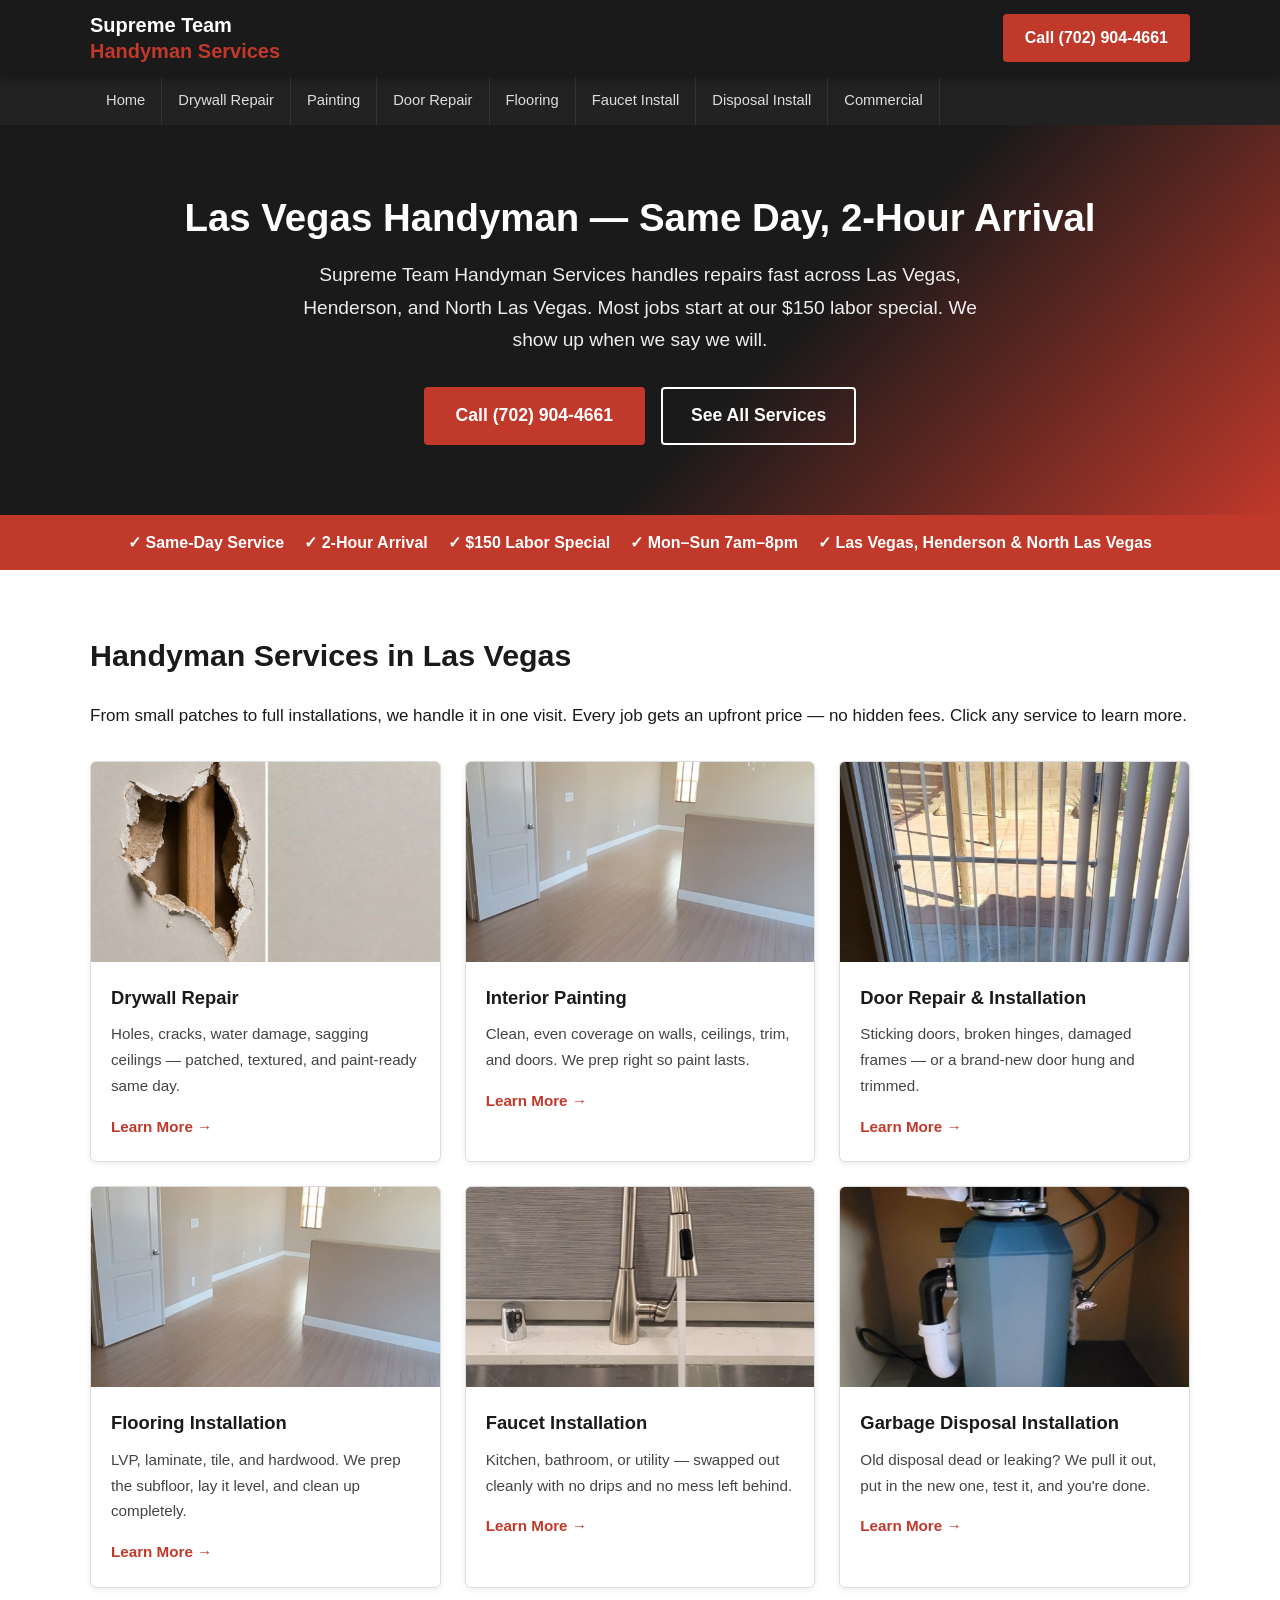
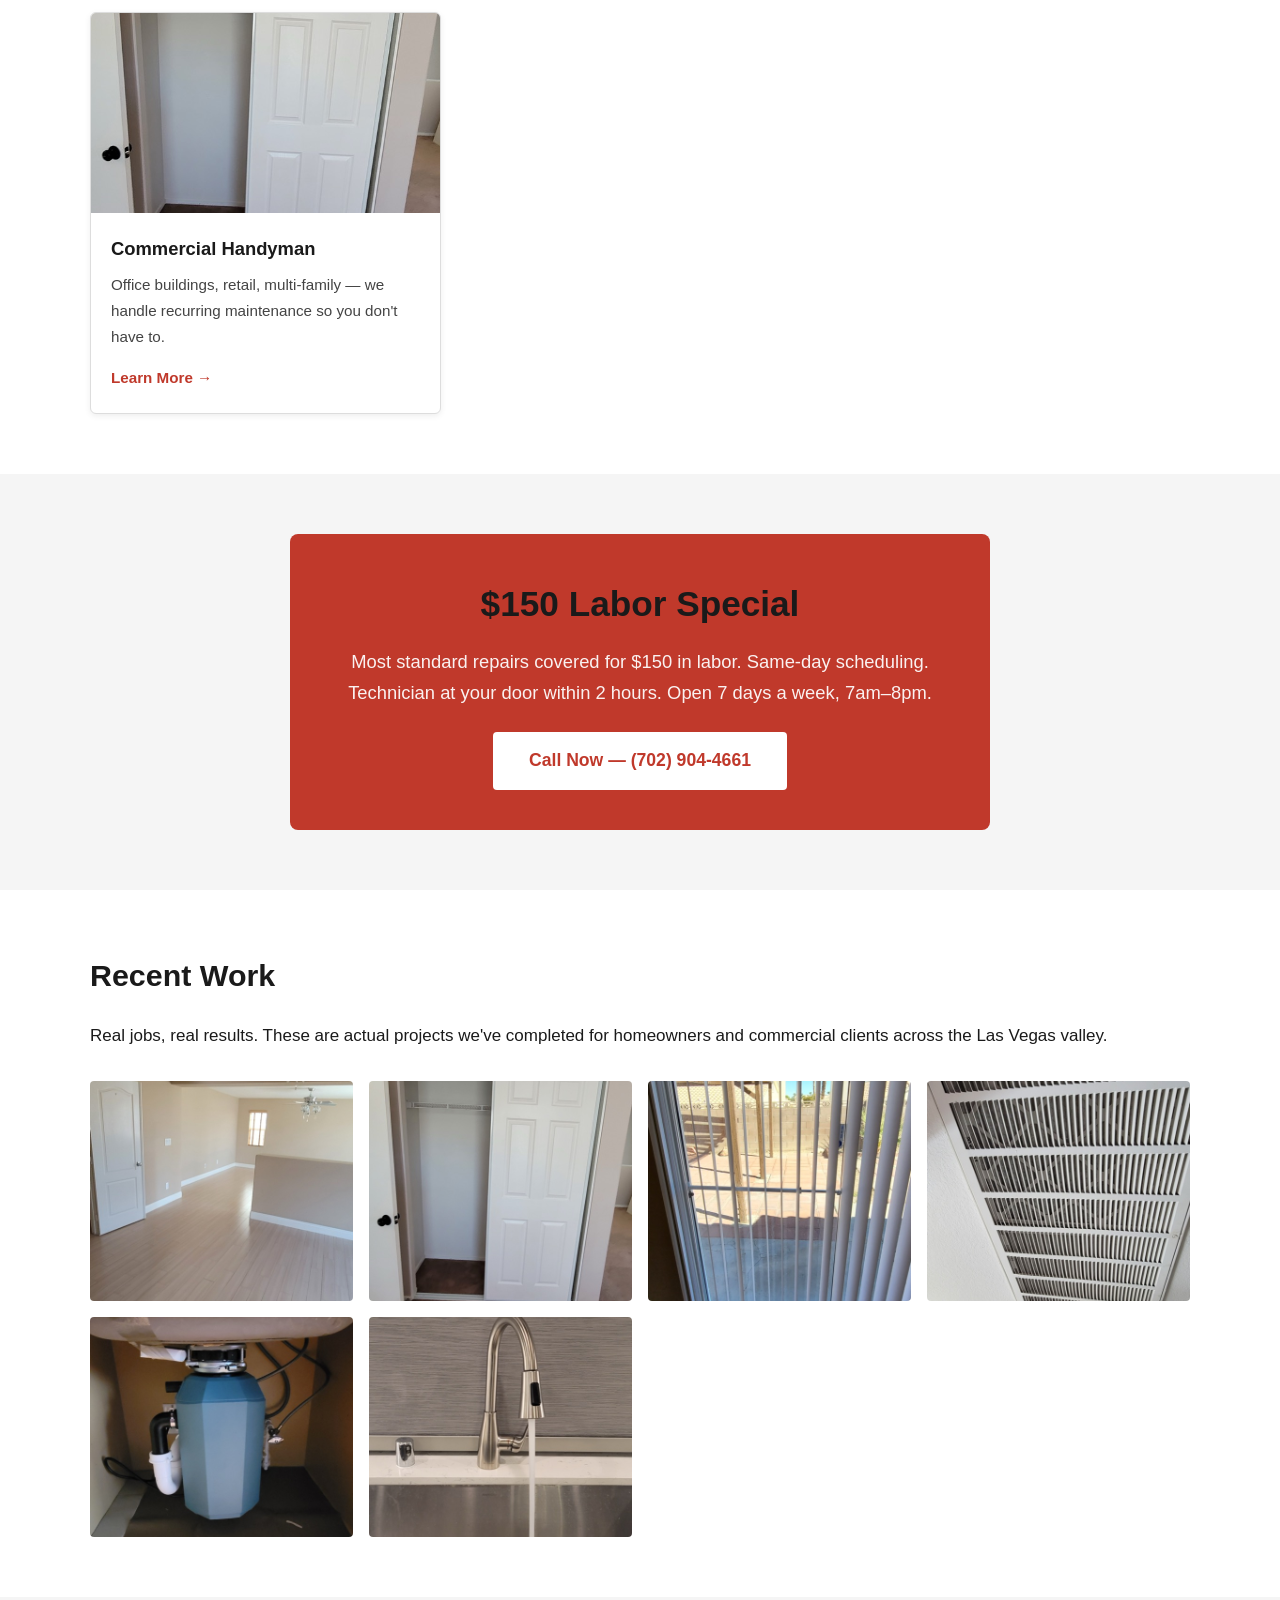
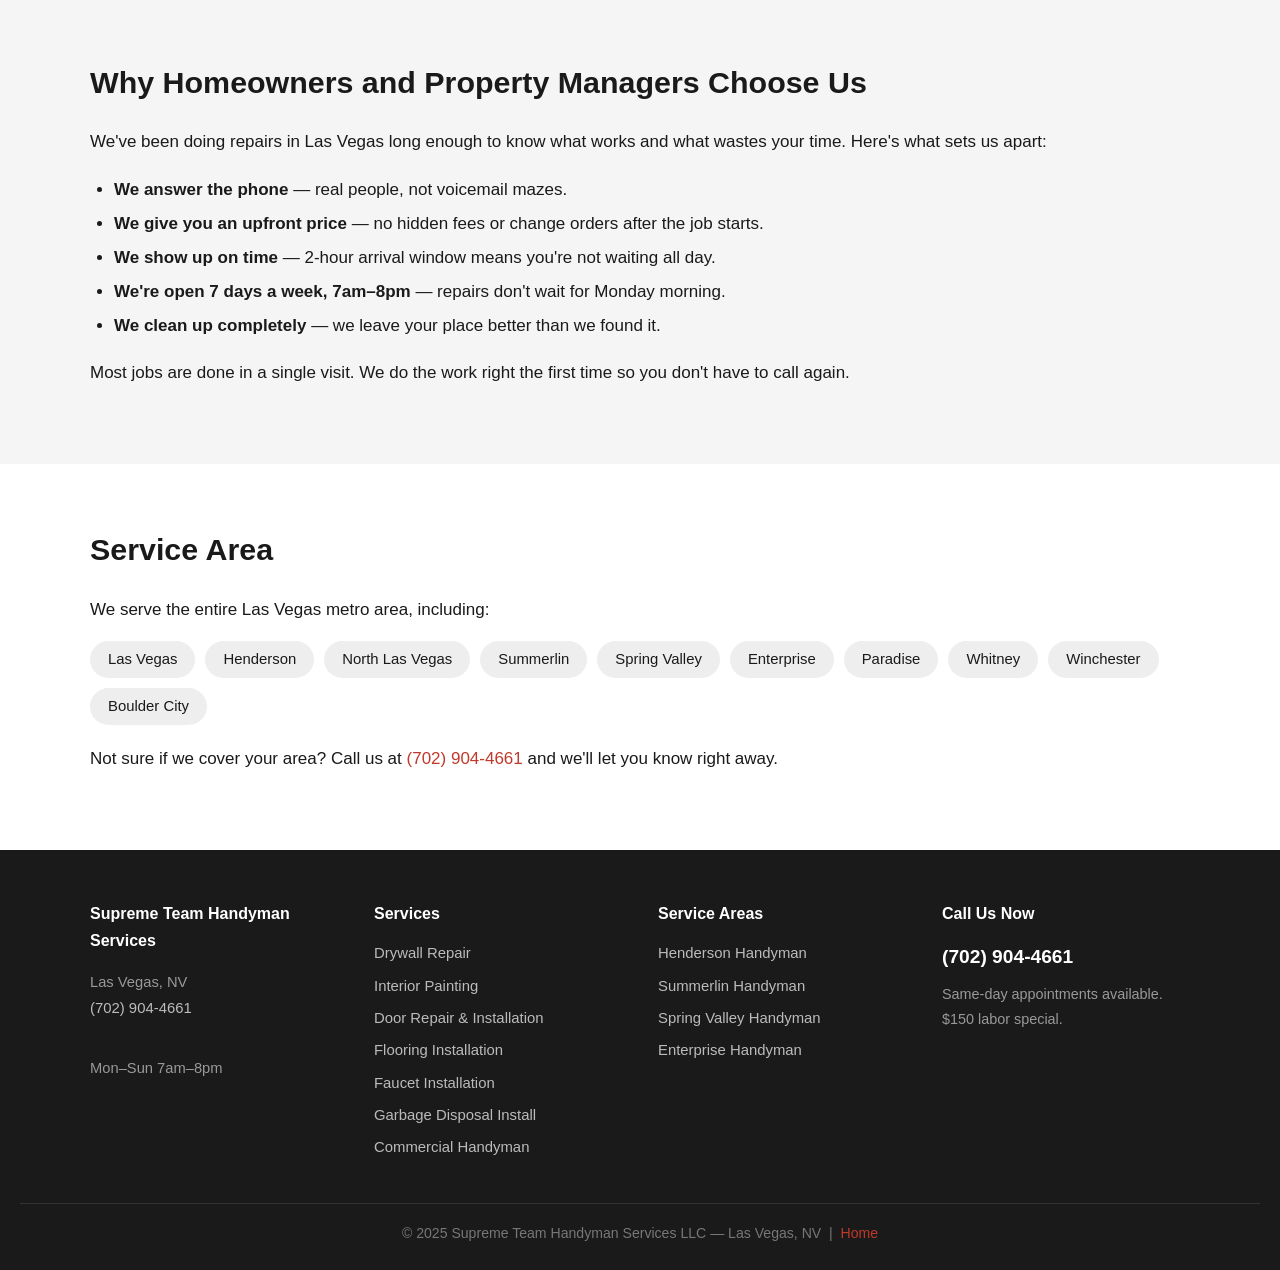
<file: index.html>
<!DOCTYPE html>
<html lang="en">
<head>
<meta charset="UTF-8">
<meta name="viewport" content="width=device-width, initial-scale=1.0">
<title>Las Vegas Handyman | Same-Day Service | Supreme Team</title>
<meta name="description" content="Supreme Team Handyman Services — Las Vegas, Henderson & North Las Vegas. Same-day service, 2-hour arrival, $150 labor special. Call (702) 904-4661.">
<meta name="robots" content="index, follow">
<link rel="canonical" href="https://www.supremeteamhandymanservices.com/">
<link rel="icon" type="image/png" href="/favicon.png">
<link rel="apple-touch-icon" href="/favicon.png">

<!-- Open Graph -->
<meta property="og:type" content="business.business">
<meta property="og:title" content="Supreme Team Handyman Services — Las Vegas, NV">
<meta property="og:description" content="Same-day handyman in Las Vegas. Drywall, painting, doors, flooring, faucets & more. $150 labor special. 2-hour arrival. (702) 904-4661.">
<meta property="og:url" content="https://www.supremeteamhandymanservices.com/">
<meta property="og:locale" content="en_US">

<!-- LocalBusiness JSON-LD -->
<script type="application/ld+json">
{
  "@context": "https://schema.org",
  "@type": "LocalBusiness",
  "name": "Supreme Team Handyman Services",
  "url": "https://www.supremeteamhandymanservices.com",
  "telephone": "(702) 904-4661",
  "email": "supremeteamhandymanservices@gmail.com",
  "description": "Supreme Team Handyman Services provides same-day handyman repairs in Las Vegas, Henderson, and North Las Vegas. $150 labor special, 2-hour arrival.",
  "address": {
    "@type": "PostalAddress",
    "addressLocality": "Las Vegas",
    "addressRegion": "NV",
    "postalCode": "89101",
    "addressCountry": "US"
  },
  "geo": {
    "@type": "GeoCoordinates",
    "latitude": 36.1699,
    "longitude": -115.1398
  },
  "areaServed": [
    {"@type": "City", "name": "Las Vegas"},
    {"@type": "City", "name": "Henderson"},
    {"@type": "City", "name": "North Las Vegas"},
    {"@type": "City", "name": "Summerlin"},
    {"@type": "City", "name": "Spring Valley"},
    {"@type": "City", "name": "Enterprise"}
  ],
  "openingHours": "Mo-Su 07:00-20:00",
  "priceRange": "$$",
  "hasOfferCatalog": {
    "@type": "OfferCatalog",
    "name": "Handyman Services",
    "itemListElement": [
      {"@type": "Offer", "itemOffered": {"@type": "Service", "name": "Drywall Repair"}},
      {"@type": "Offer", "itemOffered": {"@type": "Service", "name": "Interior Painting"}},
      {"@type": "Offer", "itemOffered": {"@type": "Service", "name": "Door Repair & Installation"}},
      {"@type": "Offer", "itemOffered": {"@type": "Service", "name": "Flooring Installation"}},
      {"@type": "Offer", "itemOffered": {"@type": "Service", "name": "Faucet Installation"}},
      {"@type": "Offer", "itemOffered": {"@type": "Service", "name": "Garbage Disposal Installation"}},
      {"@type": "Offer", "itemOffered": {"@type": "Service", "name": "Commercial Building Maintenance"}}
    ]
  }
}
</script>

<style>
  *, *::before, *::after { box-sizing: border-box; margin: 0; padding: 0; }

  :root {
    --red: #c0392b;
    --dark: #1a1a1a;
    --gray: #444;
    --light: #f5f5f5;
    --white: #fff;
    --max: 1100px;
  }

  body {
    font-family: 'Segoe UI', Arial, sans-serif;
    font-size: 17px;
    line-height: 1.7;
    color: var(--dark);
    background: var(--white);
  }

  a { color: var(--red); text-decoration: none; }
  a:hover { text-decoration: underline; }

  /* ── HEADER ── */
  header {
    background: var(--dark);
    color: var(--white);
    padding: 0 20px;
    position: sticky;
    top: 0;
    z-index: 100;
    box-shadow: 0 2px 8px rgba(0,0,0,.4);
  }
  .header-inner {
    max-width: var(--max);
    margin: 0 auto;
    display: flex;
    align-items: center;
    justify-content: space-between;
    flex-wrap: wrap;
    gap: 10px;
    padding: 12px 0;
  }
  .logo {
    font-size: 1.25rem;
    font-weight: 700;
    color: var(--white);
    line-height: 1.3;
  }
  .logo span { color: var(--red); }
  .call-btn {
    background: var(--red);
    color: var(--white) !important;
    padding: 10px 22px;
    border-radius: 4px;
    font-weight: 700;
    font-size: 1rem;
    white-space: nowrap;
  }
  .call-btn:hover { background: #a93226; text-decoration: none; }

  /* ── NAV ── */
  nav { background: #222; }
  .nav-inner {
    max-width: var(--max);
    margin: 0 auto;
    display: flex;
    flex-wrap: wrap;
    gap: 0;
  }
  nav a {
    color: #ddd;
    padding: 12px 16px;
    font-size: 0.92rem;
    display: block;
    border-right: 1px solid #333;
  }
  nav a:hover { background: var(--red); color: var(--white); text-decoration: none; }

  /* ── HERO ── */
  .hero {
    background: linear-gradient(135deg, #1a1a1a 60%, #c0392b 100%);
    color: var(--white);
    padding: 70px 20px;
    text-align: center;
  }
  .hero h1 { font-size: 2.4rem; line-height: 1.2; margin-bottom: 18px; }
  .hero p { font-size: 1.2rem; max-width: 680px; margin: 0 auto 30px; opacity: .92; }
  .hero-btns { display: flex; gap: 16px; justify-content: center; flex-wrap: wrap; }
  .btn-primary {
    background: var(--red);
    color: var(--white);
    padding: 14px 32px;
    border-radius: 4px;
    font-weight: 700;
    font-size: 1.1rem;
  }
  .btn-secondary {
    background: transparent;
    border: 2px solid var(--white);
    color: var(--white);
    padding: 12px 28px;
    border-radius: 4px;
    font-weight: 700;
    font-size: 1.1rem;
  }
  .btn-primary:hover, .btn-secondary:hover { opacity: .85; text-decoration: none; }

  /* ── TRUST BAR ── */
  .trust-bar {
    background: var(--red);
    color: var(--white);
    padding: 14px 20px;
  }
  .trust-inner {
    max-width: var(--max);
    margin: 0 auto;
    display: flex;
    flex-wrap: wrap;
    gap: 20px;
    justify-content: center;
    font-weight: 600;
    font-size: 1rem;
  }
  .trust-inner span::before { content: "✓ "; }

  /* ── SECTIONS ── */
  section { padding: 60px 20px; }
  .section-inner { max-width: var(--max); margin: 0 auto; }
  section h2 { font-size: 1.9rem; margin-bottom: 20px; color: var(--dark); }
  section p { margin-bottom: 16px; }
  .bg-light { background: var(--light); }

  /* ── SERVICES GRID ── */
  .services-grid {
    display: grid;
    grid-template-columns: repeat(auto-fill, minmax(280px, 1fr));
    gap: 24px;
    margin-top: 30px;
  }
  .service-card {
    background: var(--white);
    border: 1px solid #ddd;
    border-radius: 6px;
    overflow: hidden;
    box-shadow: 0 2px 6px rgba(0,0,0,.07);
    transition: box-shadow .2s;
  }
  .service-card:hover { box-shadow: 0 6px 18px rgba(0,0,0,.13); }
  .service-photo {
    width: 100%;
    height: 200px;
    object-fit: cover;
    display: block;
    background: #ccc;
  }
  .service-photo-placeholder {
    width: 100%;
    height: 200px;
    background: #e0e0e0;
    display: flex;
    align-items: center;
    justify-content: center;
    color: #888;
    font-size: 0.85rem;
    text-align: center;
    padding: 10px;
  }
  .card-body { padding: 20px; }
  .card-body h3 { font-size: 1.15rem; margin-bottom: 8px; color: var(--dark); }
  .card-body p { font-size: 0.95rem; color: var(--gray); margin-bottom: 14px; }
  .card-link {
    color: var(--red);
    font-weight: 600;
    font-size: 0.95rem;
  }

  /* ── OFFER BOX ── */
  .offer-box {
    background: var(--red);
    color: var(--white);
    border-radius: 8px;
    padding: 40px 36px;
    text-align: center;
    max-width: 700px;
    margin: 0 auto;
  }
  .offer-box h2 { font-size: 2.2rem; margin-bottom: 12px; }
  .offer-box p { font-size: 1.15rem; margin-bottom: 24px; opacity: .93; }
  .offer-box a {
    background: var(--white);
    color: var(--red);
    padding: 14px 36px;
    border-radius: 4px;
    font-weight: 700;
    font-size: 1.1rem;
    display: inline-block;
  }
  .offer-box a:hover { opacity: .9; text-decoration: none; }

  /* ── PHOTO GALLERY ── */
  .photo-grid {
    display: grid;
    grid-template-columns: repeat(auto-fill, minmax(260px, 1fr));
    gap: 16px;
    margin-top: 30px;
  }
  .photo-grid img {
    width: 100%;
    height: 220px;
    object-fit: cover;
    border-radius: 4px;
    display: block;
  }
  .photo-placeholder {
    width: 100%;
    height: 220px;
    background: #ddd;
    display: flex;
    align-items: center;
    justify-content: center;
    color: #888;
    font-size: 0.85rem;
    border-radius: 4px;
    text-align: center;
    padding: 10px;
  }

  /* ── SERVICE AREA ── */
  .area-list {
    display: flex;
    flex-wrap: wrap;
    gap: 10px;
    margin-top: 16px;
  }
  .area-tag {
    background: #eee;
    border-radius: 20px;
    padding: 6px 18px;
    font-size: 0.93rem;
    color: var(--dark);
  }

  /* ── FOOTER ── */
  footer {
    background: var(--dark);
    color: #bbb;
    padding: 50px 20px 24px;
  }
  .footer-inner {
    max-width: var(--max);
    margin: 0 auto;
    display: grid;
    grid-template-columns: repeat(auto-fill, minmax(220px, 1fr));
    gap: 36px;
    margin-bottom: 36px;
  }
  .footer-col h4 { color: var(--white); font-size: 1rem; margin-bottom: 14px; }
  .footer-col a { color: #bbb; display: block; margin-bottom: 7px; font-size: 0.93rem; }
  .footer-col a:hover { color: var(--white); text-decoration: none; }
  .footer-bottom {
    border-top: 1px solid #333;
    padding-top: 18px;
    text-align: center;
    font-size: 0.88rem;
    color: #777;
  }

  /* ── RESPONSIVE ── */
  @media (max-width: 600px) {
    .hero h1 { font-size: 1.7rem; }
    .hero p { font-size: 1rem; }
    nav a { padding: 10px 12px; font-size: 0.85rem; }
    .offer-box h2 { font-size: 1.6rem; }
  }
</style>
</head>
<body>

<!-- HEADER -->
<header>
  <div class="header-inner">
    <div class="logo">
      Supreme Team<br><span>Handyman Services</span>
    </div>
    <a class="call-btn" href="tel:7029044661">Call (702) 904-4661</a>
  </div>
</header>

<!-- NAV -->
<nav aria-label="Services navigation">
  <div class="nav-inner">
    <a href="/">Home</a>
    <a href="/drywall-repair-las-vegas">Drywall Repair</a>
    <a href="/interior-painting-las-vegas">Painting</a>
    <a href="/door-repair-las-vegas">Door Repair</a>
    <a href="/flooring-las-vegas">Flooring</a>
    <a href="/faucet-installation-las-vegas">Faucet Install</a>
    <a href="/garbage-disposal-las-vegas">Disposal Install</a>
    <a href="/commercial-handyman-las-vegas">Commercial</a>
  </div>
</nav>

<!-- HERO -->
<section class="hero">
  <h1>Las Vegas Handyman — Same Day, 2-Hour Arrival</h1>
  <p>Supreme Team Handyman Services handles repairs fast across Las Vegas, Henderson, and North Las Vegas. Most jobs start at our $150 labor special. We show up when we say we will.</p>
  <div class="hero-btns">
    <a class="btn-primary" href="tel:7029044661">Call (702) 904-4661</a>
    <a class="btn-secondary" href="#services">See All Services</a>
  </div>
</section>

<!-- TRUST BAR -->
<div class="trust-bar">
  <div class="trust-inner">
    <span>Same-Day Service</span>
    <span>2-Hour Arrival</span>
    <span>$150 Labor Special</span>
    <span>Mon–Sun 7am–8pm</span>
    <span>Las Vegas, Henderson & North Las Vegas</span>
  </div>
</div>

<!-- SERVICES -->
<section id="services">
  <div class="section-inner">
    <h2>Handyman Services in Las Vegas</h2>
    <p>From small patches to full installations, we handle it in one visit. Every job gets an upfront price — no hidden fees. Click any service to learn more.</p>

    <div class="services-grid">

      <div class="service-card">
        <img src="/images/job-drywall-before-after.png" alt="Drywall repair in Las Vegas — before and after" class="service-photo" loading="lazy">
        <div class="card-body">
          <h3>Drywall Repair</h3>
          <p>Holes, cracks, water damage, sagging ceilings — patched, textured, and paint-ready same day.</p>
          <a class="card-link" href="/drywall-repair-las-vegas">Learn More →</a>
        </div>
      </div>

      <div class="service-card">
        <img src="/images/job-flooring-living-room.jpg" alt="Finished flooring and interior work in Las Vegas home" class="service-photo" loading="lazy">
        <div class="card-body">
          <h3>Interior Painting</h3>
          <p>Clean, even coverage on walls, ceilings, trim, and doors. We prep right so paint lasts.</p>
          <a class="card-link" href="/interior-painting-las-vegas">Learn More →</a>
        </div>
      </div>

      <div class="service-card">
        <img src="/images/job-sliding-door-blinds.jpg" alt="Sliding door installation in Las Vegas" class="service-photo" loading="lazy">
        <div class="card-body">
          <h3>Door Repair &amp; Installation</h3>
          <p>Sticking doors, broken hinges, damaged frames — or a brand-new door hung and trimmed.</p>
          <a class="card-link" href="/door-repair-las-vegas">Learn More →</a>
        </div>
      </div>

      <div class="service-card">
        <img src="/images/job-flooring-living-room.jpg" alt="Laminate flooring installation in Las Vegas living room" class="service-photo" loading="lazy">
        <div class="card-body">
          <h3>Flooring Installation</h3>
          <p>LVP, laminate, tile, and hardwood. We prep the subfloor, lay it level, and clean up completely.</p>
          <a class="card-link" href="/flooring-las-vegas">Learn More →</a>
        </div>
      </div>

      <div class="service-card">
        <img src="/images/job-kitchen-faucet.jpg" alt="Faucet installation in Las Vegas home" class="service-photo" loading="lazy">
        <div class="card-body">
          <h3>Faucet Installation</h3>
          <p>Kitchen, bathroom, or utility — swapped out cleanly with no drips and no mess left behind.</p>
          <a class="card-link" href="/faucet-installation-las-vegas">Learn More →</a>
        </div>
      </div>

      <div class="service-card">
        <img src="/images/job-disposal-install.jpg" alt="Garbage disposal installation in Las Vegas home" class="service-photo" loading="lazy">
        <div class="card-body">
          <h3>Garbage Disposal Installation</h3>
          <p>Old disposal dead or leaking? We pull it out, put in the new one, test it, and you're done.</p>
          <a class="card-link" href="/garbage-disposal-las-vegas">Learn More →</a>
        </div>
      </div>

      <div class="service-card">
        <img src="/images/job-closet-sliding-doors.jpg" alt="Commercial property handyman work in Las Vegas" class="service-photo" loading="lazy">
        <div class="card-body">
          <h3>Commercial Handyman</h3>
          <p>Office buildings, retail, multi-family — we handle recurring maintenance so you don't have to.</p>
          <a class="card-link" href="/commercial-handyman-las-vegas">Learn More →</a>
        </div>
      </div>

    </div>
  </div>
</section>

<!-- OFFER -->
<section class="bg-light">
  <div class="section-inner">
    <div class="offer-box">
      <h2>$150 Labor Special</h2>
      <p>Most standard repairs covered for $150 in labor. Same-day scheduling. Technician at your door within 2 hours. Open 7 days a week, 7am–8pm.</p>
      <a href="tel:7029044661">Call Now — (702) 904-4661</a>
    </div>
  </div>
</section>

<!-- JOB PHOTOS -->
<section>
  <div class="section-inner">
    <h2>Recent Work</h2>
    <p>Real jobs, real results. These are actual projects we've completed for homeowners and commercial clients across the Las Vegas valley.</p>
    <div class="photo-grid">
      <img src="/images/job-flooring-living-room.jpg" alt="Flooring installation completed in Las Vegas home" loading="lazy">
      <img src="/images/job-closet-sliding-doors.jpg" alt="Closet sliding door installation in Las Vegas" loading="lazy">
      <img src="/images/job-sliding-door-blinds.jpg" alt="Sliding glass door with blinds — Las Vegas handyman job" loading="lazy">
      <img src="/images/job-hvac-vent-ceiling.jpg" alt="Ceiling vent installation — Las Vegas handyman service" loading="lazy">
      <img src="/images/job-disposal-install.jpg" alt="Garbage disposal installed under sink — Las Vegas handyman" loading="lazy">
      <img src="/images/job-kitchen-faucet.jpg" alt="Kitchen faucet installation in Las Vegas home" loading="lazy">
    </div>
  </div>
</section>

<!-- WHY US -->
<section class="bg-light">
  <div class="section-inner">
    <h2>Why Homeowners and Property Managers Choose Us</h2>
    <p>We've been doing repairs in Las Vegas long enough to know what works and what wastes your time. Here's what sets us apart:</p>
    <ul style="margin: 16px 0 16px 24px; line-height: 2;">
      <li><strong>We answer the phone</strong> — real people, not voicemail mazes.</li>
      <li><strong>We give you an upfront price</strong> — no hidden fees or change orders after the job starts.</li>
      <li><strong>We show up on time</strong> — 2-hour arrival window means you're not waiting all day.</li>
      <li><strong>We're open 7 days a week, 7am–8pm</strong> — repairs don't wait for Monday morning.</li>
      <li><strong>We clean up completely</strong> — we leave your place better than we found it.</li>
    </ul>
    <p>Most jobs are done in a single visit. We do the work right the first time so you don't have to call again.</p>
  </div>
</section>

<!-- SERVICE AREA -->
<section>
  <div class="section-inner">
    <h2>Service Area</h2>
    <p>We serve the entire Las Vegas metro area, including:</p>
    <div class="area-list">
      <span class="area-tag">Las Vegas</span>
      <span class="area-tag">Henderson</span>
      <span class="area-tag">North Las Vegas</span>
      <span class="area-tag">Summerlin</span>
      <span class="area-tag">Spring Valley</span>
      <span class="area-tag">Enterprise</span>
      <span class="area-tag">Paradise</span>
      <span class="area-tag">Whitney</span>
      <span class="area-tag">Winchester</span>
      <span class="area-tag">Boulder City</span>
    </div>
    <p style="margin-top: 20px;">Not sure if we cover your area? Call us at <a href="tel:7029044661">(702) 904-4661</a> and we'll let you know right away.</p>
  </div>
</section>

<!-- FOOTER -->
<footer>
  <div class="footer-inner">
    <div class="footer-col">
      <h4>Supreme Team Handyman Services</h4>
      <p style="font-size:.92rem; color:#999; line-height:1.8;">
        Las Vegas, NV<br>
        <a href="tel:7029044661">(702) 904-4661</a><br>
        Mon–Sun 7am–8pm
      </p>
    </div>
    <div class="footer-col">
      <h4>Services</h4>
      <a href="/drywall-repair-las-vegas">Drywall Repair</a>
      <a href="/interior-painting-las-vegas">Interior Painting</a>
      <a href="/door-repair-las-vegas">Door Repair &amp; Installation</a>
      <a href="/flooring-las-vegas">Flooring Installation</a>
      <a href="/faucet-installation-las-vegas">Faucet Installation</a>
      <a href="/garbage-disposal-las-vegas">Garbage Disposal Install</a>
      <a href="/commercial-handyman-las-vegas">Commercial Handyman</a>
    </div>
    <div class="footer-col">
      <h4>Service Areas</h4>
      <a href="/henderson-handyman">Henderson Handyman</a>
      <a href="/summerlin-handyman">Summerlin Handyman</a>
      <a href="/spring-valley-handyman">Spring Valley Handyman</a>
      <a href="/enterprise-nv-handyman">Enterprise Handyman</a>
    </div>
    <div class="footer-col">
      <h4>Call Us Now</h4>
      <a href="tel:7029044661" style="font-size:1.2rem; font-weight:700; color:#fff;">(702) 904-4661</a>
      <p style="font-size:.9rem; color:#999; margin-top:8px;">Same-day appointments available.<br>$150 labor special.</p>
    </div>
  </div>
  <div class="footer-bottom">
    <p>&copy; 2025 Supreme Team Handyman Services LLC — Las Vegas, NV &nbsp;|&nbsp; <a href="/">Home</a></p>
  </div>
</footer>

</body>
</html>
</file>
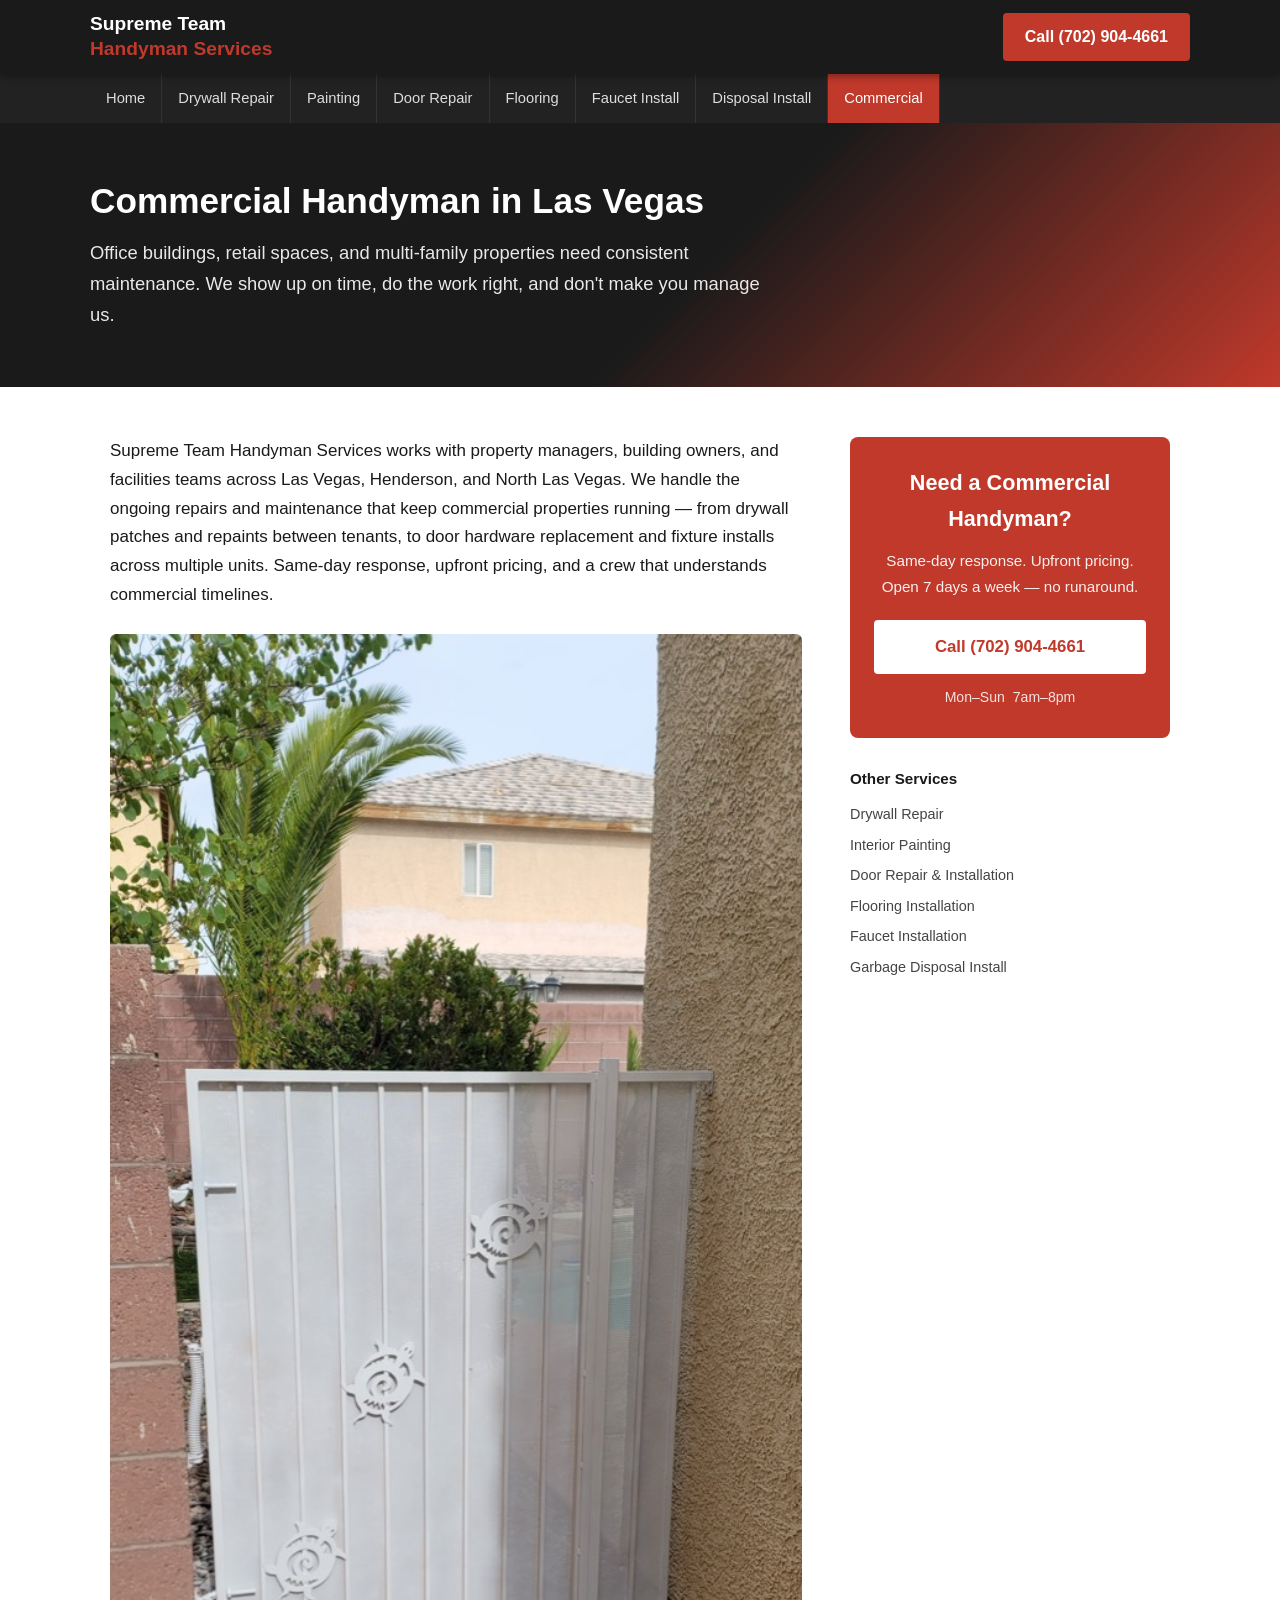
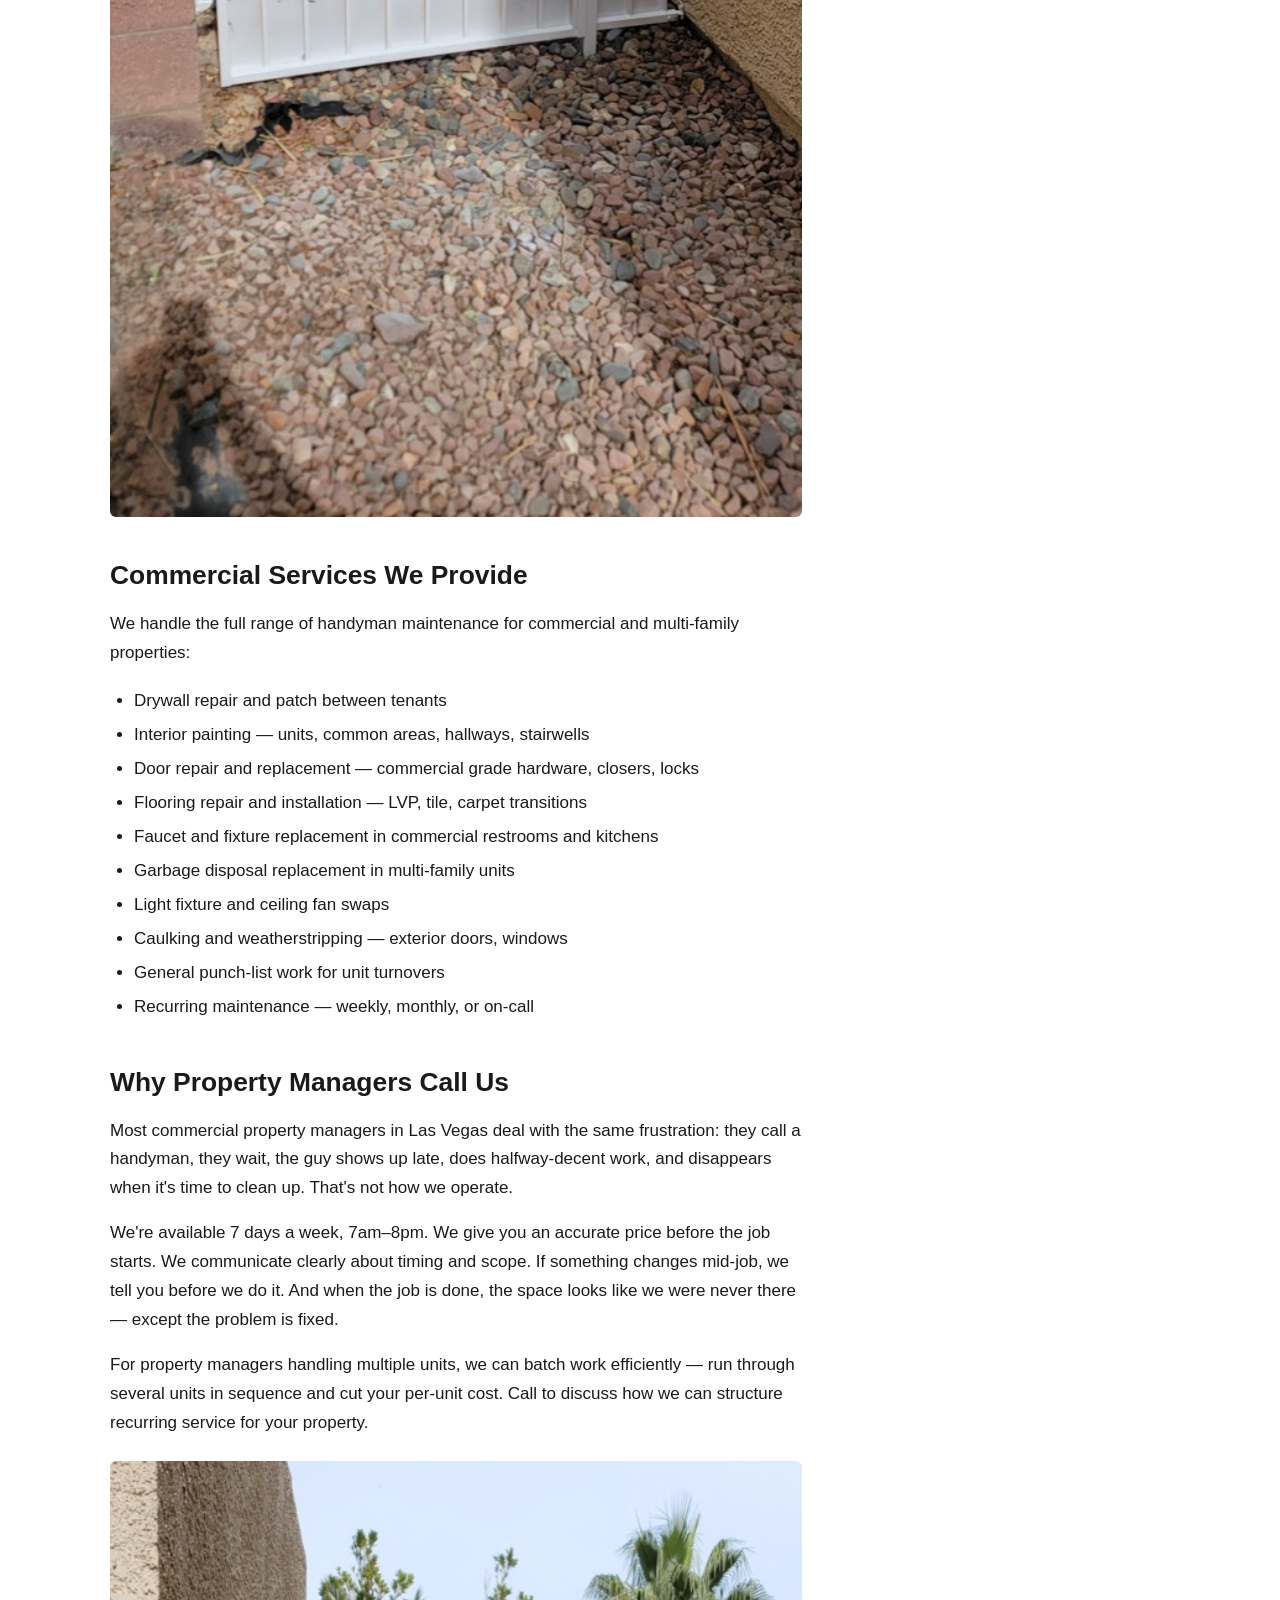
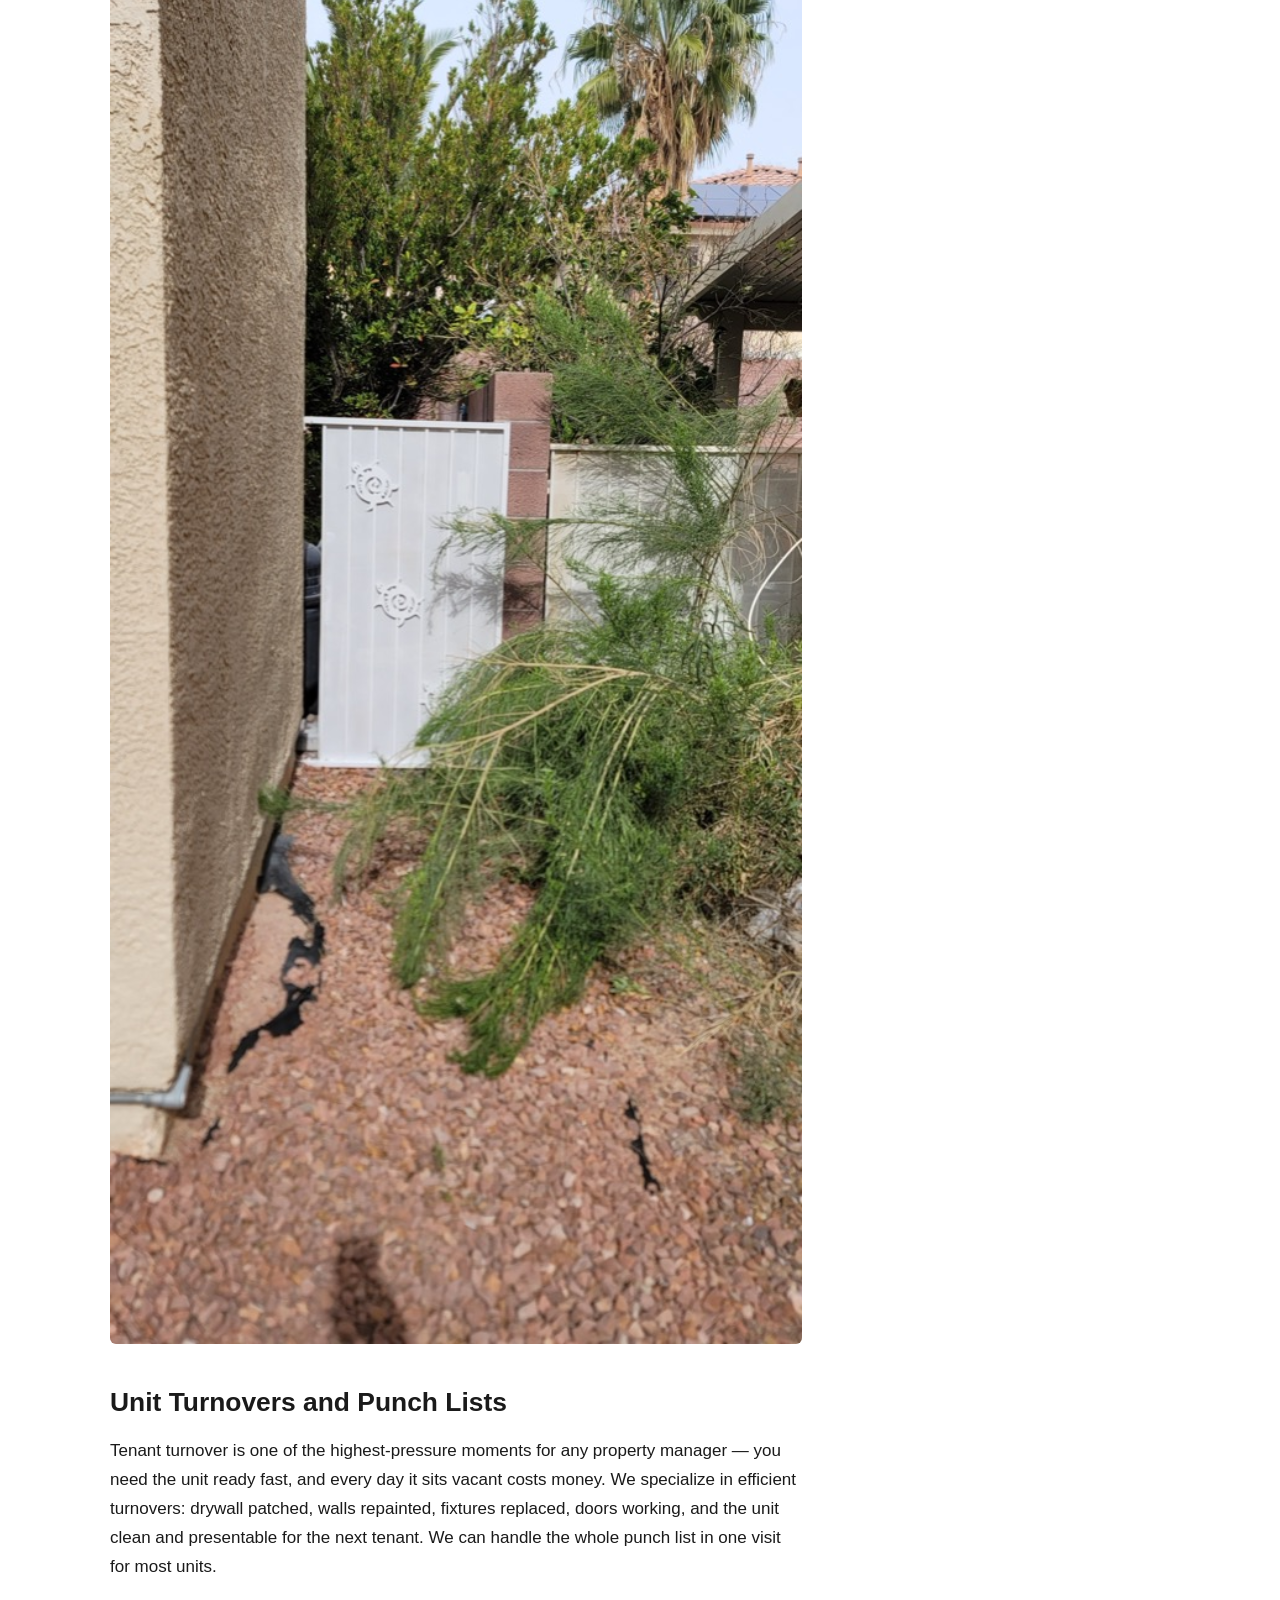
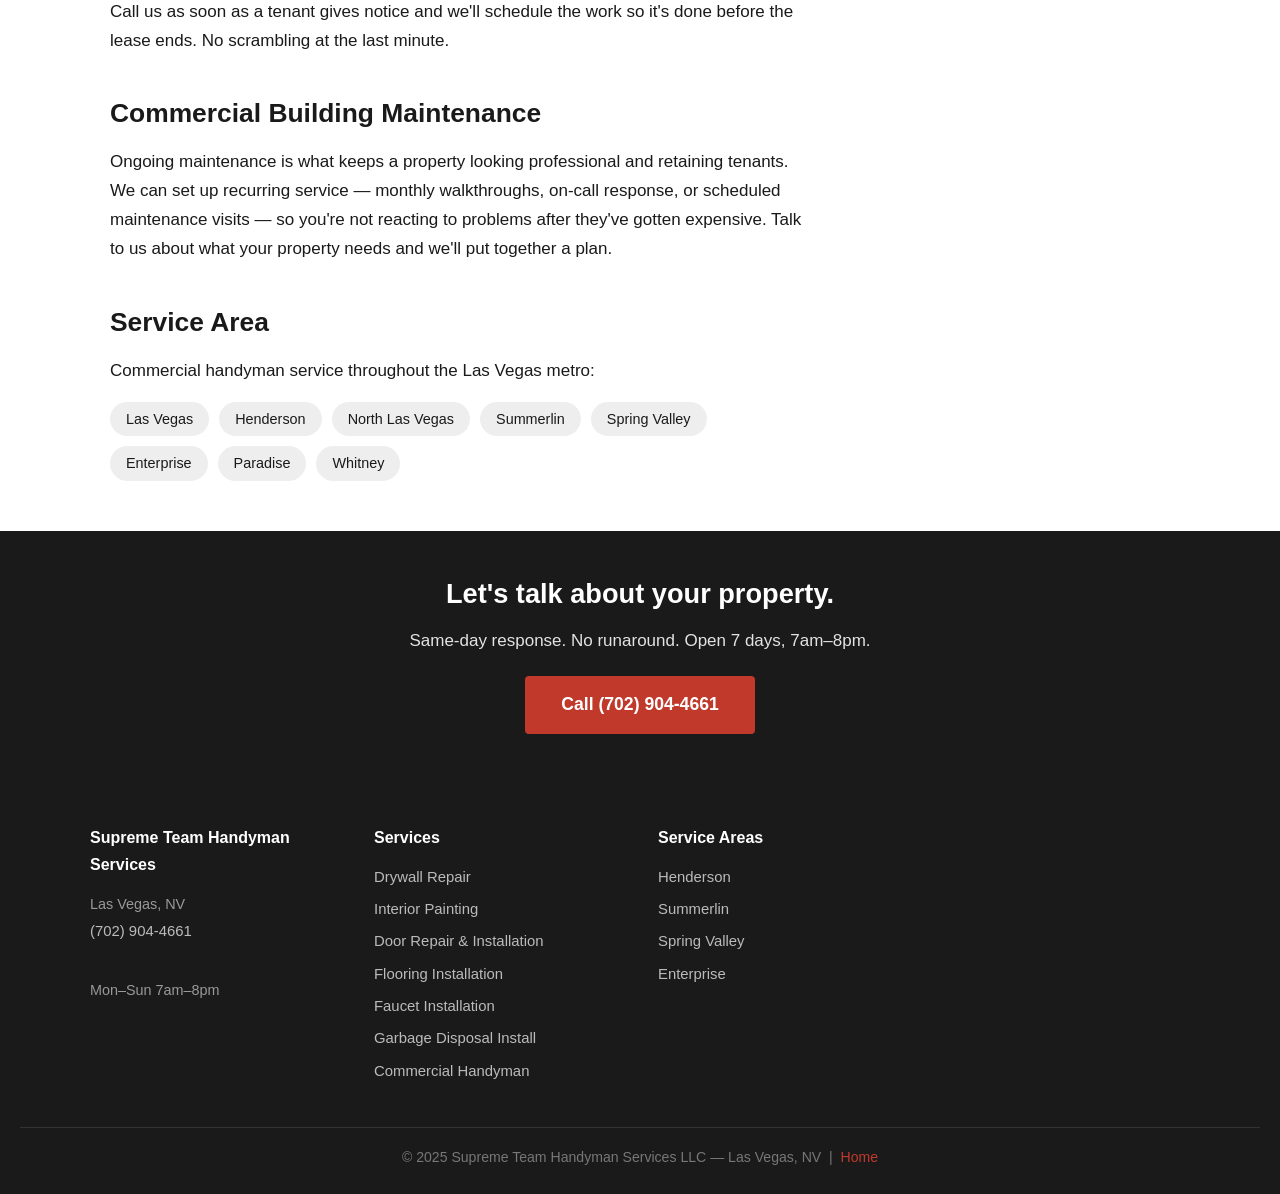
<file: commercial-handyman-las-vegas/index.html>
<!DOCTYPE html>
<html lang="en">
<head>
<meta charset="UTF-8">
<meta name="viewport" content="width=device-width, initial-scale=1.0">
<title>Commercial Handyman in Las Vegas | Supreme Team</title>
<meta name="description" content="Commercial handyman in Las Vegas — office buildings, retail, multi-family maintenance. Same-day service, reliable crews, upfront pricing. Call (702) 904-4661.">
<meta name="robots" content="index, follow">
<link rel="canonical" href="https://www.supremeteamhandymanservices.com/commercial-handyman-las-vegas">
<link rel="icon" type="image/png" href="/favicon.png">
<link rel="stylesheet" href="/style.css">
<script type="application/ld+json">
{
  "@context": "https://schema.org",
  "@type": "Service",
  "name": "Commercial Handyman Las Vegas",
  "provider": {
    "@type": "LocalBusiness",
    "name": "Supreme Team Handyman Services",
    "telephone": "(702) 904-4661",
    "address": {"@type": "PostalAddress", "addressLocality": "Las Vegas", "addressRegion": "NV", "addressCountry": "US"},
    "openingHours": "Mo-Su 07:00-20:00",
    "priceRange": "$$"
  },
  "areaServed": ["Las Vegas", "Henderson", "North Las Vegas"],
  "description": "Commercial handyman services in Las Vegas — office, retail, multi-family, building maintenance. Same-day service, reliable and upfront."
}
</script>
</head>
<body>

<header>
  <div class="header-inner">
    <div class="logo"><a href="/" style="color:#fff;">Supreme Team<br><span>Handyman Services</span></a></div>
    <a class="call-btn" href="tel:7029044661">Call (702) 904-4661</a>
  </div>
</header>

<nav aria-label="Services navigation">
  <div class="nav-inner">
    <a href="/">Home</a>
    <a href="/drywall-repair-las-vegas">Drywall Repair</a>
    <a href="/interior-painting-las-vegas">Painting</a>
    <a href="/door-repair-las-vegas">Door Repair</a>
    <a href="/flooring-las-vegas">Flooring</a>
    <a href="/faucet-installation-las-vegas">Faucet Install</a>
    <a href="/garbage-disposal-las-vegas">Disposal Install</a>
    <a href="/commercial-handyman-las-vegas" class="active">Commercial</a>
  </div>
</nav>

<div class="page-hero">
  <div class="page-hero-inner">
    <h1>Commercial Handyman in Las Vegas</h1>
    <p class="tagline">Office buildings, retail spaces, and multi-family properties need consistent maintenance. We show up on time, do the work right, and don't make you manage us.</p>
  </div>
</div>

<div class="content-wrap">
  <article>

    <p>Supreme Team Handyman Services works with property managers, building owners, and facilities teams across Las Vegas, Henderson, and North Las Vegas. We handle the ongoing repairs and maintenance that keep commercial properties running — from drywall patches and repaints between tenants, to door hardware replacement and fixture installs across multiple units. Same-day response, upfront pricing, and a crew that understands commercial timelines.</p>

    <img src="/images/job-gate-after.jpg" alt="Exterior gate and fence repair in Las Vegas — commercial handyman" loading="lazy">

    <h2>Commercial Services We Provide</h2>
    <p>We handle the full range of handyman maintenance for commercial and multi-family properties:</p>
    <ul>
      <li>Drywall repair and patch between tenants</li>
      <li>Interior painting — units, common areas, hallways, stairwells</li>
      <li>Door repair and replacement — commercial grade hardware, closers, locks</li>
      <li>Flooring repair and installation — LVP, tile, carpet transitions</li>
      <li>Faucet and fixture replacement in commercial restrooms and kitchens</li>
      <li>Garbage disposal replacement in multi-family units</li>
      <li>Light fixture and ceiling fan swaps</li>
      <li>Caulking and weatherstripping — exterior doors, windows</li>
      <li>General punch-list work for unit turnovers</li>
      <li>Recurring maintenance — weekly, monthly, or on-call</li>
    </ul>

    <h2>Why Property Managers Call Us</h2>
    <p>Most commercial property managers in Las Vegas deal with the same frustration: they call a handyman, they wait, the guy shows up late, does halfway-decent work, and disappears when it's time to clean up. That's not how we operate.</p>
    <p>We're available 7 days a week, 7am–8pm. We give you an accurate price before the job starts. We communicate clearly about timing and scope. If something changes mid-job, we tell you before we do it. And when the job is done, the space looks like we were never there — except the problem is fixed.</p>
    <p>For property managers handling multiple units, we can batch work efficiently — run through several units in sequence and cut your per-unit cost. Call to discuss how we can structure recurring service for your property.</p>

    <img src="/images/job-gate-before.jpg" alt="Before shot — gate repair and exterior work in Las Vegas" loading="lazy">

    <h2>Unit Turnovers and Punch Lists</h2>
    <p>Tenant turnover is one of the highest-pressure moments for any property manager — you need the unit ready fast, and every day it sits vacant costs money. We specialize in efficient turnovers: drywall patched, walls repainted, fixtures replaced, doors working, and the unit clean and presentable for the next tenant. We can handle the whole punch list in one visit for most units.</p>
    <p>Call us as soon as a tenant gives notice and we'll schedule the work so it's done before the lease ends. No scrambling at the last minute.</p>

    <h2>Commercial Building Maintenance</h2>
    <p>Ongoing maintenance is what keeps a property looking professional and retaining tenants. We can set up recurring service — monthly walkthroughs, on-call response, or scheduled maintenance visits — so you're not reacting to problems after they've gotten expensive. Talk to us about what your property needs and we'll put together a plan.</p>

    <h2>Service Area</h2>
    <p>Commercial handyman service throughout the Las Vegas metro:</p>
    <div class="area-list">
      <span class="area-tag">Las Vegas</span>
      <span class="area-tag">Henderson</span>
      <span class="area-tag">North Las Vegas</span>
      <span class="area-tag">Summerlin</span>
      <span class="area-tag">Spring Valley</span>
      <span class="area-tag">Enterprise</span>
      <span class="area-tag">Paradise</span>
      <span class="area-tag">Whitney</span>
    </div>

  </article>

  <aside class="sidebar">
    <div class="sidebar-card">
      <h3>Need a Commercial Handyman?</h3>
      <p>Same-day response. Upfront pricing. Open 7 days a week — no runaround.</p>
      <a class="cta" href="tel:7029044661">Call (702) 904-4661</a>
      <div class="hours">Mon–Sun &nbsp;7am–8pm</div>
    </div>
    <div class="sidebar-links">
      <h4>Other Services</h4>
      <a href="/drywall-repair-las-vegas">Drywall Repair</a>
      <a href="/interior-painting-las-vegas">Interior Painting</a>
      <a href="/door-repair-las-vegas">Door Repair &amp; Installation</a>
      <a href="/flooring-las-vegas">Flooring Installation</a>
      <a href="/faucet-installation-las-vegas">Faucet Installation</a>
      <a href="/garbage-disposal-las-vegas">Garbage Disposal Install</a>
    </div>
  </aside>
</div>

<div class="cta-strip">
  <h2>Let's talk about your property.</h2>
  <p>Same-day response. No runaround. Open 7 days, 7am–8pm.</p>
  <a href="tel:7029044661">Call (702) 904-4661</a>
</div>

<footer>
  <div class="footer-inner">
    <div class="footer-col">
      <h4>Supreme Team Handyman Services</h4>
      <p style="font-size:.9rem;color:#999;line-height:1.8;">Las Vegas, NV<br><a href="tel:7029044661">(702) 904-4661</a><br>Mon–Sun 7am–8pm</p>
    </div>
    <div class="footer-col">
      <h4>Services</h4>
      <a href="/drywall-repair-las-vegas">Drywall Repair</a>
      <a href="/interior-painting-las-vegas">Interior Painting</a>
      <a href="/door-repair-las-vegas">Door Repair &amp; Installation</a>
      <a href="/flooring-las-vegas">Flooring Installation</a>
      <a href="/faucet-installation-las-vegas">Faucet Installation</a>
      <a href="/garbage-disposal-las-vegas">Garbage Disposal Install</a>
      <a href="/commercial-handyman-las-vegas">Commercial Handyman</a>
    </div>
    <div class="footer-col">
      <h4>Service Areas</h4>
      <a href="/henderson-handyman">Henderson</a>
      <a href="/summerlin-handyman">Summerlin</a>
      <a href="/spring-valley-handyman">Spring Valley</a>
      <a href="/enterprise-nv-handyman">Enterprise</a>
    </div>
  </div>
  <div class="footer-bottom">
    <p>&copy; 2025 Supreme Team Handyman Services LLC — Las Vegas, NV &nbsp;|&nbsp; <a href="/">Home</a></p>
  </div>
</footer>

</body>
</html>
</file>
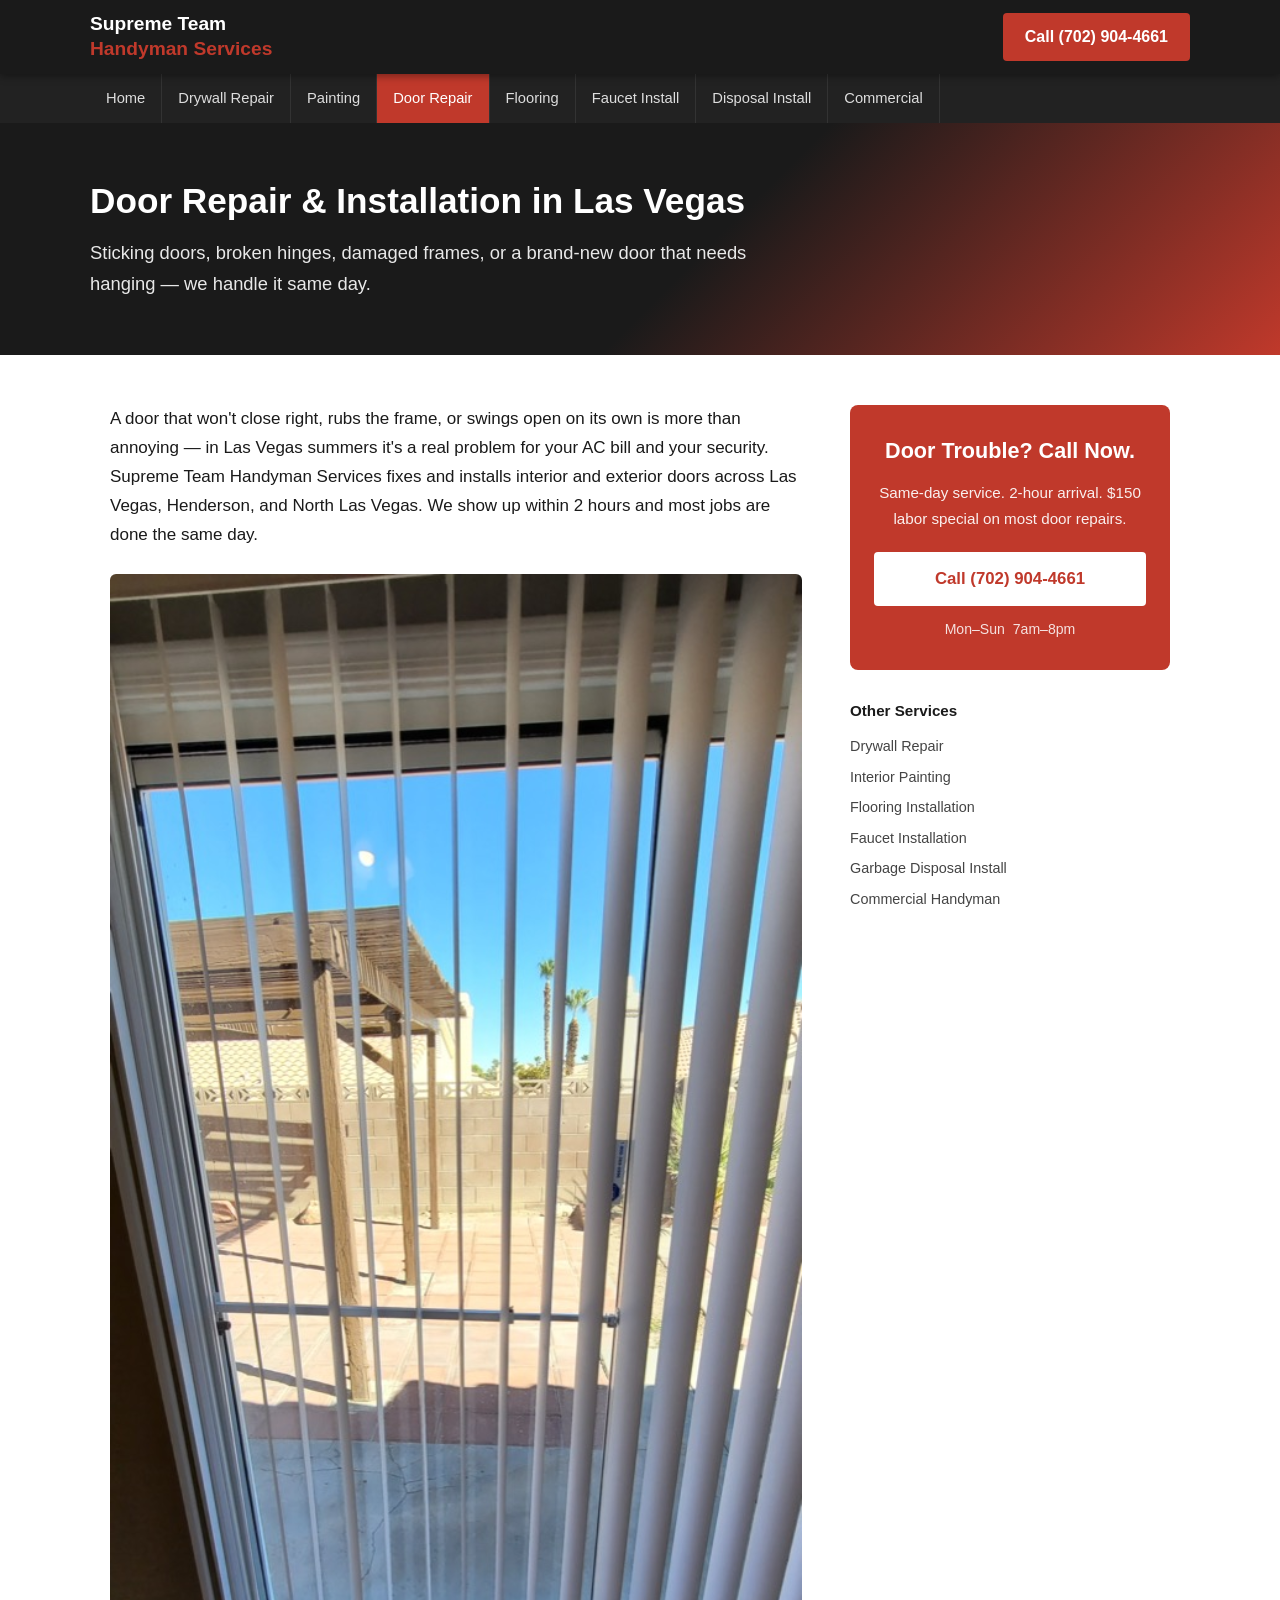
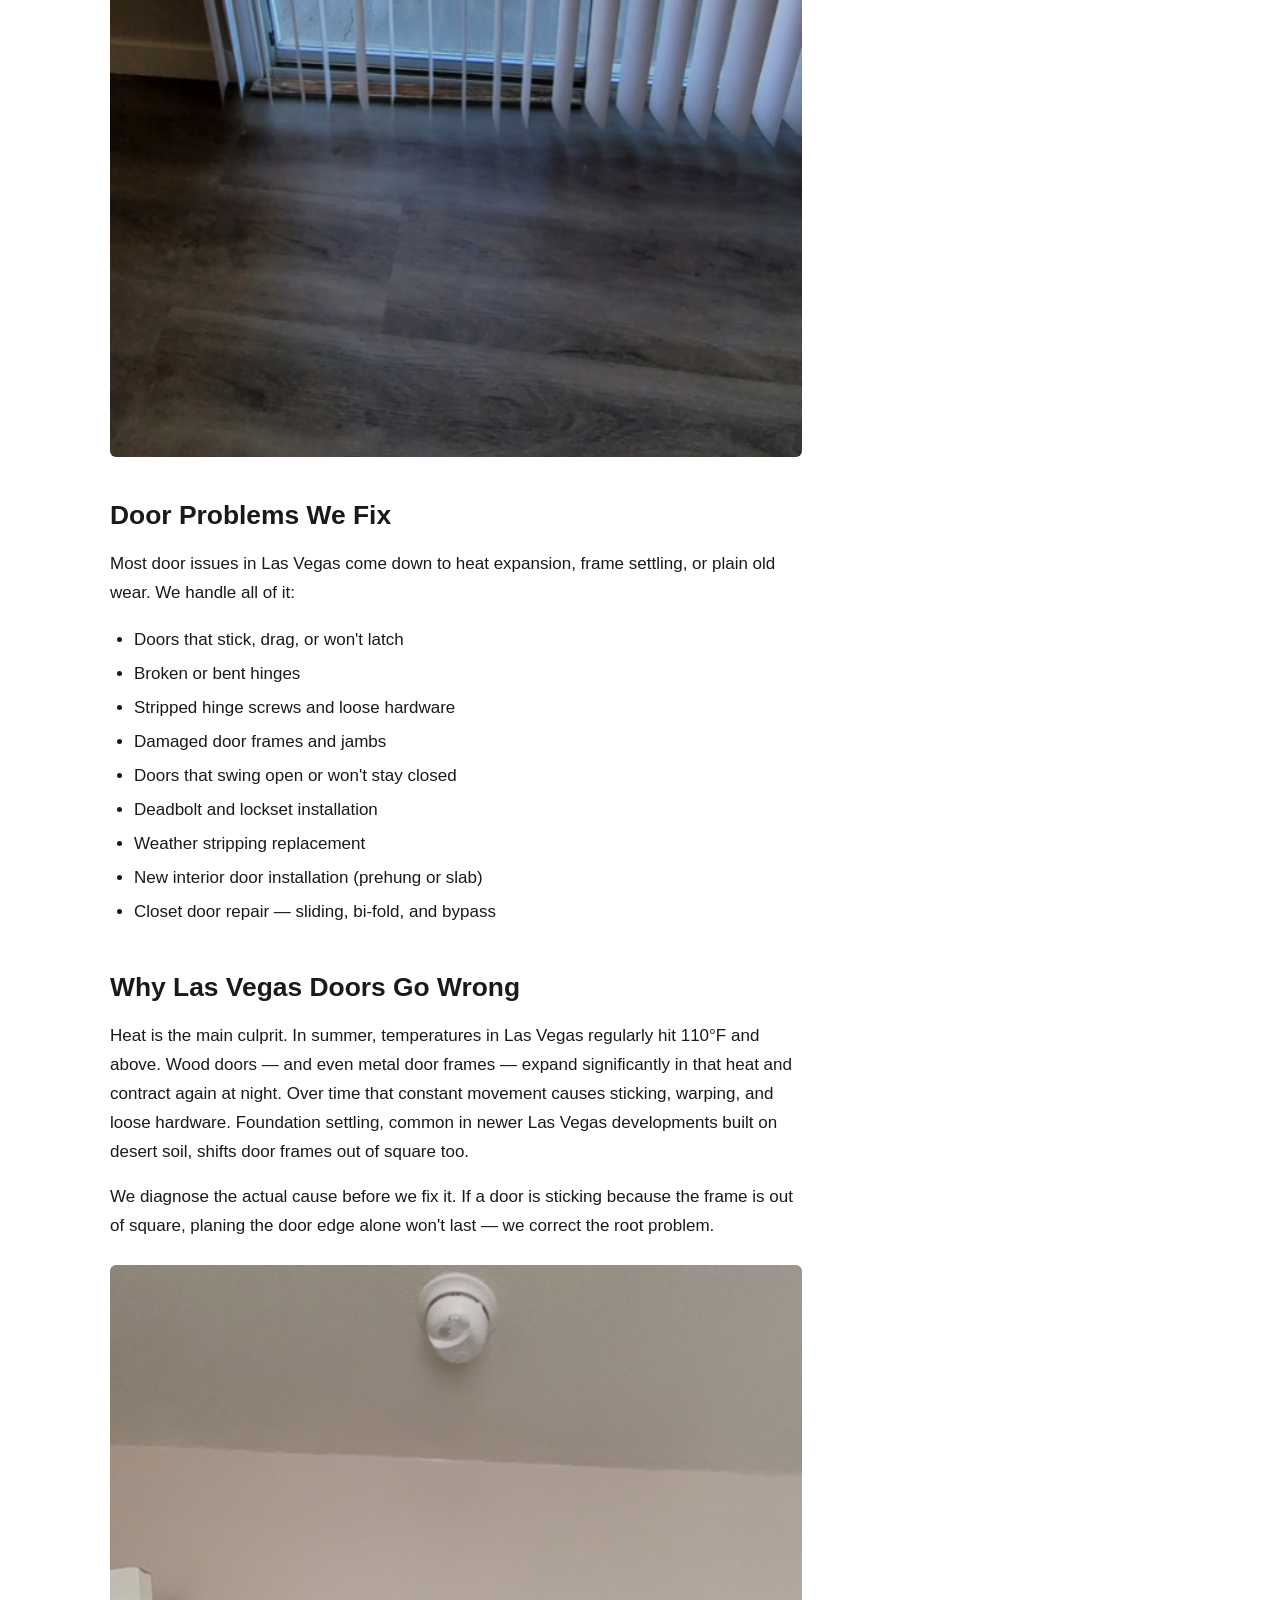
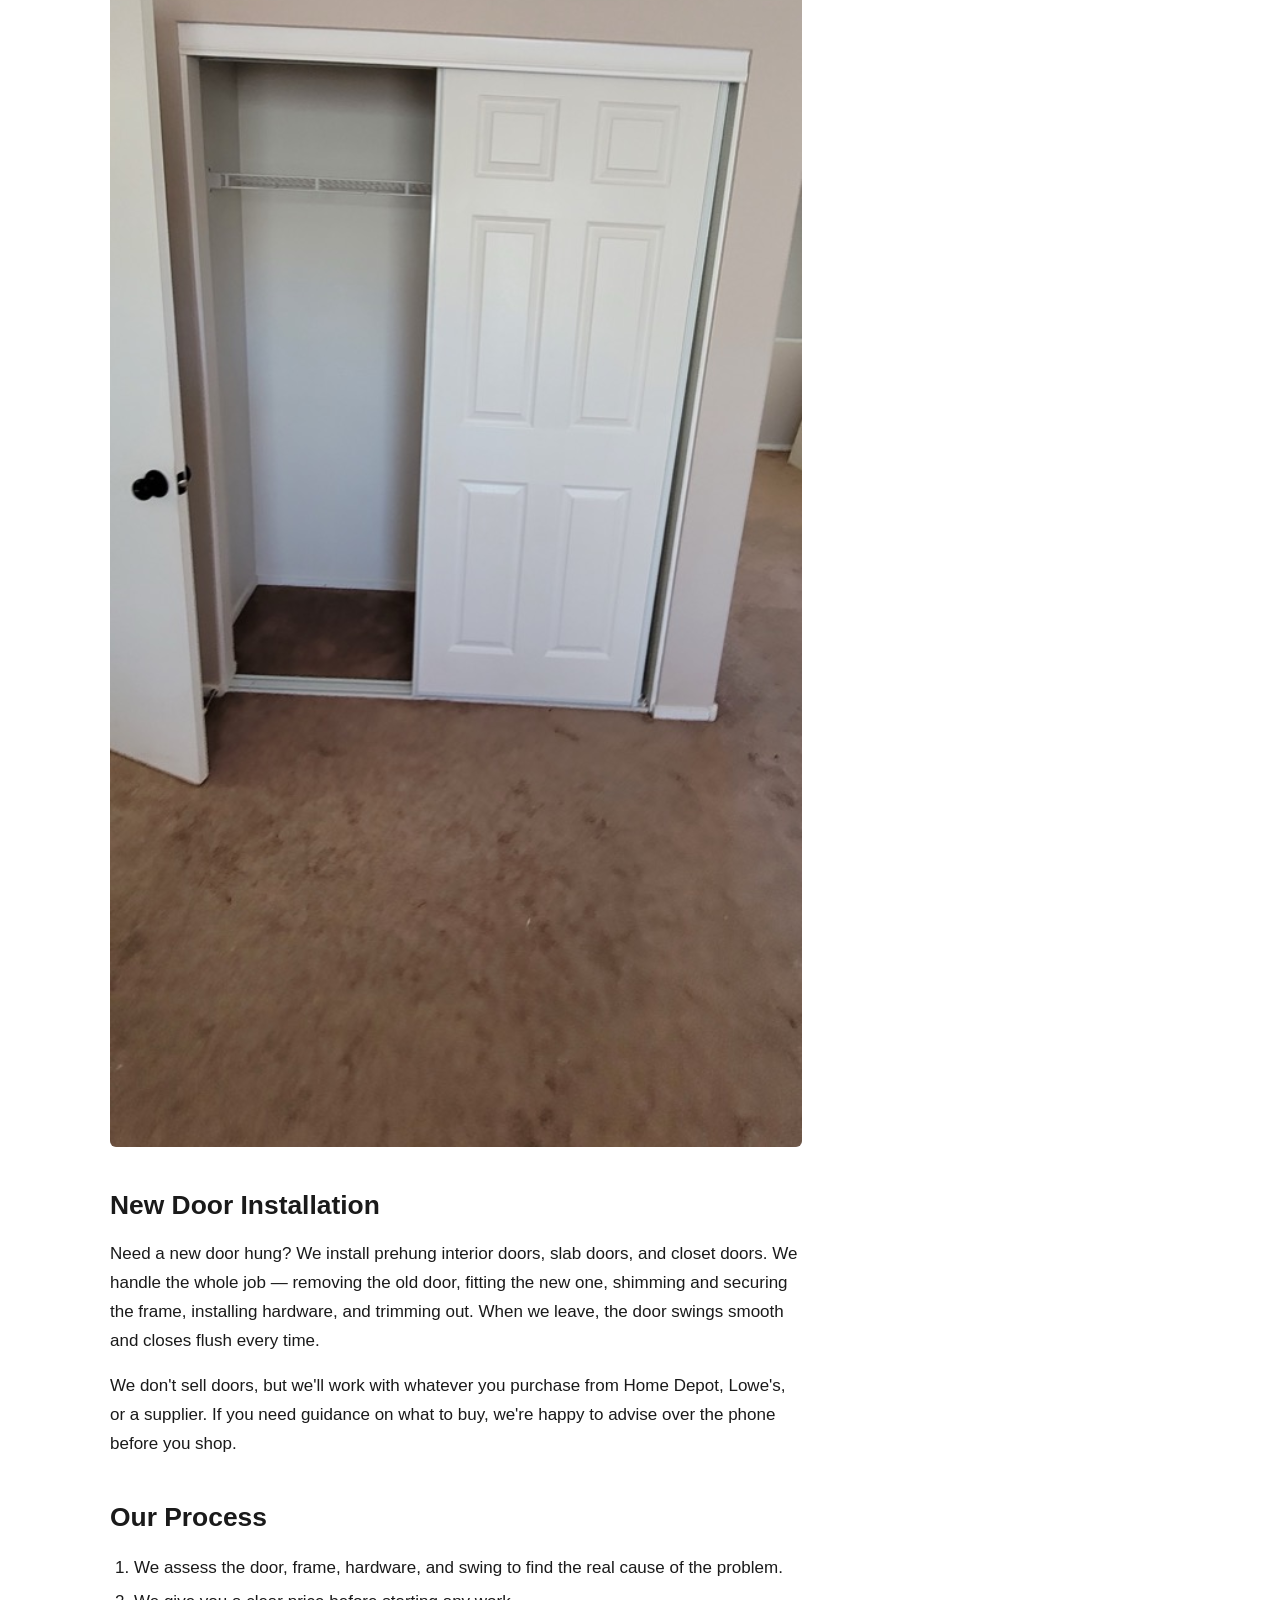
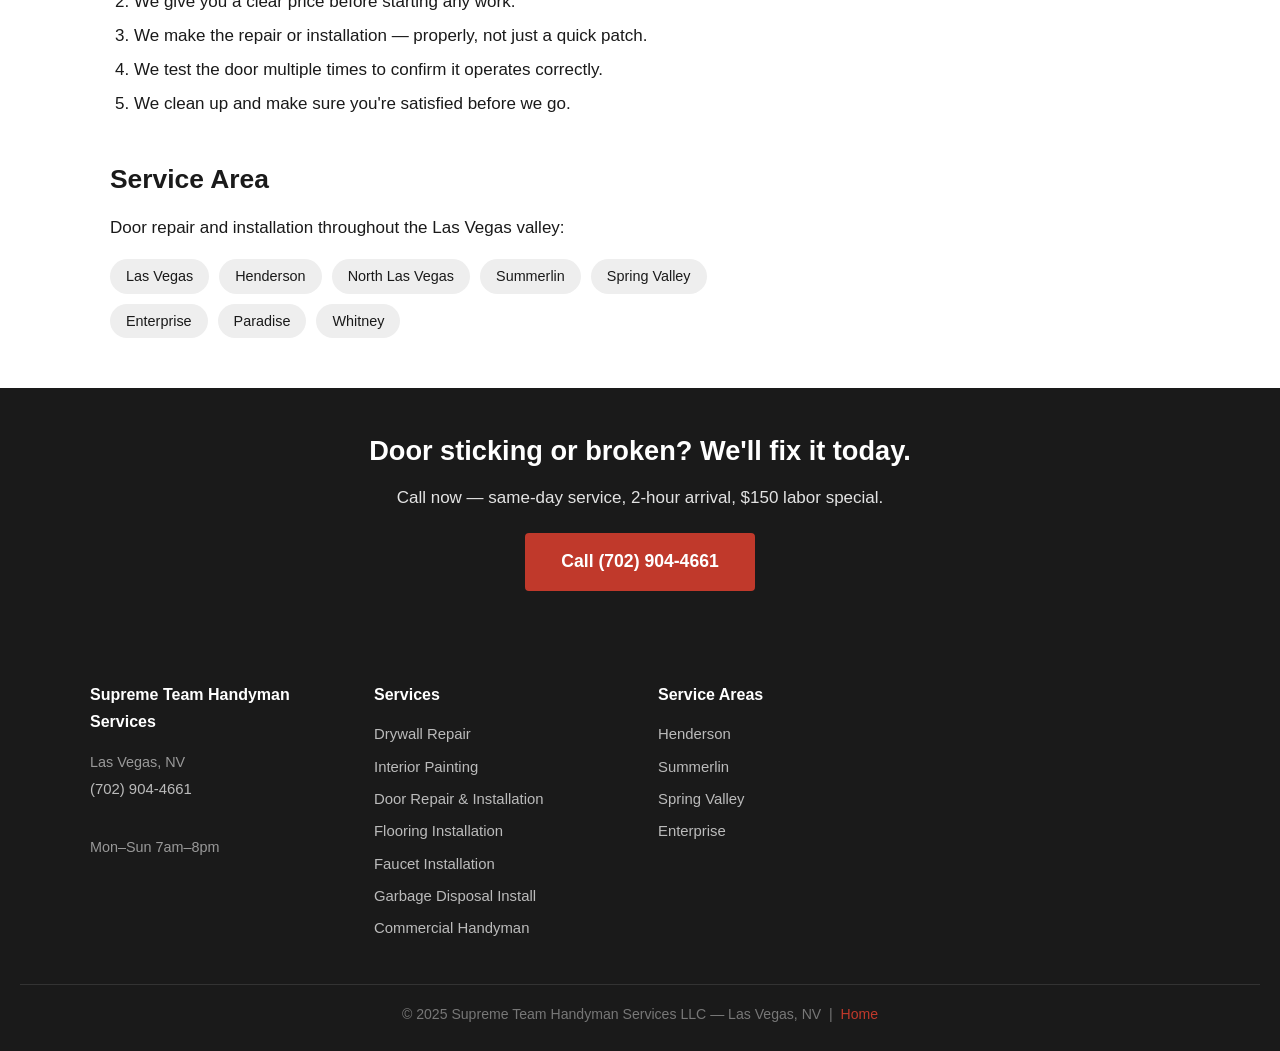
<file: door-repair-las-vegas/index.html>
<!DOCTYPE html>
<html lang="en">
<head>
<meta charset="UTF-8">
<meta name="viewport" content="width=device-width, initial-scale=1.0">
<title>Door Repair &amp; Installation in Las Vegas | Supreme Team</title>
<meta name="description" content="Door repair and installation in Las Vegas — sticking doors, broken hinges, damaged frames, new door hung. Same-day service. $150 labor special. (702) 904-4661.">
<meta name="robots" content="index, follow">
<link rel="canonical" href="https://www.supremeteamhandymanservices.com/door-repair-las-vegas">
<link rel="icon" type="image/png" href="/favicon.png">
<link rel="stylesheet" href="/style.css">
<script type="application/ld+json">
{
  "@context": "https://schema.org",
  "@type": "Service",
  "name": "Door Repair and Installation Las Vegas",
  "provider": {
    "@type": "LocalBusiness",
    "name": "Supreme Team Handyman Services",
    "telephone": "(702) 904-4661",
    "address": {"@type": "PostalAddress", "addressLocality": "Las Vegas", "addressRegion": "NV", "addressCountry": "US"},
    "openingHours": "Mo-Su 07:00-20:00",
    "priceRange": "$$"
  },
  "areaServed": ["Las Vegas", "Henderson", "North Las Vegas"],
  "description": "Door repair and installation in Las Vegas. Sticking doors, broken hinges, damaged frames, new door installs. Same-day service."
}
</script>
</head>
<body>

<header>
  <div class="header-inner">
    <div class="logo"><a href="/" style="color:#fff;">Supreme Team<br><span>Handyman Services</span></a></div>
    <a class="call-btn" href="tel:7029044661">Call (702) 904-4661</a>
  </div>
</header>

<nav aria-label="Services navigation">
  <div class="nav-inner">
    <a href="/">Home</a>
    <a href="/drywall-repair-las-vegas">Drywall Repair</a>
    <a href="/interior-painting-las-vegas">Painting</a>
    <a href="/door-repair-las-vegas" class="active">Door Repair</a>
    <a href="/flooring-las-vegas">Flooring</a>
    <a href="/faucet-installation-las-vegas">Faucet Install</a>
    <a href="/garbage-disposal-las-vegas">Disposal Install</a>
    <a href="/commercial-handyman-las-vegas">Commercial</a>
  </div>
</nav>

<div class="page-hero">
  <div class="page-hero-inner">
    <h1>Door Repair &amp; Installation in Las Vegas</h1>
    <p class="tagline">Sticking doors, broken hinges, damaged frames, or a brand-new door that needs hanging — we handle it same day.</p>
  </div>
</div>

<div class="content-wrap">
  <article>

    <p>A door that won't close right, rubs the frame, or swings open on its own is more than annoying — in Las Vegas summers it's a real problem for your AC bill and your security. Supreme Team Handyman Services fixes and installs interior and exterior doors across Las Vegas, Henderson, and North Las Vegas. We show up within 2 hours and most jobs are done the same day.</p>

    <img src="/images/job-sliding-door-blinds.jpg" alt="Sliding glass door installation in Las Vegas home" loading="lazy">

    <h2>Door Problems We Fix</h2>
    <p>Most door issues in Las Vegas come down to heat expansion, frame settling, or plain old wear. We handle all of it:</p>
    <ul>
      <li>Doors that stick, drag, or won't latch</li>
      <li>Broken or bent hinges</li>
      <li>Stripped hinge screws and loose hardware</li>
      <li>Damaged door frames and jambs</li>
      <li>Doors that swing open or won't stay closed</li>
      <li>Deadbolt and lockset installation</li>
      <li>Weather stripping replacement</li>
      <li>New interior door installation (prehung or slab)</li>
      <li>Closet door repair — sliding, bi-fold, and bypass</li>
    </ul>

    <h2>Why Las Vegas Doors Go Wrong</h2>
    <p>Heat is the main culprit. In summer, temperatures in Las Vegas regularly hit 110°F and above. Wood doors — and even metal door frames — expand significantly in that heat and contract again at night. Over time that constant movement causes sticking, warping, and loose hardware. Foundation settling, common in newer Las Vegas developments built on desert soil, shifts door frames out of square too.</p>
    <p>We diagnose the actual cause before we fix it. If a door is sticking because the frame is out of square, planing the door edge alone won't last — we correct the root problem.</p>

    <img src="/images/job-closet-sliding-doors.jpg" alt="Closet sliding door installation in Las Vegas" loading="lazy">

    <h2>New Door Installation</h2>
    <p>Need a new door hung? We install prehung interior doors, slab doors, and closet doors. We handle the whole job — removing the old door, fitting the new one, shimming and securing the frame, installing hardware, and trimming out. When we leave, the door swings smooth and closes flush every time.</p>
    <p>We don't sell doors, but we'll work with whatever you purchase from Home Depot, Lowe's, or a supplier. If you need guidance on what to buy, we're happy to advise over the phone before you shop.</p>

    <h2>Our Process</h2>
    <ol>
      <li>We assess the door, frame, hardware, and swing to find the real cause of the problem.</li>
      <li>We give you a clear price before starting any work.</li>
      <li>We make the repair or installation — properly, not just a quick patch.</li>
      <li>We test the door multiple times to confirm it operates correctly.</li>
      <li>We clean up and make sure you're satisfied before we go.</li>
    </ol>

    <h2>Service Area</h2>
    <p>Door repair and installation throughout the Las Vegas valley:</p>
    <div class="area-list">
      <span class="area-tag">Las Vegas</span>
      <span class="area-tag">Henderson</span>
      <span class="area-tag">North Las Vegas</span>
      <span class="area-tag">Summerlin</span>
      <span class="area-tag">Spring Valley</span>
      <span class="area-tag">Enterprise</span>
      <span class="area-tag">Paradise</span>
      <span class="area-tag">Whitney</span>
    </div>

  </article>

  <aside class="sidebar">
    <div class="sidebar-card">
      <h3>Door Trouble? Call Now.</h3>
      <p>Same-day service. 2-hour arrival. $150 labor special on most door repairs.</p>
      <a class="cta" href="tel:7029044661">Call (702) 904-4661</a>
      <div class="hours">Mon–Sun &nbsp;7am–8pm</div>
    </div>
    <div class="sidebar-links">
      <h4>Other Services</h4>
      <a href="/drywall-repair-las-vegas">Drywall Repair</a>
      <a href="/interior-painting-las-vegas">Interior Painting</a>
      <a href="/flooring-las-vegas">Flooring Installation</a>
      <a href="/faucet-installation-las-vegas">Faucet Installation</a>
      <a href="/garbage-disposal-las-vegas">Garbage Disposal Install</a>
      <a href="/commercial-handyman-las-vegas">Commercial Handyman</a>
    </div>
  </aside>
</div>

<div class="cta-strip">
  <h2>Door sticking or broken? We'll fix it today.</h2>
  <p>Call now — same-day service, 2-hour arrival, $150 labor special.</p>
  <a href="tel:7029044661">Call (702) 904-4661</a>
</div>

<footer>
  <div class="footer-inner">
    <div class="footer-col">
      <h4>Supreme Team Handyman Services</h4>
      <p style="font-size:.9rem;color:#999;line-height:1.8;">Las Vegas, NV<br><a href="tel:7029044661">(702) 904-4661</a><br>Mon–Sun 7am–8pm</p>
    </div>
    <div class="footer-col">
      <h4>Services</h4>
      <a href="/drywall-repair-las-vegas">Drywall Repair</a>
      <a href="/interior-painting-las-vegas">Interior Painting</a>
      <a href="/door-repair-las-vegas">Door Repair &amp; Installation</a>
      <a href="/flooring-las-vegas">Flooring Installation</a>
      <a href="/faucet-installation-las-vegas">Faucet Installation</a>
      <a href="/garbage-disposal-las-vegas">Garbage Disposal Install</a>
      <a href="/commercial-handyman-las-vegas">Commercial Handyman</a>
    </div>
    <div class="footer-col">
      <h4>Service Areas</h4>
      <a href="/henderson-handyman">Henderson</a>
      <a href="/summerlin-handyman">Summerlin</a>
      <a href="/spring-valley-handyman">Spring Valley</a>
      <a href="/enterprise-nv-handyman">Enterprise</a>
    </div>
  </div>
  <div class="footer-bottom">
    <p>&copy; 2025 Supreme Team Handyman Services LLC — Las Vegas, NV &nbsp;|&nbsp; <a href="/">Home</a></p>
  </div>
</footer>

</body>
</html>
</file>
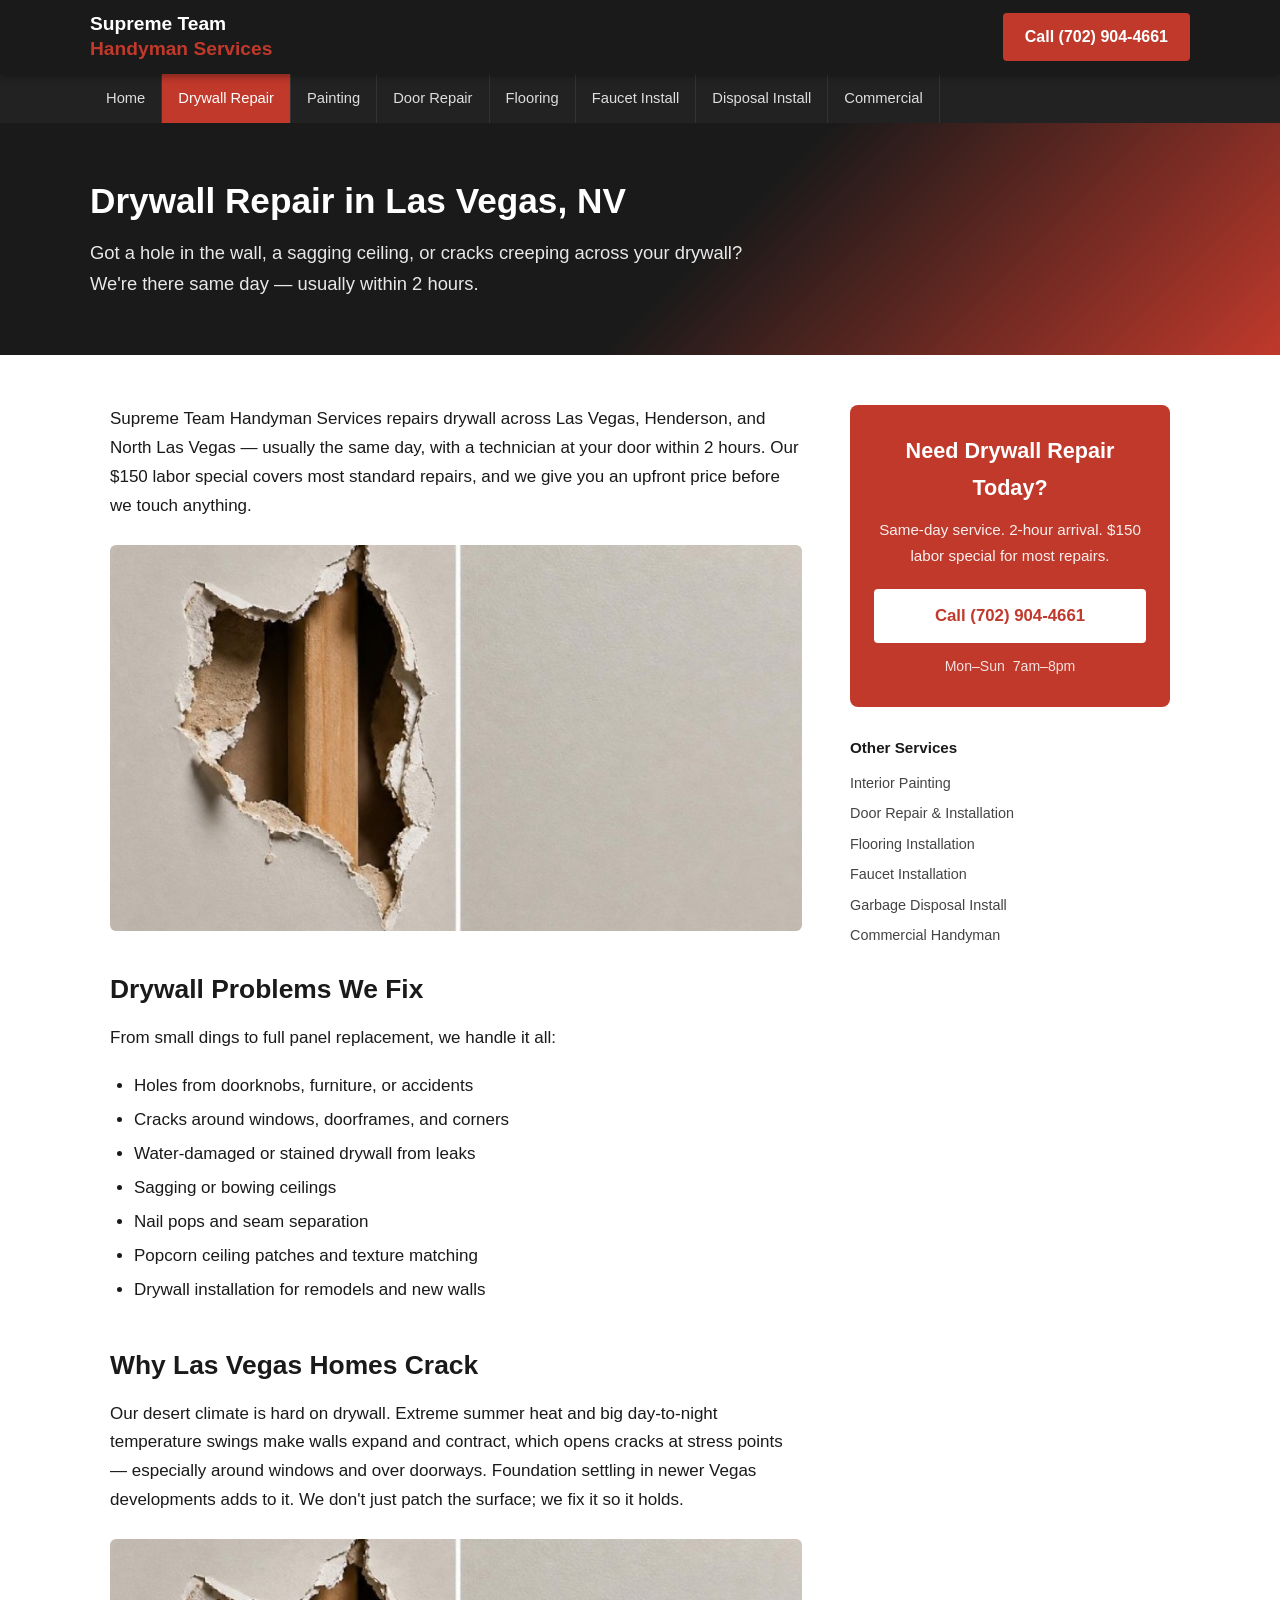
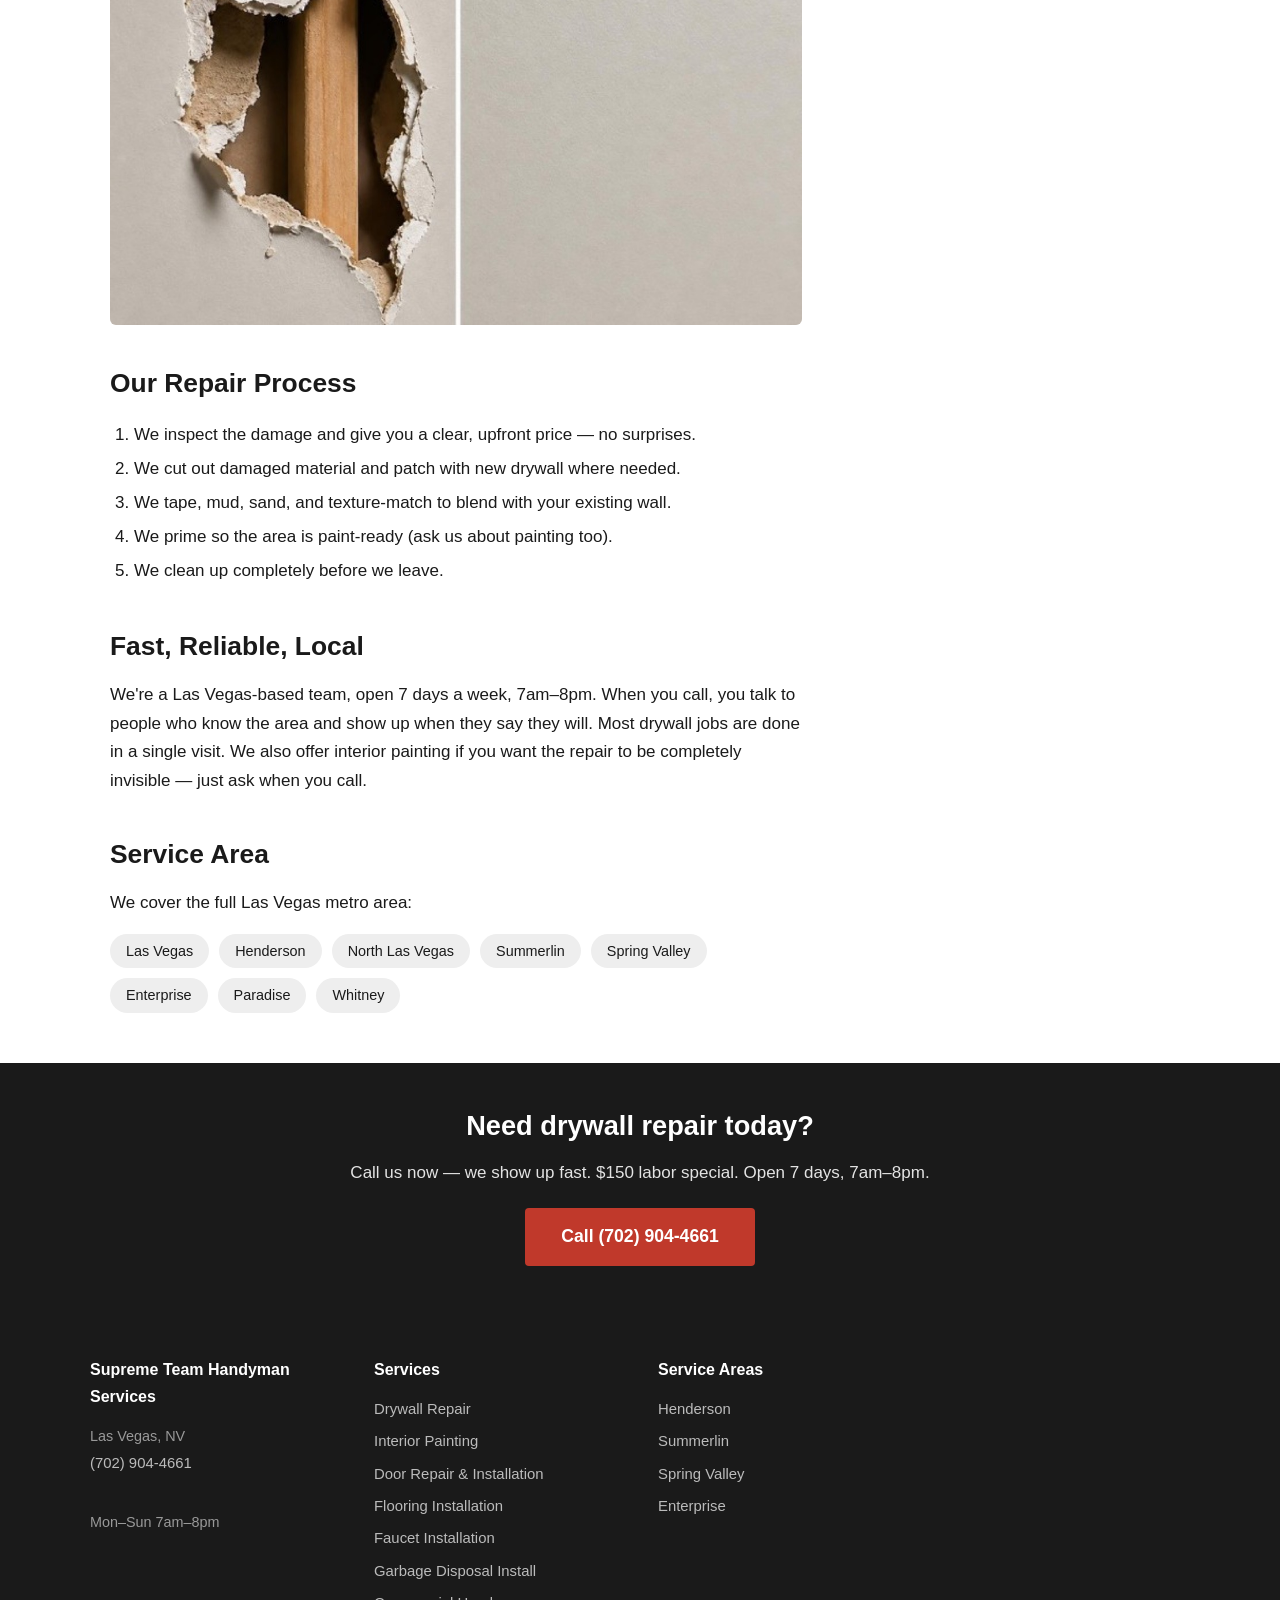
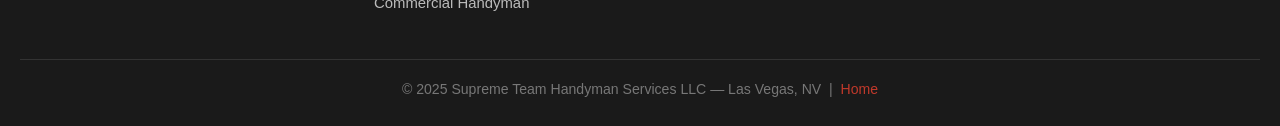
<file: drywall-repair-las-vegas/index.html>
<!DOCTYPE html>
<html lang="en">
<head>
<meta charset="UTF-8">
<meta name="viewport" content="width=device-width, initial-scale=1.0">
<title>Drywall Repair in Las Vegas, NV | Supreme Team</title>
<meta name="description" content="Expert drywall repair in Las Vegas — holes, cracks, water damage, texture matching. Same-day service, 2-hour arrival, $150 labor special. Call (702) 904-4661.">
<meta name="robots" content="index, follow">
<link rel="canonical" href="https://www.supremeteamhandymanservices.com/drywall-repair-las-vegas">
<link rel="icon" type="image/png" href="/favicon.png">
<link rel="stylesheet" href="/style.css">
<script type="application/ld+json">
{
  "@context": "https://schema.org",
  "@type": "Service",
  "name": "Drywall Repair Las Vegas",
  "provider": {
    "@type": "LocalBusiness",
    "name": "Supreme Team Handyman Services",
    "telephone": "(702) 904-4661",
    "address": {"@type": "PostalAddress", "addressLocality": "Las Vegas", "addressRegion": "NV", "addressCountry": "US"},
    "openingHours": "Mo-Su 07:00-20:00",
    "priceRange": "$$"
  },
  "areaServed": ["Las Vegas", "Henderson", "North Las Vegas"],
  "description": "Same-day drywall repair in Las Vegas. Holes, cracks, water damage, texture matching. $150 labor special."
}
</script>
</head>
<body>

<header>
  <div class="header-inner">
    <div class="logo"><a href="/" style="color:#fff;">Supreme Team<br><span>Handyman Services</span></a></div>
    <a class="call-btn" href="tel:7029044661">Call (702) 904-4661</a>
  </div>
</header>

<nav aria-label="Services navigation">
  <div class="nav-inner">
    <a href="/">Home</a>
    <a href="/drywall-repair-las-vegas" class="active">Drywall Repair</a>
    <a href="/interior-painting-las-vegas">Painting</a>
    <a href="/door-repair-las-vegas">Door Repair</a>
    <a href="/flooring-las-vegas">Flooring</a>
    <a href="/faucet-installation-las-vegas">Faucet Install</a>
    <a href="/garbage-disposal-las-vegas">Disposal Install</a>
    <a href="/commercial-handyman-las-vegas">Commercial</a>
  </div>
</nav>

<div class="page-hero">
  <div class="page-hero-inner">
    <h1>Drywall Repair in Las Vegas, NV</h1>
    <p class="tagline">Got a hole in the wall, a sagging ceiling, or cracks creeping across your drywall? We're there same day — usually within 2 hours.</p>
  </div>
</div>

<div class="content-wrap">
  <article>

    <p>Supreme Team Handyman Services repairs drywall across Las Vegas, Henderson, and North Las Vegas — usually the same day, with a technician at your door within 2 hours. Our $150 labor special covers most standard repairs, and we give you an upfront price before we touch anything.</p>

    <img src="/images/job-drywall-before-after.png" alt="Drywall repair before and after — hole patched and finished in Las Vegas home" loading="lazy">

    <h2>Drywall Problems We Fix</h2>
    <p>From small dings to full panel replacement, we handle it all:</p>
    <ul>
      <li>Holes from doorknobs, furniture, or accidents</li>
      <li>Cracks around windows, doorframes, and corners</li>
      <li>Water-damaged or stained drywall from leaks</li>
      <li>Sagging or bowing ceilings</li>
      <li>Nail pops and seam separation</li>
      <li>Popcorn ceiling patches and texture matching</li>
      <li>Drywall installation for remodels and new walls</li>
    </ul>

    <h2>Why Las Vegas Homes Crack</h2>
    <p>Our desert climate is hard on drywall. Extreme summer heat and big day-to-night temperature swings make walls expand and contract, which opens cracks at stress points — especially around windows and over doorways. Foundation settling in newer Vegas developments adds to it. We don't just patch the surface; we fix it so it holds.</p>

    <img src="/images/job-drywall-before-after.png" alt="Drywall patch completed — texture matched and paint-ready in Las Vegas" loading="lazy">

    <h2>Our Repair Process</h2>
    <ol>
      <li>We inspect the damage and give you a clear, upfront price — no surprises.</li>
      <li>We cut out damaged material and patch with new drywall where needed.</li>
      <li>We tape, mud, sand, and texture-match to blend with your existing wall.</li>
      <li>We prime so the area is paint-ready (ask us about painting too).</li>
      <li>We clean up completely before we leave.</li>
    </ol>

    <h2>Fast, Reliable, Local</h2>
    <p>We're a Las Vegas-based team, open 7 days a week, 7am–8pm. When you call, you talk to people who know the area and show up when they say they will. Most drywall jobs are done in a single visit. We also offer interior painting if you want the repair to be completely invisible — just ask when you call.</p>

    <h2>Service Area</h2>
    <p>We cover the full Las Vegas metro area:</p>
    <div class="area-list">
      <span class="area-tag">Las Vegas</span>
      <span class="area-tag">Henderson</span>
      <span class="area-tag">North Las Vegas</span>
      <span class="area-tag">Summerlin</span>
      <span class="area-tag">Spring Valley</span>
      <span class="area-tag">Enterprise</span>
      <span class="area-tag">Paradise</span>
      <span class="area-tag">Whitney</span>
    </div>

  </article>

  <aside class="sidebar">
    <div class="sidebar-card">
      <h3>Need Drywall Repair Today?</h3>
      <p>Same-day service. 2-hour arrival. $150 labor special for most repairs.</p>
      <a class="cta" href="tel:7029044661">Call (702) 904-4661</a>
      <div class="hours">Mon–Sun &nbsp;7am–8pm</div>
    </div>
    <div class="sidebar-links">
      <h4>Other Services</h4>
      <a href="/interior-painting-las-vegas">Interior Painting</a>
      <a href="/door-repair-las-vegas">Door Repair &amp; Installation</a>
      <a href="/flooring-las-vegas">Flooring Installation</a>
      <a href="/faucet-installation-las-vegas">Faucet Installation</a>
      <a href="/garbage-disposal-las-vegas">Garbage Disposal Install</a>
      <a href="/commercial-handyman-las-vegas">Commercial Handyman</a>
    </div>
  </aside>
</div>

<div class="cta-strip">
  <h2>Need drywall repair today?</h2>
  <p>Call us now — we show up fast. $150 labor special. Open 7 days, 7am–8pm.</p>
  <a href="tel:7029044661">Call (702) 904-4661</a>
</div>

<footer>
  <div class="footer-inner">
    <div class="footer-col">
      <h4>Supreme Team Handyman Services</h4>
      <p style="font-size:.9rem;color:#999;line-height:1.8;">Las Vegas, NV<br><a href="tel:7029044661">(702) 904-4661</a><br>Mon–Sun 7am–8pm</p>
    </div>
    <div class="footer-col">
      <h4>Services</h4>
      <a href="/drywall-repair-las-vegas">Drywall Repair</a>
      <a href="/interior-painting-las-vegas">Interior Painting</a>
      <a href="/door-repair-las-vegas">Door Repair &amp; Installation</a>
      <a href="/flooring-las-vegas">Flooring Installation</a>
      <a href="/faucet-installation-las-vegas">Faucet Installation</a>
      <a href="/garbage-disposal-las-vegas">Garbage Disposal Install</a>
      <a href="/commercial-handyman-las-vegas">Commercial Handyman</a>
    </div>
    <div class="footer-col">
      <h4>Service Areas</h4>
      <a href="/henderson-handyman">Henderson</a>
      <a href="/summerlin-handyman">Summerlin</a>
      <a href="/spring-valley-handyman">Spring Valley</a>
      <a href="/enterprise-nv-handyman">Enterprise</a>
    </div>
  </div>
  <div class="footer-bottom">
    <p>&copy; 2025 Supreme Team Handyman Services LLC — Las Vegas, NV &nbsp;|&nbsp; <a href="/">Home</a></p>
  </div>
</footer>

</body>
</html>
</file>
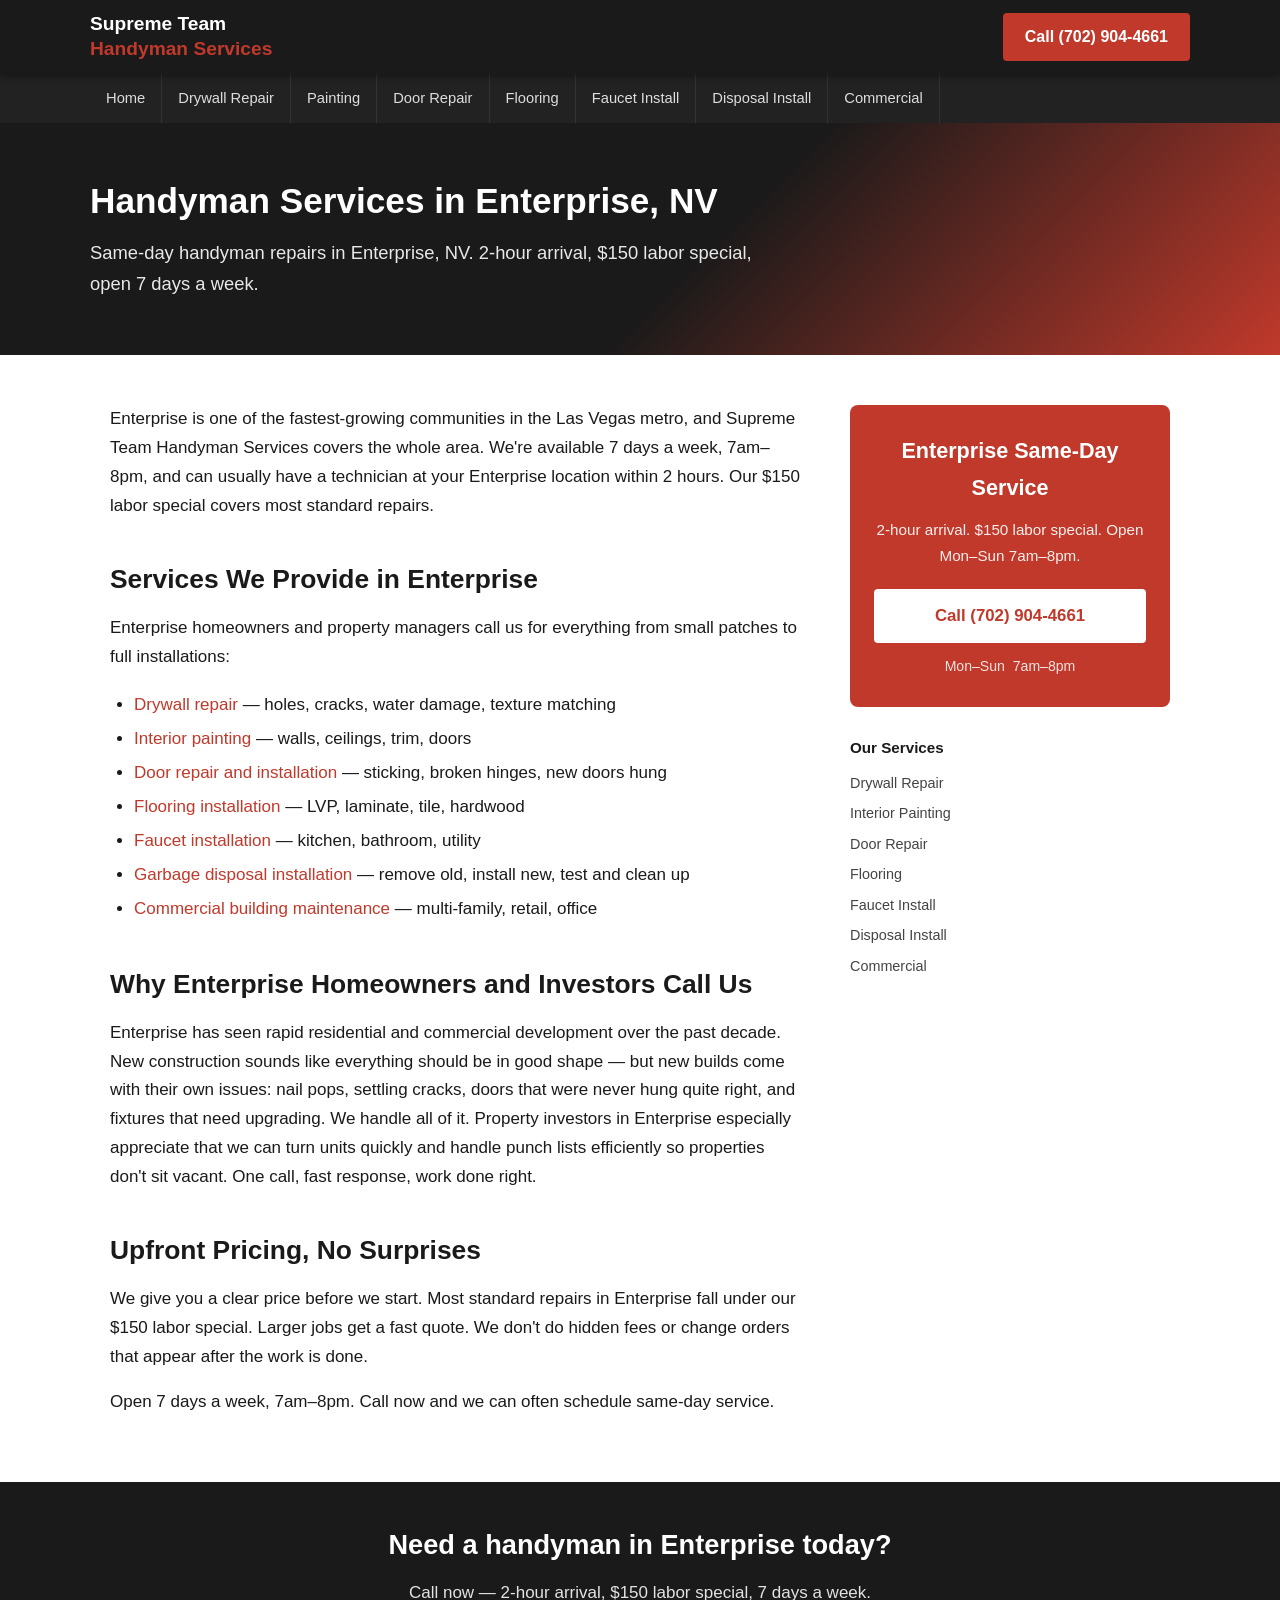
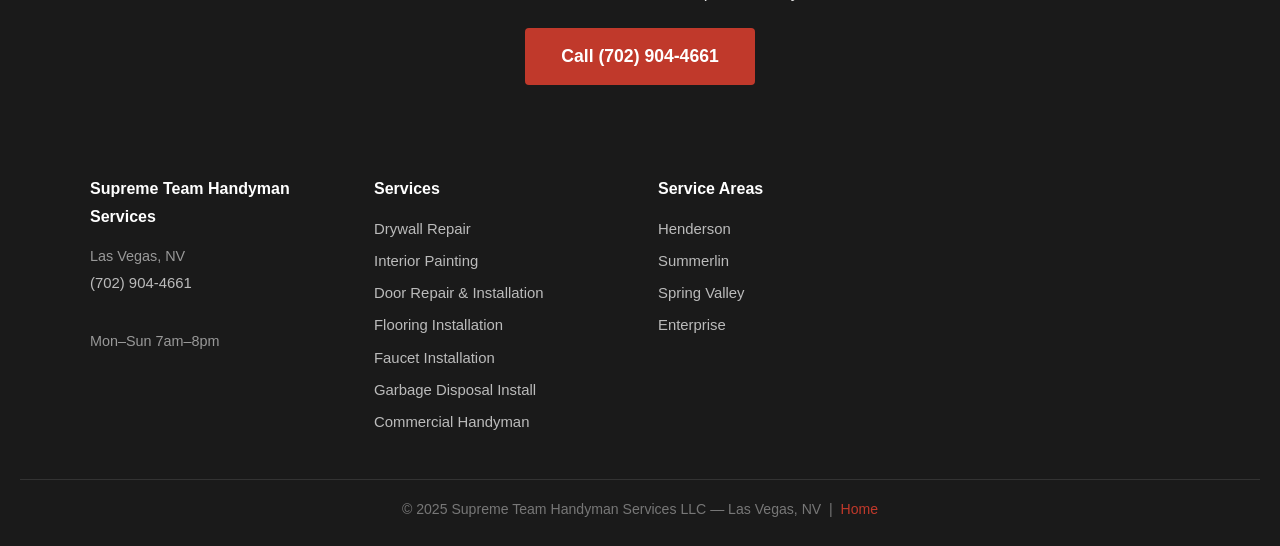
<file: enterprise-nv-handyman/index.html>
<!DOCTYPE html>
<html lang="en">
<head>
<meta charset="UTF-8">
<meta name="viewport" content="width=device-width, initial-scale=1.0">
<title>Handyman Services in Enterprise, NV | Supreme Team</title>
<meta name="description" content="Supreme Team Handyman Services in Enterprise, NV. Same-day repairs, 2-hour arrival, $150 labor special. Drywall, painting, flooring & more. Call (702) 904-4661.">
<meta name="robots" content="index, follow">
<link rel="canonical" href="https://www.supremeteamhandymanservices.com/enterprise-nv-handyman">
<link rel="icon" type="image/png" href="/favicon.png">
<link rel="stylesheet" href="/style.css">
<script type="application/ld+json">
{"@context":"https://schema.org","@type":"LocalBusiness","name":"Supreme Team Handyman Services","telephone":"(702) 904-4661","address":{"@type":"PostalAddress","addressLocality":"Enterprise","addressRegion":"NV","addressCountry":"US"},"openingHours":"Mo-Su 07:00-20:00","priceRange":"$$","areaServed":{"@type":"City","name":"Enterprise"}}
</script>
</head>
<body>
<header>
  <div class="header-inner">
    <div class="logo"><a href="/" style="color:#fff;">Supreme Team<br><span>Handyman Services</span></a></div>
    <a class="call-btn" href="tel:7029044661">Call (702) 904-4661</a>
  </div>
</header>
<nav aria-label="Services navigation">
  <div class="nav-inner">
    <a href="/">Home</a>
    <a href="/drywall-repair-las-vegas">Drywall Repair</a>
    <a href="/interior-painting-las-vegas">Painting</a>
    <a href="/door-repair-las-vegas">Door Repair</a>
    <a href="/flooring-las-vegas">Flooring</a>
    <a href="/faucet-installation-las-vegas">Faucet Install</a>
    <a href="/garbage-disposal-las-vegas">Disposal Install</a>
    <a href="/commercial-handyman-las-vegas">Commercial</a>
  </div>
</nav>
<div class="page-hero">
  <div class="page-hero-inner">
    <h1>Handyman Services in Enterprise, NV</h1>
    <p class="tagline">Same-day handyman repairs in Enterprise, NV. 2-hour arrival, $150 labor special, open 7 days a week.</p>
  </div>
</div>
<div class="content-wrap">
  <article>
    <p>Enterprise is one of the fastest-growing communities in the Las Vegas metro, and Supreme Team Handyman Services covers the whole area. We're available 7 days a week, 7am–8pm, and can usually have a technician at your Enterprise location within 2 hours. Our $150 labor special covers most standard repairs.</p>
    <h2>Services We Provide in Enterprise</h2>
    <p>Enterprise homeowners and property managers call us for everything from small patches to full installations:</p>
    <ul>
      <li><a href="/drywall-repair-las-vegas">Drywall repair</a> — holes, cracks, water damage, texture matching</li>
      <li><a href="/interior-painting-las-vegas">Interior painting</a> — walls, ceilings, trim, doors</li>
      <li><a href="/door-repair-las-vegas">Door repair and installation</a> — sticking, broken hinges, new doors hung</li>
      <li><a href="/flooring-las-vegas">Flooring installation</a> — LVP, laminate, tile, hardwood</li>
      <li><a href="/faucet-installation-las-vegas">Faucet installation</a> — kitchen, bathroom, utility</li>
      <li><a href="/garbage-disposal-las-vegas">Garbage disposal installation</a> — remove old, install new, test and clean up</li>
      <li><a href="/commercial-handyman-las-vegas">Commercial building maintenance</a> — multi-family, retail, office</li>
    </ul>
    <h2>Why Enterprise Homeowners and Investors Call Us</h2>
    <p>Enterprise has seen rapid residential and commercial development over the past decade. New construction sounds like everything should be in good shape — but new builds come with their own issues: nail pops, settling cracks, doors that were never hung quite right, and fixtures that need upgrading. We handle all of it. Property investors in Enterprise especially appreciate that we can turn units quickly and handle punch lists efficiently so properties don't sit vacant. One call, fast response, work done right.</p>
    <h2>Upfront Pricing, No Surprises</h2>
    <p>We give you a clear price before we start. Most standard repairs in Enterprise fall under our $150 labor special. Larger jobs get a fast quote. We don't do hidden fees or change orders that appear after the work is done.</p>
    <p>Open 7 days a week, 7am–8pm. Call now and we can often schedule same-day service.</p>
  </article>
  <aside class="sidebar">
    <div class="sidebar-card">
      <h3>Enterprise Same-Day Service</h3>
      <p>2-hour arrival. $150 labor special. Open Mon–Sun 7am–8pm.</p>
      <a class="cta" href="tel:7029044661">Call (702) 904-4661</a>
      <div class="hours">Mon–Sun &nbsp;7am–8pm</div>
    </div>
    <div class="sidebar-links">
      <h4>Our Services</h4>
      <a href="/drywall-repair-las-vegas">Drywall Repair</a>
      <a href="/interior-painting-las-vegas">Interior Painting</a>
      <a href="/door-repair-las-vegas">Door Repair</a>
      <a href="/flooring-las-vegas">Flooring</a>
      <a href="/faucet-installation-las-vegas">Faucet Install</a>
      <a href="/garbage-disposal-las-vegas">Disposal Install</a>
      <a href="/commercial-handyman-las-vegas">Commercial</a>
    </div>
  </aside>
</div>
<div class="cta-strip">
  <h2>Need a handyman in Enterprise today?</h2>
  <p>Call now — 2-hour arrival, $150 labor special, 7 days a week.</p>
  <a href="tel:7029044661">Call (702) 904-4661</a>
</div>
<footer>
  <div class="footer-inner">
    <div class="footer-col">
      <h4>Supreme Team Handyman Services</h4>
      <p style="font-size:.9rem;color:#999;line-height:1.8;">Las Vegas, NV<br><a href="tel:7029044661">(702) 904-4661</a><br>Mon–Sun 7am–8pm</p>
    </div>
    <div class="footer-col">
      <h4>Services</h4>
      <a href="/drywall-repair-las-vegas">Drywall Repair</a>
      <a href="/interior-painting-las-vegas">Interior Painting</a>
      <a href="/door-repair-las-vegas">Door Repair &amp; Installation</a>
      <a href="/flooring-las-vegas">Flooring Installation</a>
      <a href="/faucet-installation-las-vegas">Faucet Installation</a>
      <a href="/garbage-disposal-las-vegas">Garbage Disposal Install</a>
      <a href="/commercial-handyman-las-vegas">Commercial Handyman</a>
    </div>
    <div class="footer-col">
      <h4>Service Areas</h4>
      <a href="/henderson-handyman">Henderson</a>
      <a href="/summerlin-handyman">Summerlin</a>
      <a href="/spring-valley-handyman">Spring Valley</a>
      <a href="/enterprise-nv-handyman">Enterprise</a>
    </div>
  </div>
  <div class="footer-bottom">
    <p>&copy; 2025 Supreme Team Handyman Services LLC — Las Vegas, NV &nbsp;|&nbsp; <a href="/">Home</a></p>
  </div>
</footer>
</body>
</html>
</file>
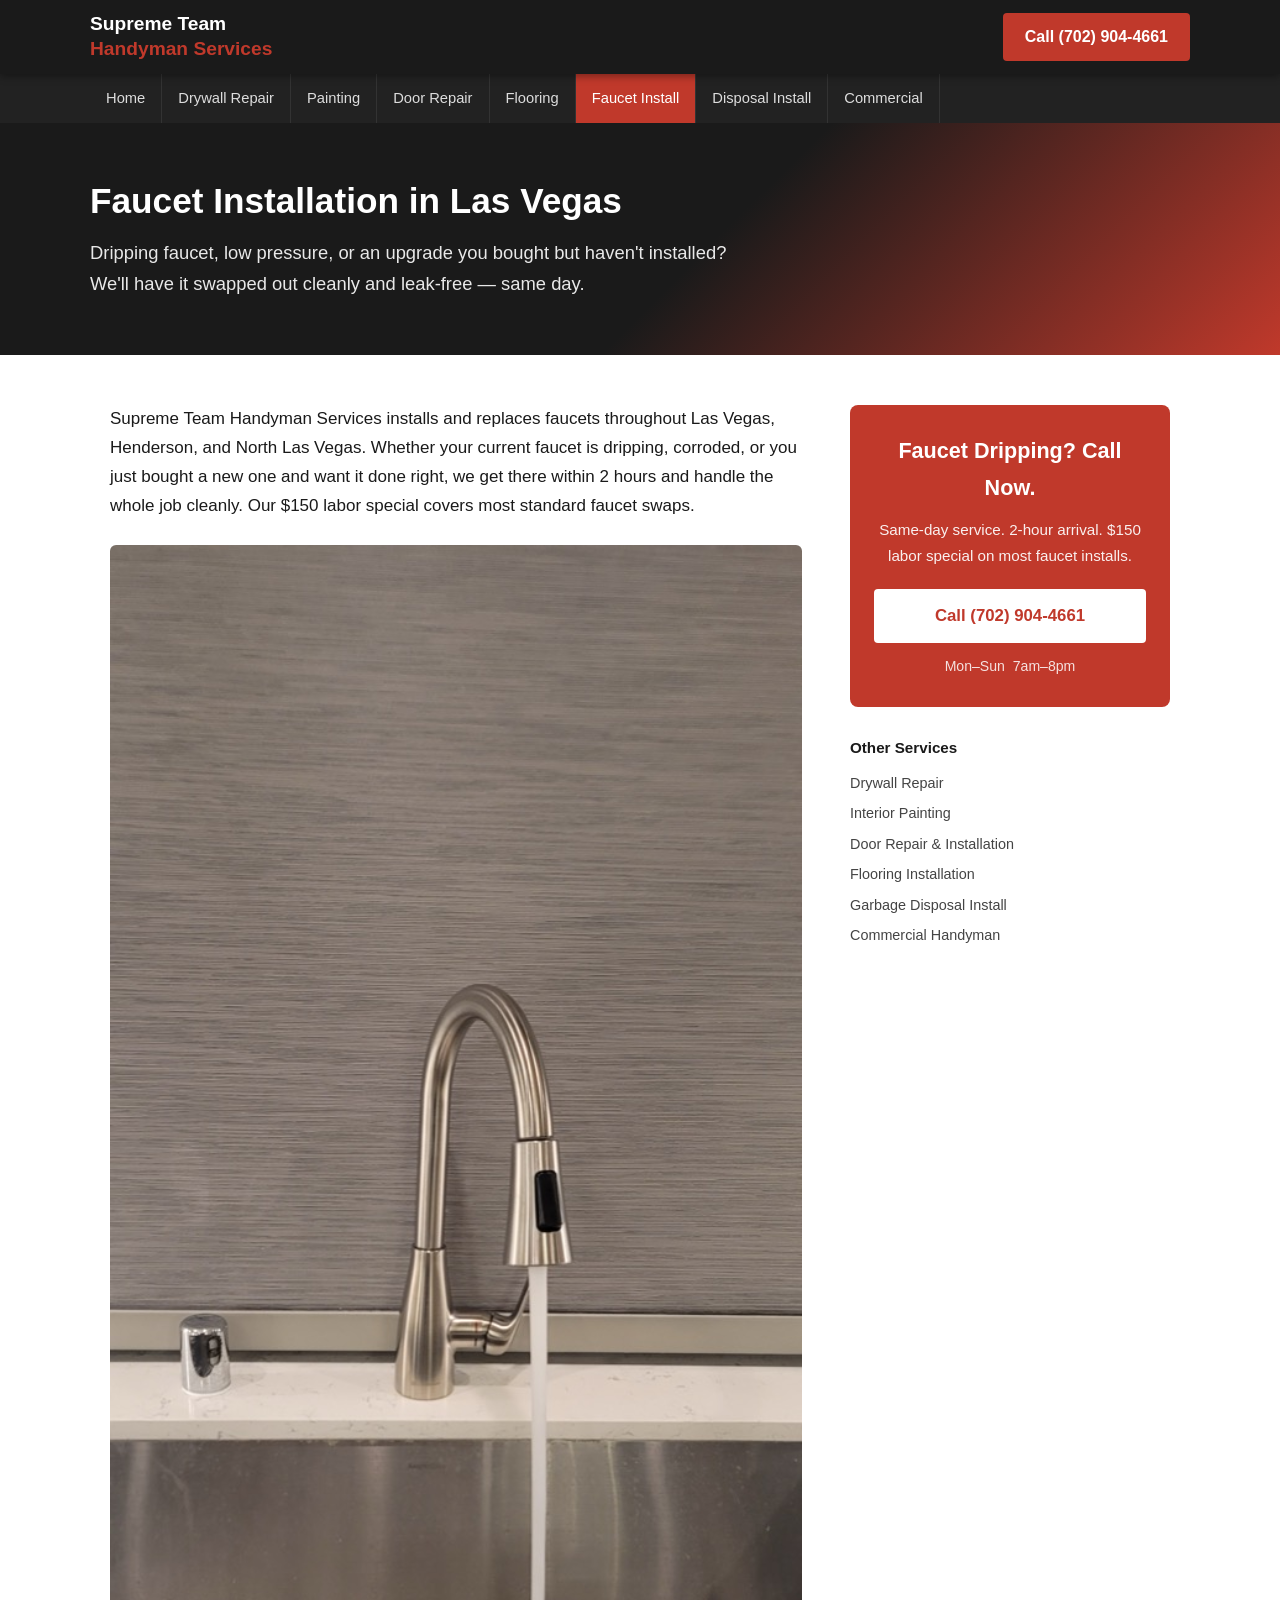
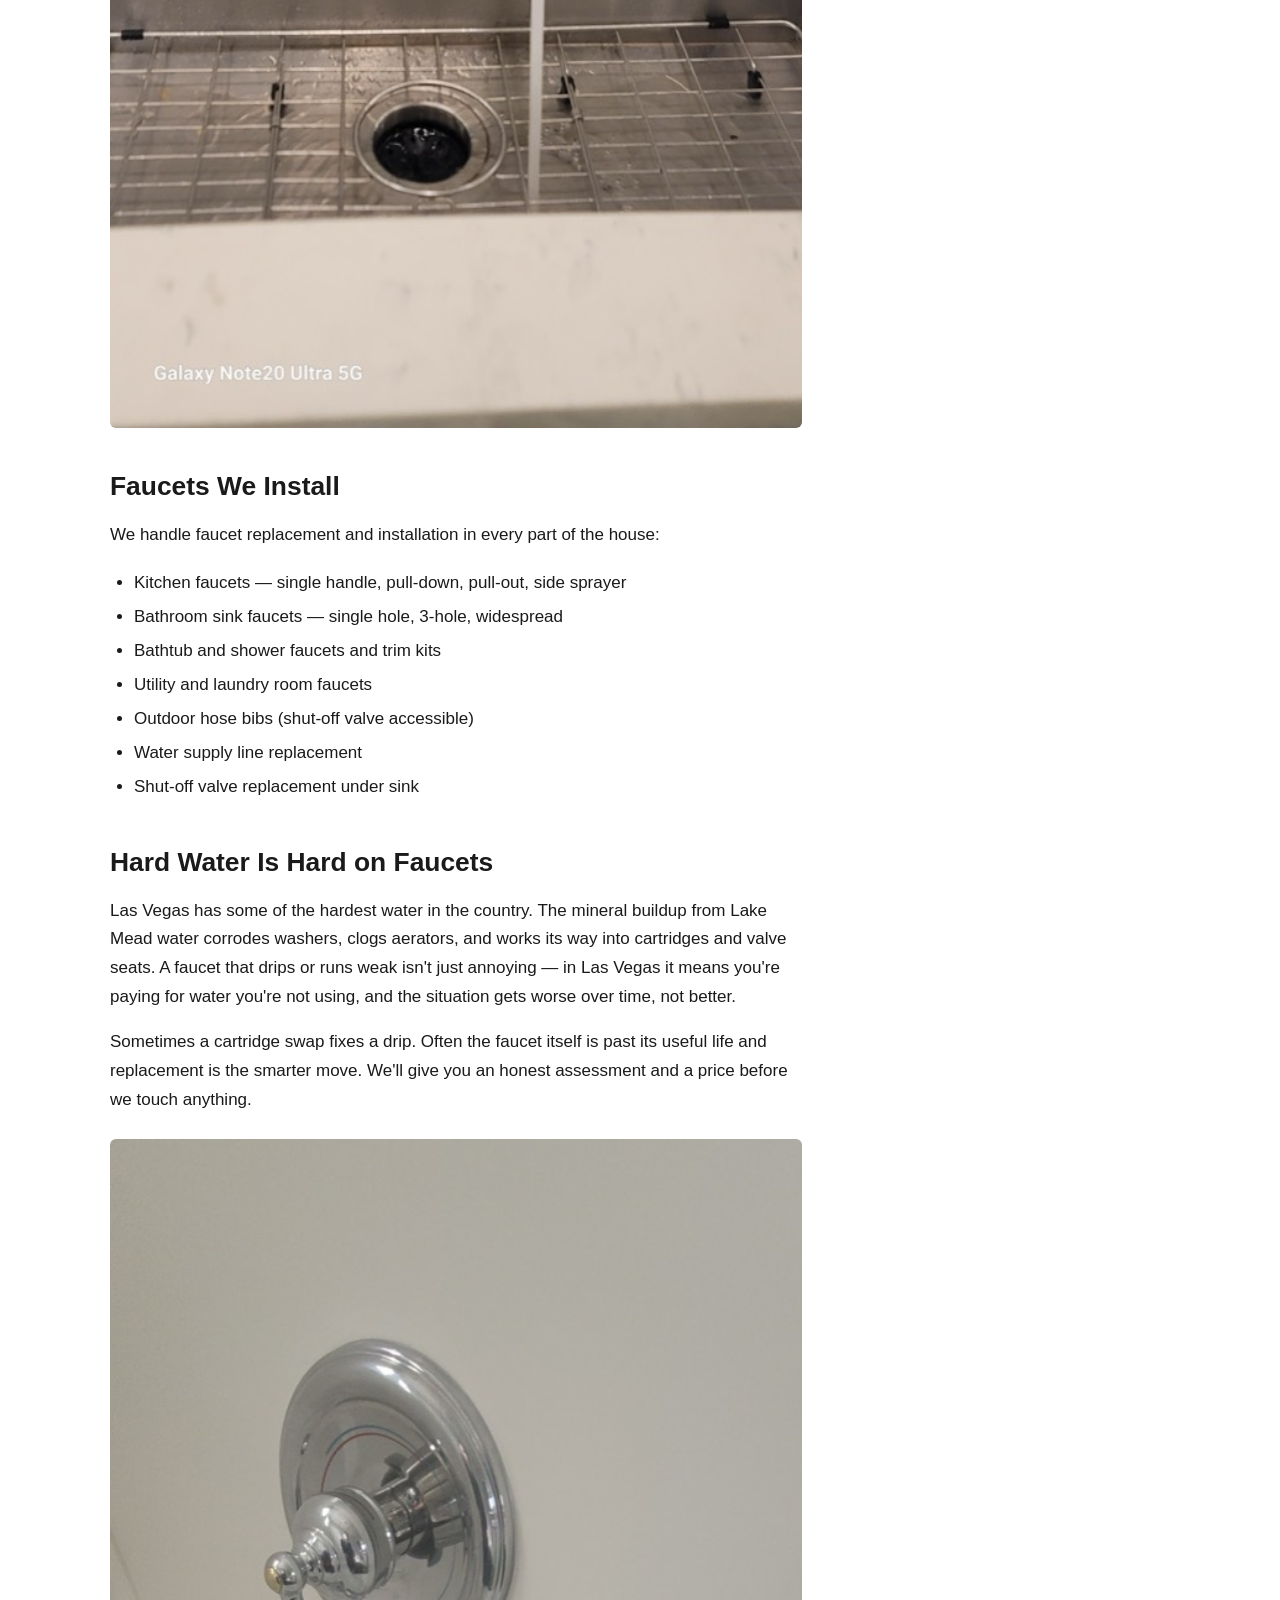
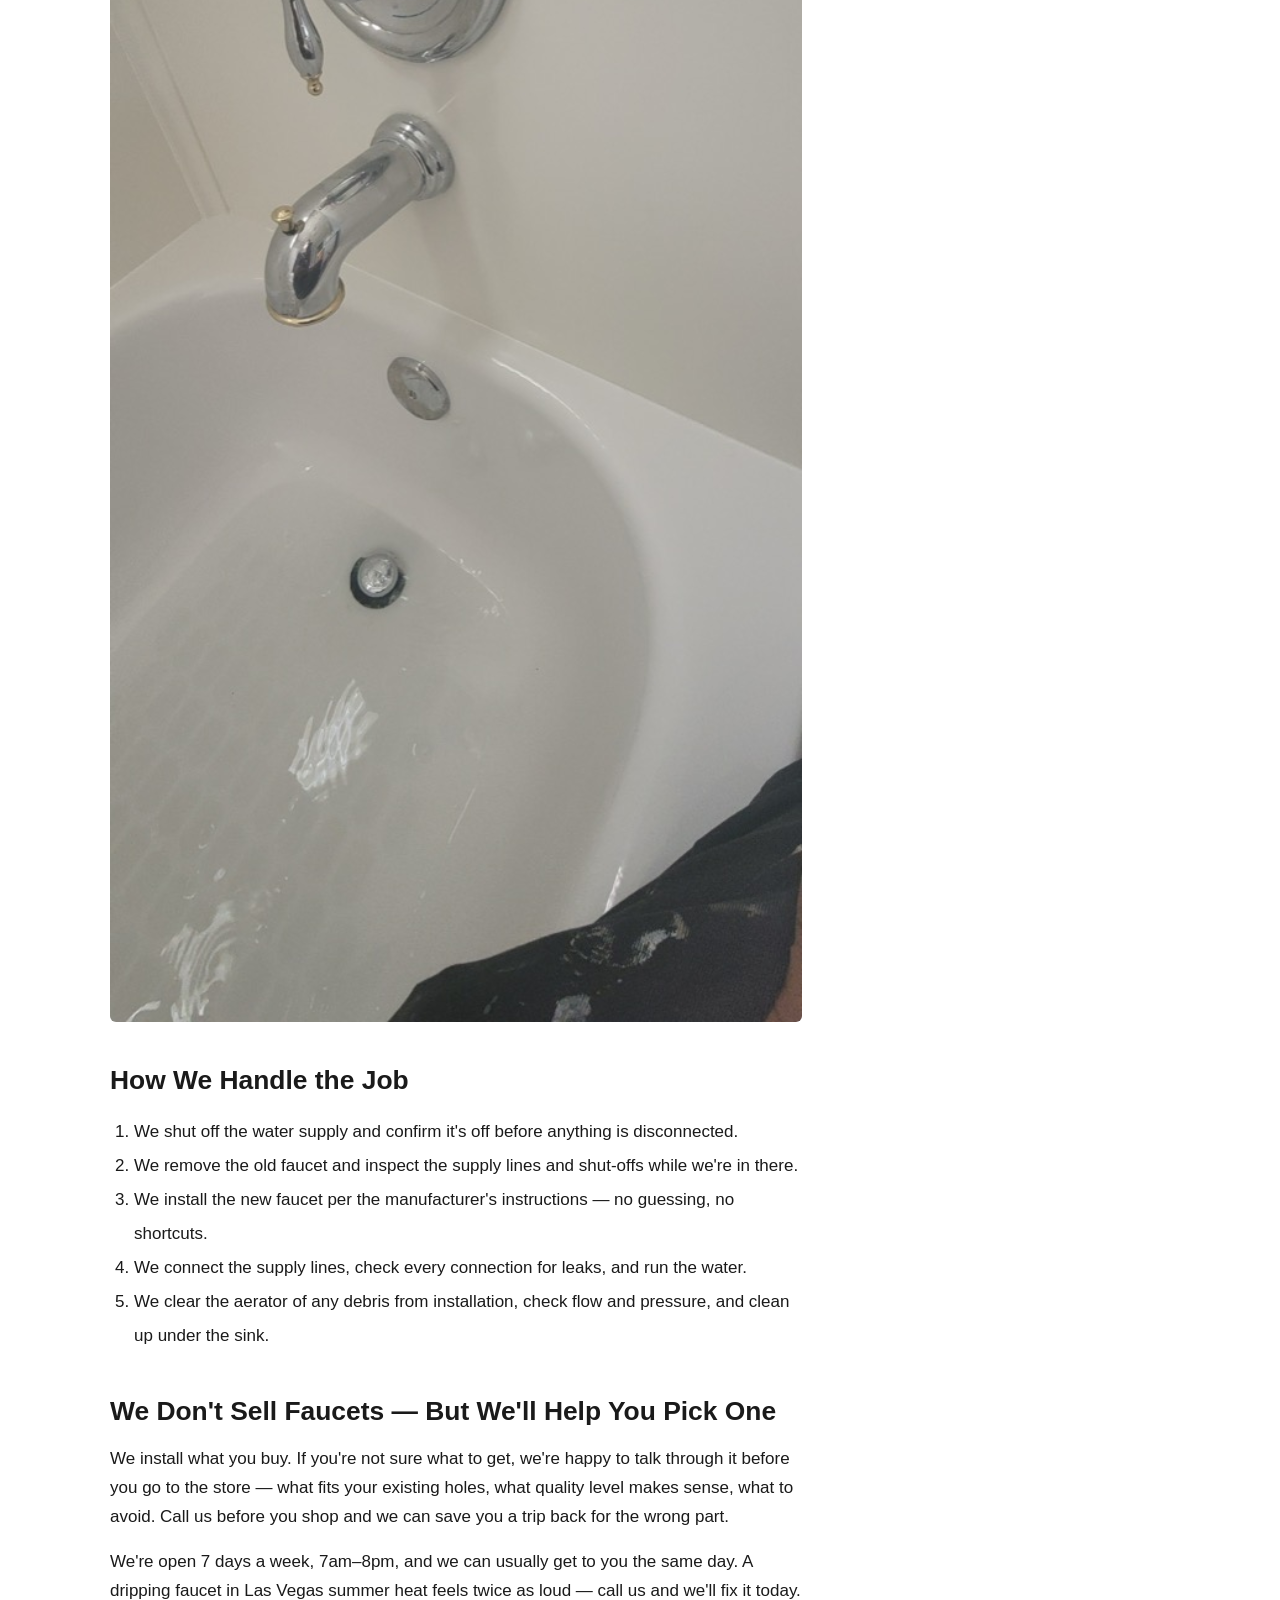
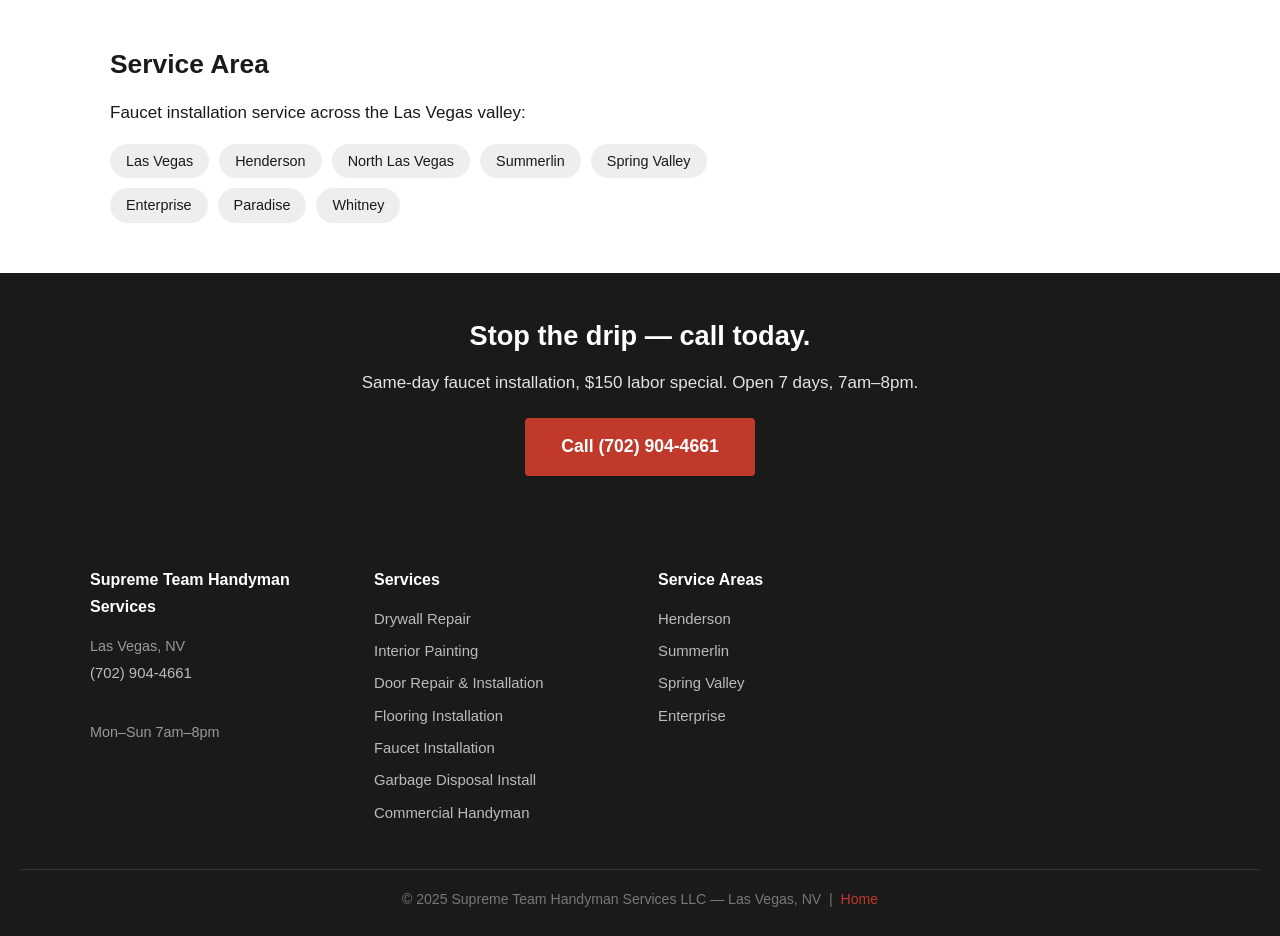
<file: faucet-installation-las-vegas/index.html>
<!DOCTYPE html>
<html lang="en">
<head>
<meta charset="UTF-8">
<meta name="viewport" content="width=device-width, initial-scale=1.0">
<title>Faucet Installation in Las Vegas | Supreme Team</title>
<meta name="description" content="Faucet installation in Las Vegas — kitchen, bathroom & utility faucets swapped clean with no drips. Same-day service, $150 labor special. Call (702) 904-4661.">
<meta name="robots" content="index, follow">
<link rel="canonical" href="https://www.supremeteamhandymanservices.com/faucet-installation-las-vegas">
<link rel="icon" type="image/png" href="/favicon.png">
<link rel="stylesheet" href="/style.css">
<script type="application/ld+json">
{
  "@context": "https://schema.org",
  "@type": "Service",
  "name": "Faucet Installation Las Vegas",
  "provider": {
    "@type": "LocalBusiness",
    "name": "Supreme Team Handyman Services",
    "telephone": "(702) 904-4661",
    "address": {"@type": "PostalAddress", "addressLocality": "Las Vegas", "addressRegion": "NV", "addressCountry": "US"},
    "openingHours": "Mo-Su 07:00-20:00",
    "priceRange": "$$"
  },
  "areaServed": ["Las Vegas", "Henderson", "North Las Vegas"],
  "description": "Faucet installation and replacement in Las Vegas. Kitchen, bathroom, utility faucets. Same-day service, $150 labor special."
}
</script>
</head>
<body>

<header>
  <div class="header-inner">
    <div class="logo"><a href="/" style="color:#fff;">Supreme Team<br><span>Handyman Services</span></a></div>
    <a class="call-btn" href="tel:7029044661">Call (702) 904-4661</a>
  </div>
</header>

<nav aria-label="Services navigation">
  <div class="nav-inner">
    <a href="/">Home</a>
    <a href="/drywall-repair-las-vegas">Drywall Repair</a>
    <a href="/interior-painting-las-vegas">Painting</a>
    <a href="/door-repair-las-vegas">Door Repair</a>
    <a href="/flooring-las-vegas">Flooring</a>
    <a href="/faucet-installation-las-vegas" class="active">Faucet Install</a>
    <a href="/garbage-disposal-las-vegas">Disposal Install</a>
    <a href="/commercial-handyman-las-vegas">Commercial</a>
  </div>
</nav>

<div class="page-hero">
  <div class="page-hero-inner">
    <h1>Faucet Installation in Las Vegas</h1>
    <p class="tagline">Dripping faucet, low pressure, or an upgrade you bought but haven't installed? We'll have it swapped out cleanly and leak-free — same day.</p>
  </div>
</div>

<div class="content-wrap">
  <article>

    <p>Supreme Team Handyman Services installs and replaces faucets throughout Las Vegas, Henderson, and North Las Vegas. Whether your current faucet is dripping, corroded, or you just bought a new one and want it done right, we get there within 2 hours and handle the whole job cleanly. Our $150 labor special covers most standard faucet swaps.</p>

    <img src="/images/job-kitchen-faucet.jpg" alt="Kitchen faucet installed and tested in Las Vegas home" loading="lazy">

    <h2>Faucets We Install</h2>
    <p>We handle faucet replacement and installation in every part of the house:</p>
    <ul>
      <li>Kitchen faucets — single handle, pull-down, pull-out, side sprayer</li>
      <li>Bathroom sink faucets — single hole, 3-hole, widespread</li>
      <li>Bathtub and shower faucets and trim kits</li>
      <li>Utility and laundry room faucets</li>
      <li>Outdoor hose bibs (shut-off valve accessible)</li>
      <li>Water supply line replacement</li>
      <li>Shut-off valve replacement under sink</li>
    </ul>

    <h2>Hard Water Is Hard on Faucets</h2>
    <p>Las Vegas has some of the hardest water in the country. The mineral buildup from Lake Mead water corrodes washers, clogs aerators, and works its way into cartridges and valve seats. A faucet that drips or runs weak isn't just annoying — in Las Vegas it means you're paying for water you're not using, and the situation gets worse over time, not better.</p>
    <p>Sometimes a cartridge swap fixes a drip. Often the faucet itself is past its useful life and replacement is the smarter move. We'll give you an honest assessment and a price before we touch anything.</p>

    <img src="/images/job-bathtub-faucet.jpg" alt="Bathtub faucet installation in Las Vegas home" loading="lazy">

    <h2>How We Handle the Job</h2>
    <ol>
      <li>We shut off the water supply and confirm it's off before anything is disconnected.</li>
      <li>We remove the old faucet and inspect the supply lines and shut-offs while we're in there.</li>
      <li>We install the new faucet per the manufacturer's instructions — no guessing, no shortcuts.</li>
      <li>We connect the supply lines, check every connection for leaks, and run the water.</li>
      <li>We clear the aerator of any debris from installation, check flow and pressure, and clean up under the sink.</li>
    </ol>

    <h2>We Don't Sell Faucets — But We'll Help You Pick One</h2>
    <p>We install what you buy. If you're not sure what to get, we're happy to talk through it before you go to the store — what fits your existing holes, what quality level makes sense, what to avoid. Call us before you shop and we can save you a trip back for the wrong part.</p>
    <p>We're open 7 days a week, 7am–8pm, and we can usually get to you the same day. A dripping faucet in Las Vegas summer heat feels twice as loud — call us and we'll fix it today.</p>

    <h2>Service Area</h2>
    <p>Faucet installation service across the Las Vegas valley:</p>
    <div class="area-list">
      <span class="area-tag">Las Vegas</span>
      <span class="area-tag">Henderson</span>
      <span class="area-tag">North Las Vegas</span>
      <span class="area-tag">Summerlin</span>
      <span class="area-tag">Spring Valley</span>
      <span class="area-tag">Enterprise</span>
      <span class="area-tag">Paradise</span>
      <span class="area-tag">Whitney</span>
    </div>

  </article>

  <aside class="sidebar">
    <div class="sidebar-card">
      <h3>Faucet Dripping? Call Now.</h3>
      <p>Same-day service. 2-hour arrival. $150 labor special on most faucet installs.</p>
      <a class="cta" href="tel:7029044661">Call (702) 904-4661</a>
      <div class="hours">Mon–Sun &nbsp;7am–8pm</div>
    </div>
    <div class="sidebar-links">
      <h4>Other Services</h4>
      <a href="/drywall-repair-las-vegas">Drywall Repair</a>
      <a href="/interior-painting-las-vegas">Interior Painting</a>
      <a href="/door-repair-las-vegas">Door Repair &amp; Installation</a>
      <a href="/flooring-las-vegas">Flooring Installation</a>
      <a href="/garbage-disposal-las-vegas">Garbage Disposal Install</a>
      <a href="/commercial-handyman-las-vegas">Commercial Handyman</a>
    </div>
  </aside>
</div>

<div class="cta-strip">
  <h2>Stop the drip — call today.</h2>
  <p>Same-day faucet installation, $150 labor special. Open 7 days, 7am–8pm.</p>
  <a href="tel:7029044661">Call (702) 904-4661</a>
</div>

<footer>
  <div class="footer-inner">
    <div class="footer-col">
      <h4>Supreme Team Handyman Services</h4>
      <p style="font-size:.9rem;color:#999;line-height:1.8;">Las Vegas, NV<br><a href="tel:7029044661">(702) 904-4661</a><br>Mon–Sun 7am–8pm</p>
    </div>
    <div class="footer-col">
      <h4>Services</h4>
      <a href="/drywall-repair-las-vegas">Drywall Repair</a>
      <a href="/interior-painting-las-vegas">Interior Painting</a>
      <a href="/door-repair-las-vegas">Door Repair &amp; Installation</a>
      <a href="/flooring-las-vegas">Flooring Installation</a>
      <a href="/faucet-installation-las-vegas">Faucet Installation</a>
      <a href="/garbage-disposal-las-vegas">Garbage Disposal Install</a>
      <a href="/commercial-handyman-las-vegas">Commercial Handyman</a>
    </div>
    <div class="footer-col">
      <h4>Service Areas</h4>
      <a href="/henderson-handyman">Henderson</a>
      <a href="/summerlin-handyman">Summerlin</a>
      <a href="/spring-valley-handyman">Spring Valley</a>
      <a href="/enterprise-nv-handyman">Enterprise</a>
    </div>
  </div>
  <div class="footer-bottom">
    <p>&copy; 2025 Supreme Team Handyman Services LLC — Las Vegas, NV &nbsp;|&nbsp; <a href="/">Home</a></p>
  </div>
</footer>

</body>
</html>
</file>
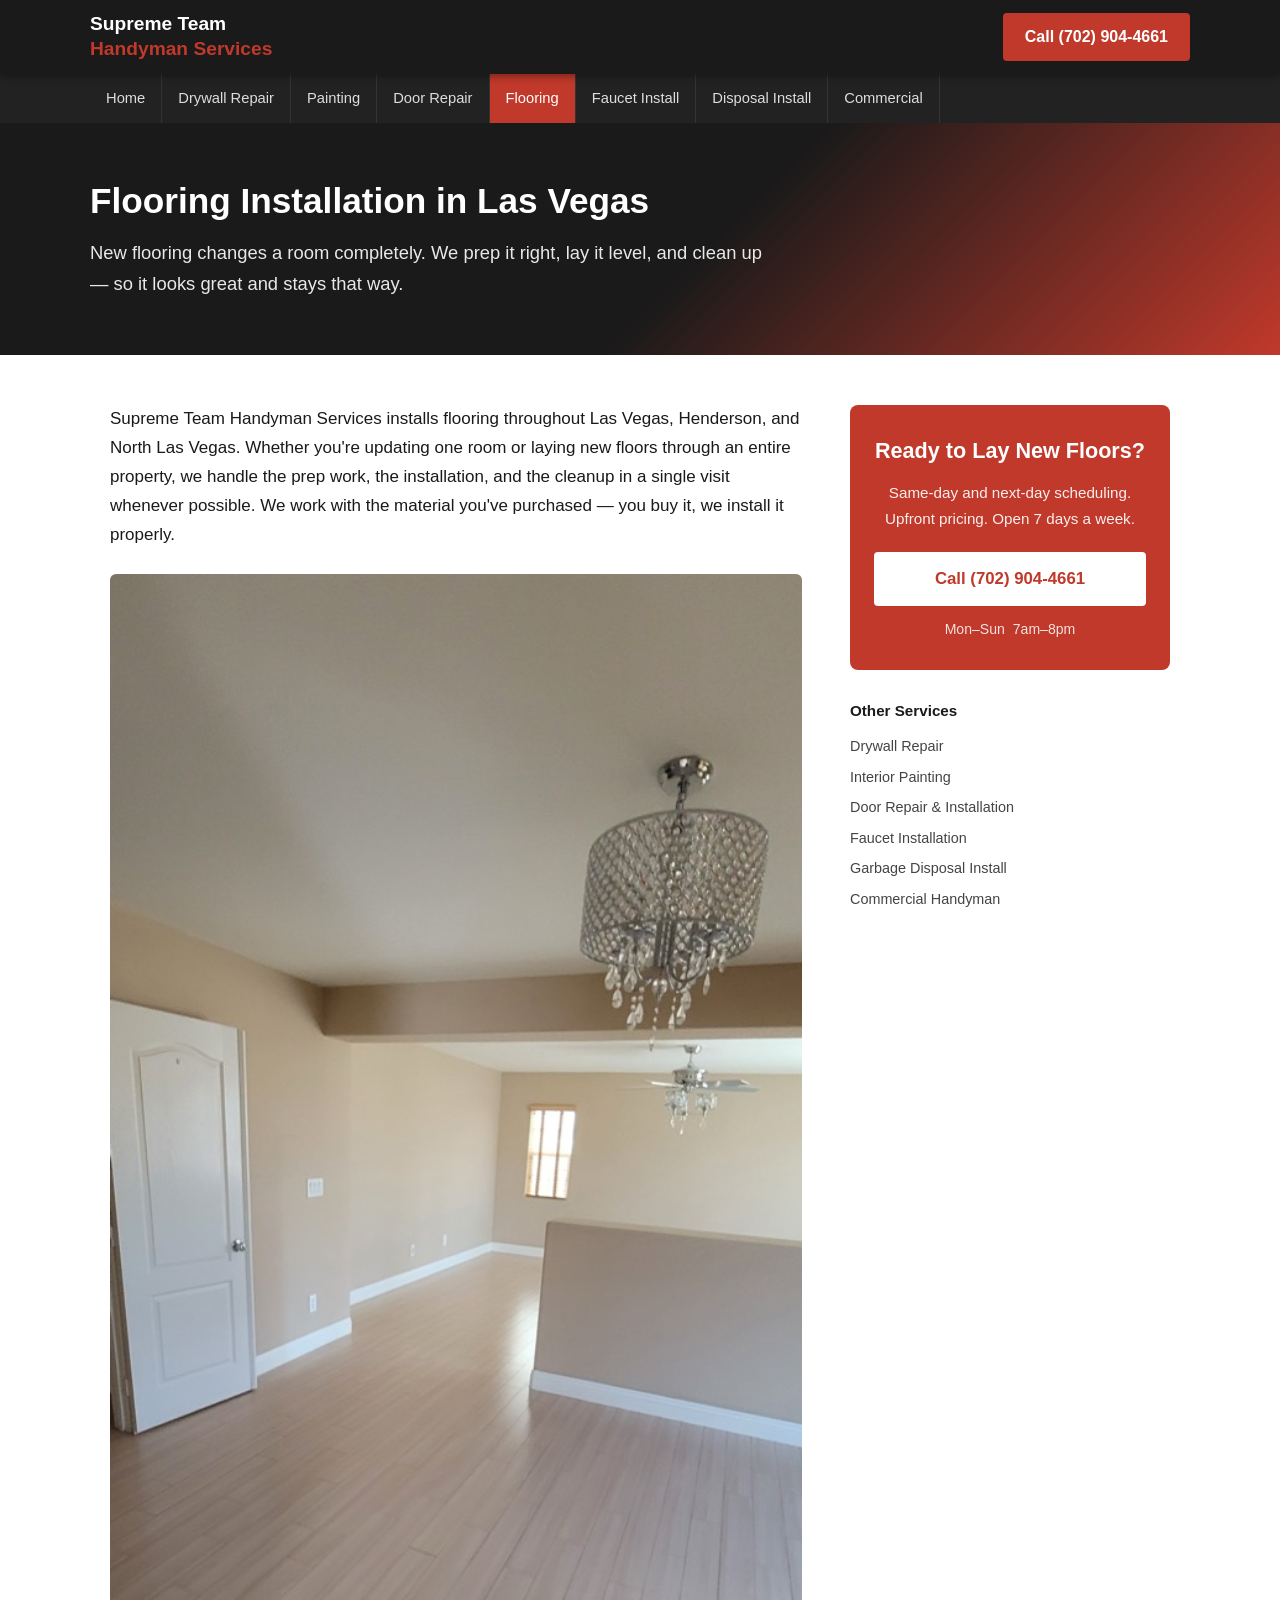
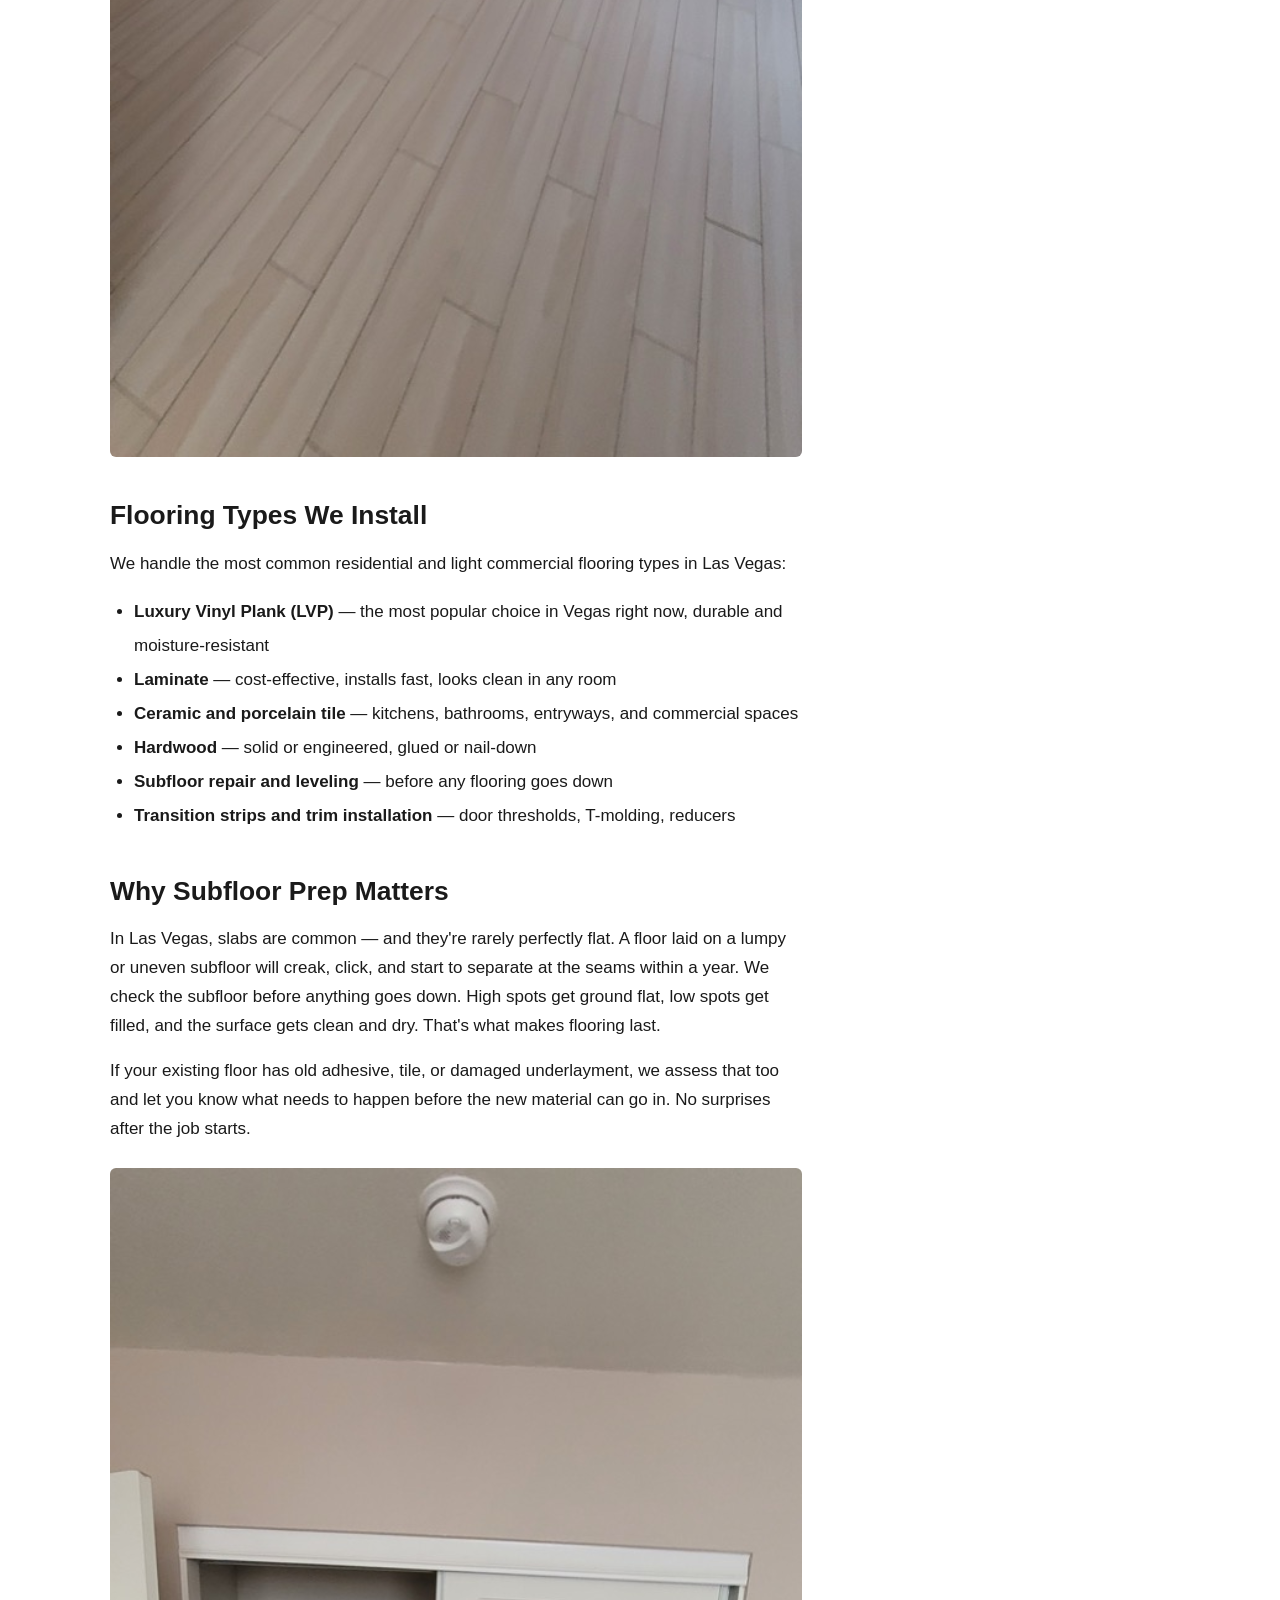
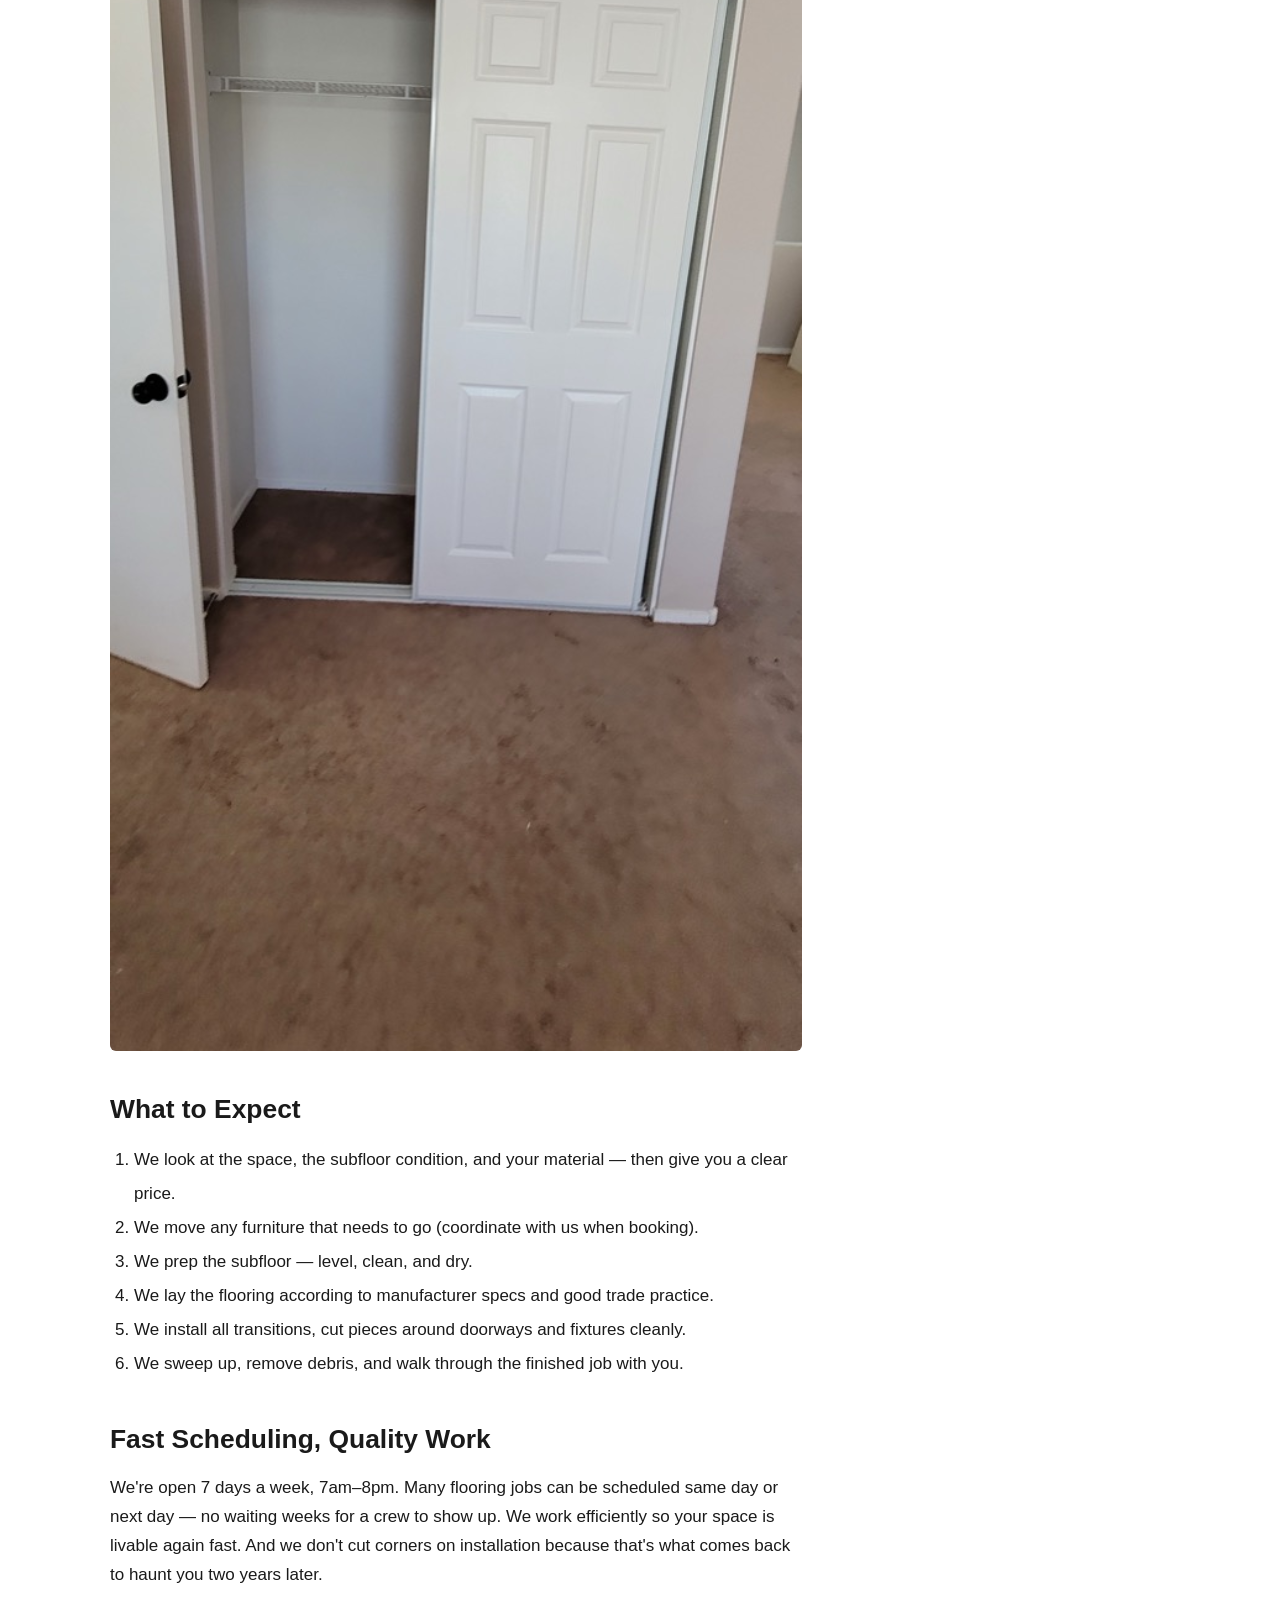
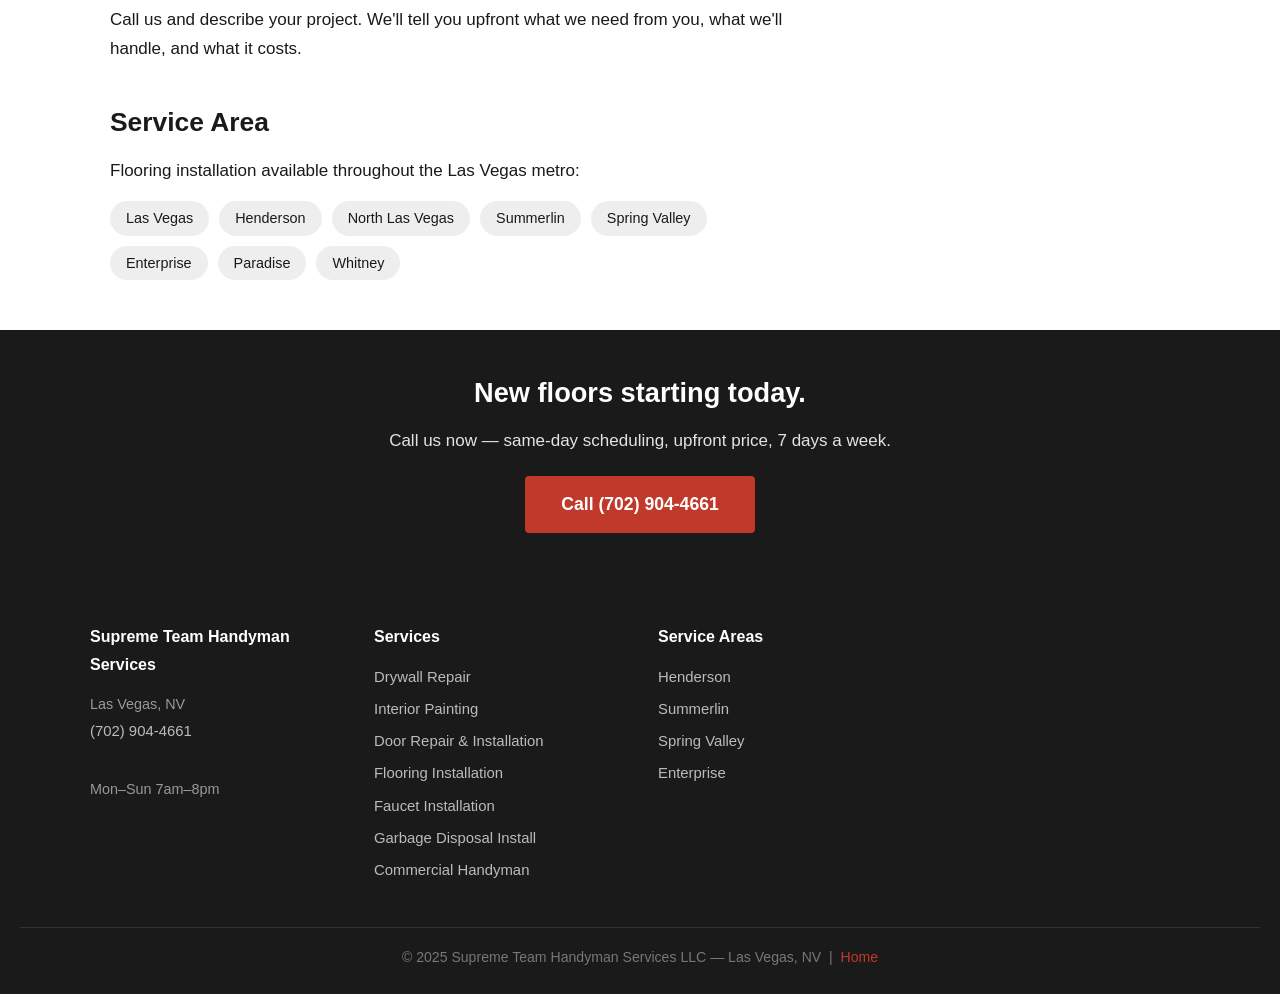
<file: flooring-las-vegas/index.html>
<!DOCTYPE html>
<html lang="en">
<head>
<meta charset="UTF-8">
<meta name="viewport" content="width=device-width, initial-scale=1.0">
<title>Flooring Installation in Las Vegas | Supreme Team</title>
<meta name="description" content="Flooring installation in Las Vegas — LVP, laminate, tile & hardwood. Subfloor prep, level installation, clean finish. Same-day service. Call (702) 904-4661.">
<meta name="robots" content="index, follow">
<link rel="canonical" href="https://www.supremeteamhandymanservices.com/flooring-las-vegas">
<link rel="icon" type="image/png" href="/favicon.png">
<link rel="stylesheet" href="/style.css">
<script type="application/ld+json">
{
  "@context": "https://schema.org",
  "@type": "Service",
  "name": "Flooring Installation Las Vegas",
  "provider": {
    "@type": "LocalBusiness",
    "name": "Supreme Team Handyman Services",
    "telephone": "(702) 904-4661",
    "address": {"@type": "PostalAddress", "addressLocality": "Las Vegas", "addressRegion": "NV", "addressCountry": "US"},
    "openingHours": "Mo-Su 07:00-20:00",
    "priceRange": "$$"
  },
  "areaServed": ["Las Vegas", "Henderson", "North Las Vegas"],
  "description": "Flooring installation in Las Vegas — LVP, laminate, tile, hardwood. Subfloor prep included. Same-day service."
}
</script>
</head>
<body>

<header>
  <div class="header-inner">
    <div class="logo"><a href="/" style="color:#fff;">Supreme Team<br><span>Handyman Services</span></a></div>
    <a class="call-btn" href="tel:7029044661">Call (702) 904-4661</a>
  </div>
</header>

<nav aria-label="Services navigation">
  <div class="nav-inner">
    <a href="/">Home</a>
    <a href="/drywall-repair-las-vegas">Drywall Repair</a>
    <a href="/interior-painting-las-vegas">Painting</a>
    <a href="/door-repair-las-vegas">Door Repair</a>
    <a href="/flooring-las-vegas" class="active">Flooring</a>
    <a href="/faucet-installation-las-vegas">Faucet Install</a>
    <a href="/garbage-disposal-las-vegas">Disposal Install</a>
    <a href="/commercial-handyman-las-vegas">Commercial</a>
  </div>
</nav>

<div class="page-hero">
  <div class="page-hero-inner">
    <h1>Flooring Installation in Las Vegas</h1>
    <p class="tagline">New flooring changes a room completely. We prep it right, lay it level, and clean up — so it looks great and stays that way.</p>
  </div>
</div>

<div class="content-wrap">
  <article>

    <p>Supreme Team Handyman Services installs flooring throughout Las Vegas, Henderson, and North Las Vegas. Whether you're updating one room or laying new floors through an entire property, we handle the prep work, the installation, and the cleanup in a single visit whenever possible. We work with the material you've purchased — you buy it, we install it properly.</p>

    <img src="/images/job-flooring-living-room.jpg" alt="Finished flooring installation in Las Vegas living room" loading="lazy">

    <h2>Flooring Types We Install</h2>
    <p>We handle the most common residential and light commercial flooring types in Las Vegas:</p>
    <ul>
      <li><strong>Luxury Vinyl Plank (LVP)</strong> — the most popular choice in Vegas right now, durable and moisture-resistant</li>
      <li><strong>Laminate</strong> — cost-effective, installs fast, looks clean in any room</li>
      <li><strong>Ceramic and porcelain tile</strong> — kitchens, bathrooms, entryways, and commercial spaces</li>
      <li><strong>Hardwood</strong> — solid or engineered, glued or nail-down</li>
      <li><strong>Subfloor repair and leveling</strong> — before any flooring goes down</li>
      <li><strong>Transition strips and trim installation</strong> — door thresholds, T-molding, reducers</li>
    </ul>

    <h2>Why Subfloor Prep Matters</h2>
    <p>In Las Vegas, slabs are common — and they're rarely perfectly flat. A floor laid on a lumpy or uneven subfloor will creak, click, and start to separate at the seams within a year. We check the subfloor before anything goes down. High spots get ground flat, low spots get filled, and the surface gets clean and dry. That's what makes flooring last.</p>
    <p>If your existing floor has old adhesive, tile, or damaged underlayment, we assess that too and let you know what needs to happen before the new material can go in. No surprises after the job starts.</p>

    <img src="/images/job-closet-sliding-doors.jpg" alt="Interior door and closet work in Las Vegas home" loading="lazy">

    <h2>What to Expect</h2>
    <ol>
      <li>We look at the space, the subfloor condition, and your material — then give you a clear price.</li>
      <li>We move any furniture that needs to go (coordinate with us when booking).</li>
      <li>We prep the subfloor — level, clean, and dry.</li>
      <li>We lay the flooring according to manufacturer specs and good trade practice.</li>
      <li>We install all transitions, cut pieces around doorways and fixtures cleanly.</li>
      <li>We sweep up, remove debris, and walk through the finished job with you.</li>
    </ol>

    <h2>Fast Scheduling, Quality Work</h2>
    <p>We're open 7 days a week, 7am–8pm. Many flooring jobs can be scheduled same day or next day — no waiting weeks for a crew to show up. We work efficiently so your space is livable again fast. And we don't cut corners on installation because that's what comes back to haunt you two years later.</p>
    <p>Call us and describe your project. We'll tell you upfront what we need from you, what we'll handle, and what it costs.</p>

    <h2>Service Area</h2>
    <p>Flooring installation available throughout the Las Vegas metro:</p>
    <div class="area-list">
      <span class="area-tag">Las Vegas</span>
      <span class="area-tag">Henderson</span>
      <span class="area-tag">North Las Vegas</span>
      <span class="area-tag">Summerlin</span>
      <span class="area-tag">Spring Valley</span>
      <span class="area-tag">Enterprise</span>
      <span class="area-tag">Paradise</span>
      <span class="area-tag">Whitney</span>
    </div>

  </article>

  <aside class="sidebar">
    <div class="sidebar-card">
      <h3>Ready to Lay New Floors?</h3>
      <p>Same-day and next-day scheduling. Upfront pricing. Open 7 days a week.</p>
      <a class="cta" href="tel:7029044661">Call (702) 904-4661</a>
      <div class="hours">Mon–Sun &nbsp;7am–8pm</div>
    </div>
    <div class="sidebar-links">
      <h4>Other Services</h4>
      <a href="/drywall-repair-las-vegas">Drywall Repair</a>
      <a href="/interior-painting-las-vegas">Interior Painting</a>
      <a href="/door-repair-las-vegas">Door Repair &amp; Installation</a>
      <a href="/faucet-installation-las-vegas">Faucet Installation</a>
      <a href="/garbage-disposal-las-vegas">Garbage Disposal Install</a>
      <a href="/commercial-handyman-las-vegas">Commercial Handyman</a>
    </div>
  </aside>
</div>

<div class="cta-strip">
  <h2>New floors starting today.</h2>
  <p>Call us now — same-day scheduling, upfront price, 7 days a week.</p>
  <a href="tel:7029044661">Call (702) 904-4661</a>
</div>

<footer>
  <div class="footer-inner">
    <div class="footer-col">
      <h4>Supreme Team Handyman Services</h4>
      <p style="font-size:.9rem;color:#999;line-height:1.8;">Las Vegas, NV<br><a href="tel:7029044661">(702) 904-4661</a><br>Mon–Sun 7am–8pm</p>
    </div>
    <div class="footer-col">
      <h4>Services</h4>
      <a href="/drywall-repair-las-vegas">Drywall Repair</a>
      <a href="/interior-painting-las-vegas">Interior Painting</a>
      <a href="/door-repair-las-vegas">Door Repair &amp; Installation</a>
      <a href="/flooring-las-vegas">Flooring Installation</a>
      <a href="/faucet-installation-las-vegas">Faucet Installation</a>
      <a href="/garbage-disposal-las-vegas">Garbage Disposal Install</a>
      <a href="/commercial-handyman-las-vegas">Commercial Handyman</a>
    </div>
    <div class="footer-col">
      <h4>Service Areas</h4>
      <a href="/henderson-handyman">Henderson</a>
      <a href="/summerlin-handyman">Summerlin</a>
      <a href="/spring-valley-handyman">Spring Valley</a>
      <a href="/enterprise-nv-handyman">Enterprise</a>
    </div>
  </div>
  <div class="footer-bottom">
    <p>&copy; 2025 Supreme Team Handyman Services LLC — Las Vegas, NV &nbsp;|&nbsp; <a href="/">Home</a></p>
  </div>
</footer>

</body>
</html>
</file>
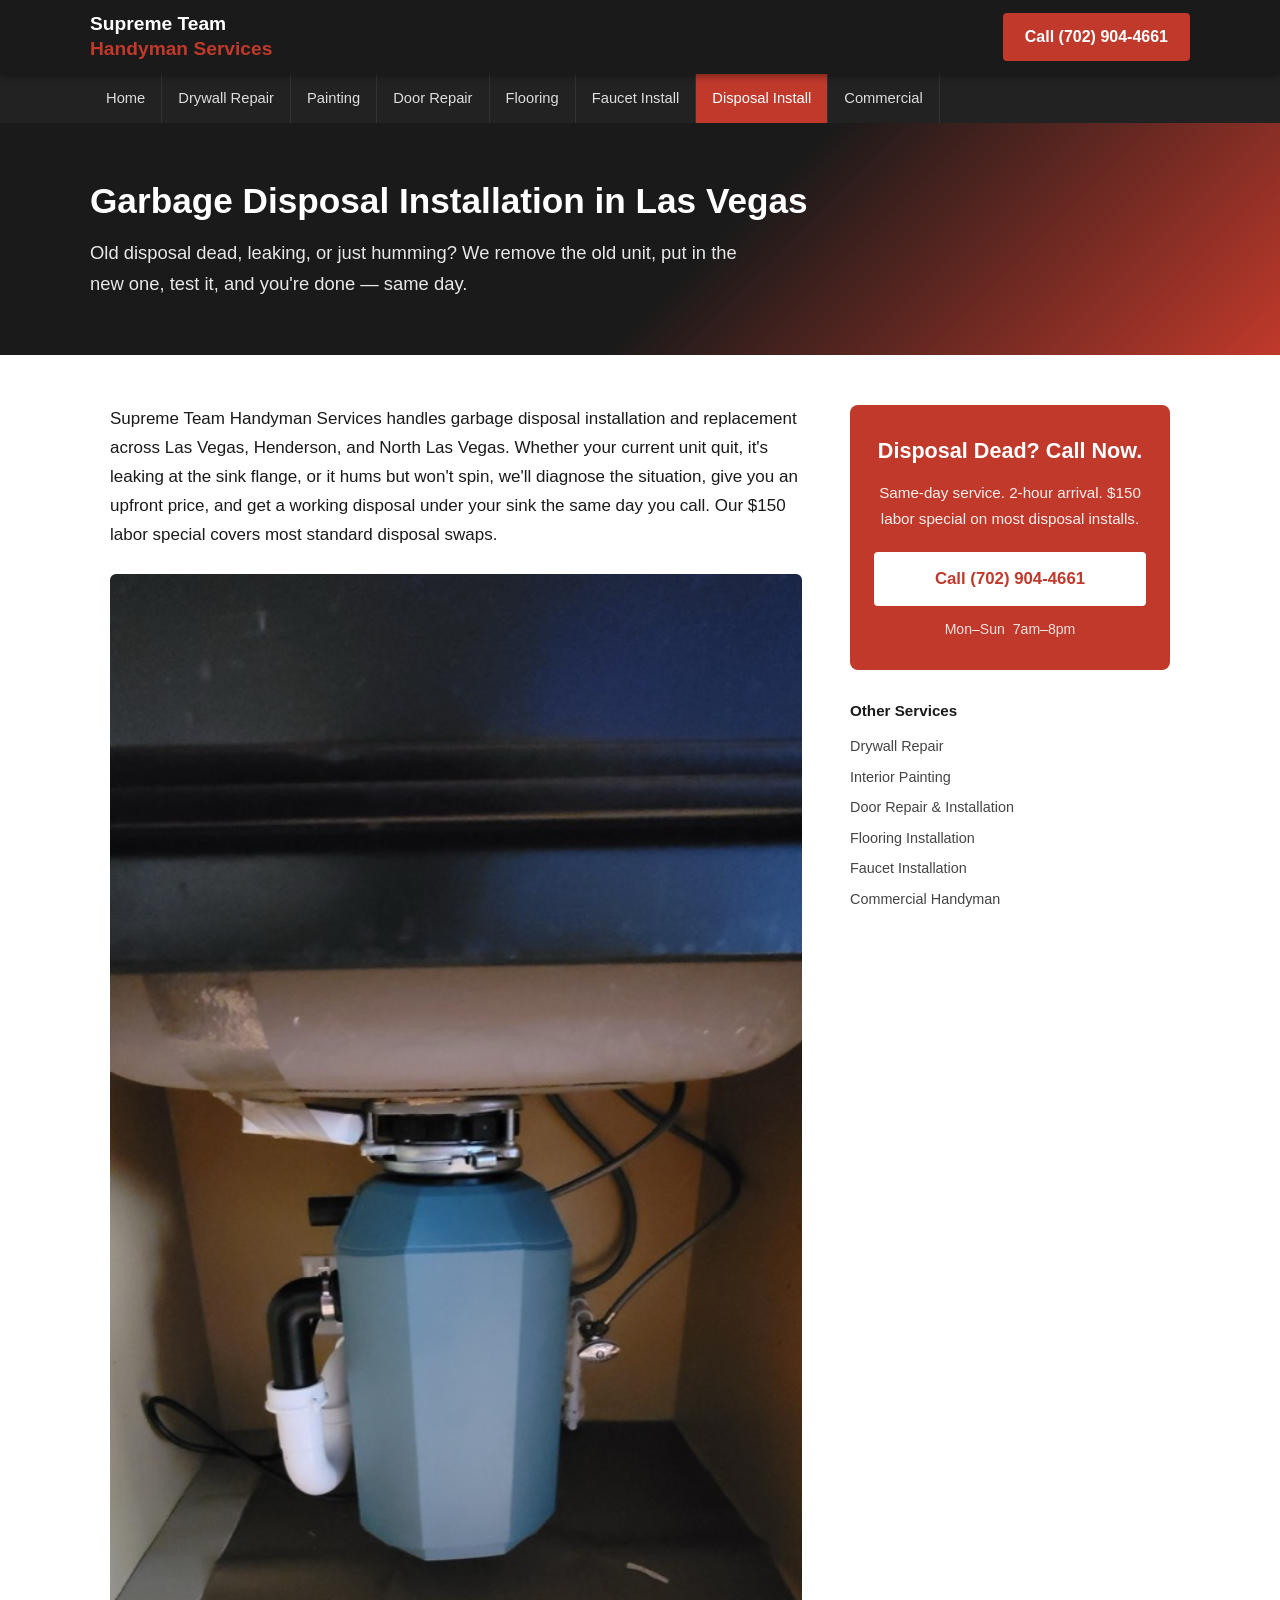
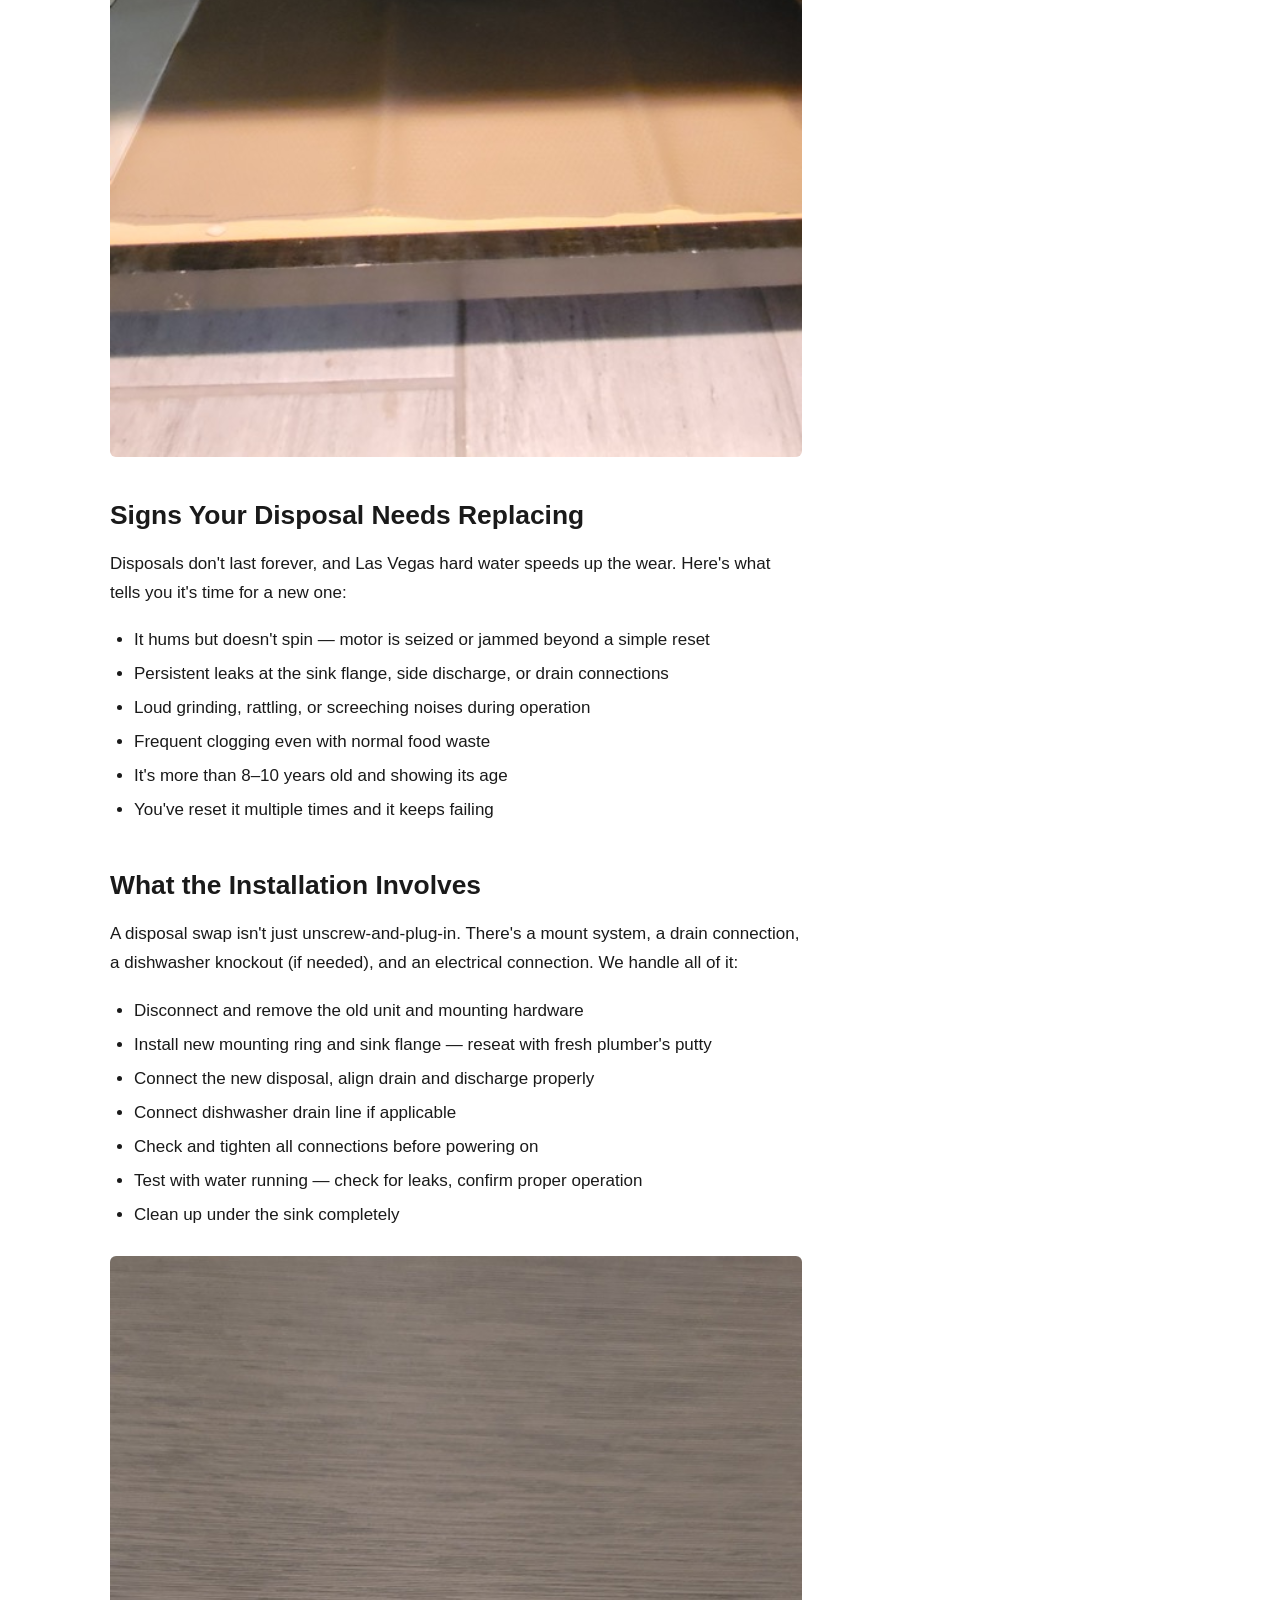
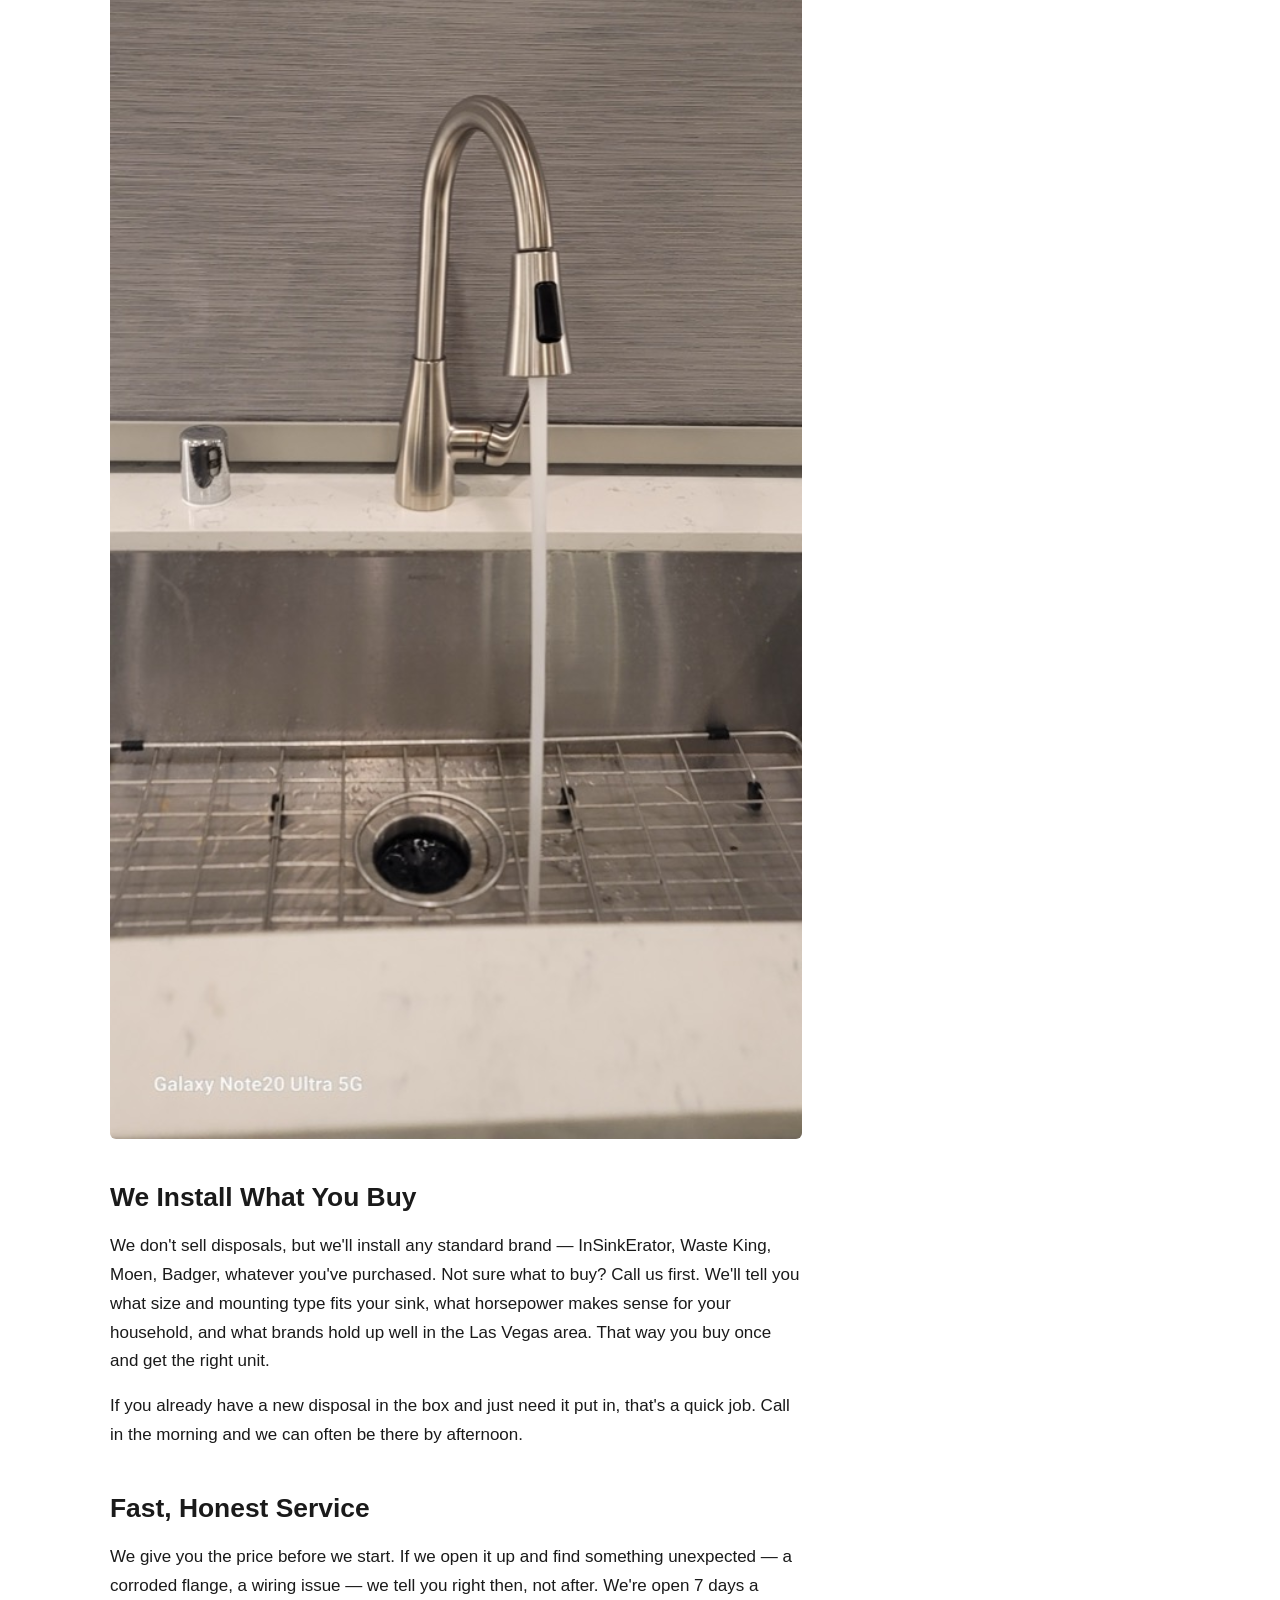
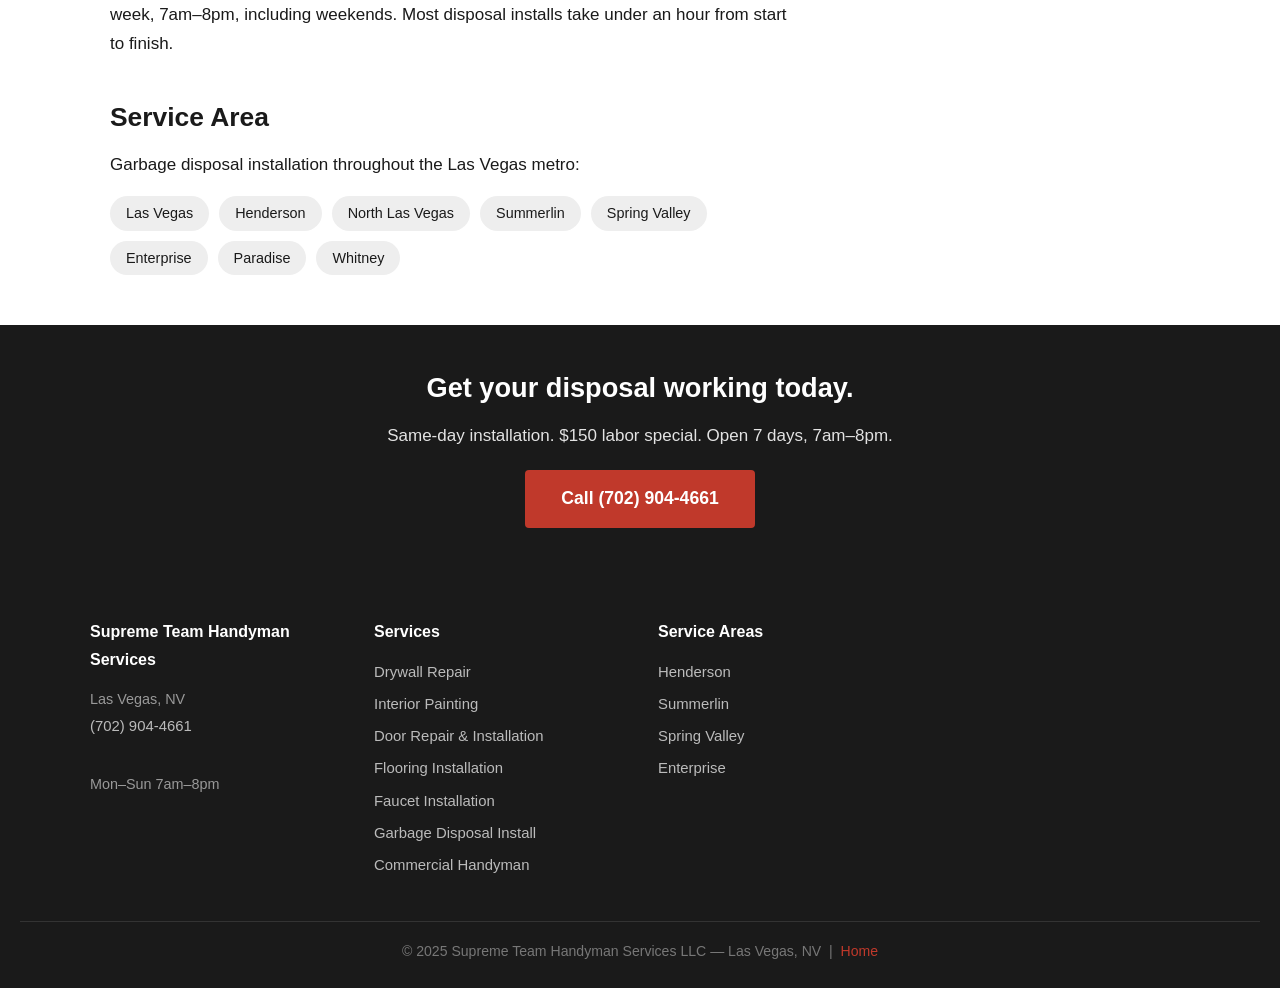
<file: garbage-disposal-las-vegas/index.html>
<!DOCTYPE html>
<html lang="en">
<head>
<meta charset="UTF-8">
<meta name="viewport" content="width=device-width, initial-scale=1.0">
<title>Garbage Disposal Installation in Las Vegas | Supreme Team</title>
<meta name="description" content="Garbage disposal installation and replacement in Las Vegas. Dead or leaking disposal? We remove, install & test same day. $150 labor special. (702) 904-4661.">
<meta name="robots" content="index, follow">
<link rel="canonical" href="https://www.supremeteamhandymanservices.com/garbage-disposal-las-vegas">
<link rel="icon" type="image/png" href="/favicon.png">
<link rel="stylesheet" href="/style.css">
<script type="application/ld+json">
{
  "@context": "https://schema.org",
  "@type": "Service",
  "name": "Garbage Disposal Installation Las Vegas",
  "provider": {
    "@type": "LocalBusiness",
    "name": "Supreme Team Handyman Services",
    "telephone": "(702) 904-4661",
    "address": {"@type": "PostalAddress", "addressLocality": "Las Vegas", "addressRegion": "NV", "addressCountry": "US"},
    "openingHours": "Mo-Su 07:00-20:00",
    "priceRange": "$$"
  },
  "areaServed": ["Las Vegas", "Henderson", "North Las Vegas"],
  "description": "Garbage disposal installation and replacement in Las Vegas. Dead, leaking, or humming disposal? Same-day service, $150 labor special."
}
</script>
</head>
<body>

<header>
  <div class="header-inner">
    <div class="logo"><a href="/" style="color:#fff;">Supreme Team<br><span>Handyman Services</span></a></div>
    <a class="call-btn" href="tel:7029044661">Call (702) 904-4661</a>
  </div>
</header>

<nav aria-label="Services navigation">
  <div class="nav-inner">
    <a href="/">Home</a>
    <a href="/drywall-repair-las-vegas">Drywall Repair</a>
    <a href="/interior-painting-las-vegas">Painting</a>
    <a href="/door-repair-las-vegas">Door Repair</a>
    <a href="/flooring-las-vegas">Flooring</a>
    <a href="/faucet-installation-las-vegas">Faucet Install</a>
    <a href="/garbage-disposal-las-vegas" class="active">Disposal Install</a>
    <a href="/commercial-handyman-las-vegas">Commercial</a>
  </div>
</nav>

<div class="page-hero">
  <div class="page-hero-inner">
    <h1>Garbage Disposal Installation in Las Vegas</h1>
    <p class="tagline">Old disposal dead, leaking, or just humming? We remove the old unit, put in the new one, test it, and you're done — same day.</p>
  </div>
</div>

<div class="content-wrap">
  <article>

    <p>Supreme Team Handyman Services handles garbage disposal installation and replacement across Las Vegas, Henderson, and North Las Vegas. Whether your current unit quit, it's leaking at the sink flange, or it hums but won't spin, we'll diagnose the situation, give you an upfront price, and get a working disposal under your sink the same day you call. Our $150 labor special covers most standard disposal swaps.</p>

    <img src="/images/job-disposal-install.jpg" alt="Garbage disposal installed under kitchen sink in Las Vegas home" loading="lazy">

    <h2>Signs Your Disposal Needs Replacing</h2>
    <p>Disposals don't last forever, and Las Vegas hard water speeds up the wear. Here's what tells you it's time for a new one:</p>
    <ul>
      <li>It hums but doesn't spin — motor is seized or jammed beyond a simple reset</li>
      <li>Persistent leaks at the sink flange, side discharge, or drain connections</li>
      <li>Loud grinding, rattling, or screeching noises during operation</li>
      <li>Frequent clogging even with normal food waste</li>
      <li>It's more than 8–10 years old and showing its age</li>
      <li>You've reset it multiple times and it keeps failing</li>
    </ul>

    <h2>What the Installation Involves</h2>
    <p>A disposal swap isn't just unscrew-and-plug-in. There's a mount system, a drain connection, a dishwasher knockout (if needed), and an electrical connection. We handle all of it:</p>
    <ul>
      <li>Disconnect and remove the old unit and mounting hardware</li>
      <li>Install new mounting ring and sink flange — reseat with fresh plumber's putty</li>
      <li>Connect the new disposal, align drain and discharge properly</li>
      <li>Connect dishwasher drain line if applicable</li>
      <li>Check and tighten all connections before powering on</li>
      <li>Test with water running — check for leaks, confirm proper operation</li>
      <li>Clean up under the sink completely</li>
    </ul>

    <img src="/images/job-kitchen-faucet.jpg" alt="Kitchen faucet and plumbing work in Las Vegas home" loading="lazy">

    <h2>We Install What You Buy</h2>
    <p>We don't sell disposals, but we'll install any standard brand — InSinkErator, Waste King, Moen, Badger, whatever you've purchased. Not sure what to buy? Call us first. We'll tell you what size and mounting type fits your sink, what horsepower makes sense for your household, and what brands hold up well in the Las Vegas area. That way you buy once and get the right unit.</p>
    <p>If you already have a new disposal in the box and just need it put in, that's a quick job. Call in the morning and we can often be there by afternoon.</p>

    <h2>Fast, Honest Service</h2>
    <p>We give you the price before we start. If we open it up and find something unexpected — a corroded flange, a wiring issue — we tell you right then, not after. We're open 7 days a week, 7am–8pm, including weekends. Most disposal installs take under an hour from start to finish.</p>

    <h2>Service Area</h2>
    <p>Garbage disposal installation throughout the Las Vegas metro:</p>
    <div class="area-list">
      <span class="area-tag">Las Vegas</span>
      <span class="area-tag">Henderson</span>
      <span class="area-tag">North Las Vegas</span>
      <span class="area-tag">Summerlin</span>
      <span class="area-tag">Spring Valley</span>
      <span class="area-tag">Enterprise</span>
      <span class="area-tag">Paradise</span>
      <span class="area-tag">Whitney</span>
    </div>

  </article>

  <aside class="sidebar">
    <div class="sidebar-card">
      <h3>Disposal Dead? Call Now.</h3>
      <p>Same-day service. 2-hour arrival. $150 labor special on most disposal installs.</p>
      <a class="cta" href="tel:7029044661">Call (702) 904-4661</a>
      <div class="hours">Mon–Sun &nbsp;7am–8pm</div>
    </div>
    <div class="sidebar-links">
      <h4>Other Services</h4>
      <a href="/drywall-repair-las-vegas">Drywall Repair</a>
      <a href="/interior-painting-las-vegas">Interior Painting</a>
      <a href="/door-repair-las-vegas">Door Repair &amp; Installation</a>
      <a href="/flooring-las-vegas">Flooring Installation</a>
      <a href="/faucet-installation-las-vegas">Faucet Installation</a>
      <a href="/commercial-handyman-las-vegas">Commercial Handyman</a>
    </div>
  </aside>
</div>

<div class="cta-strip">
  <h2>Get your disposal working today.</h2>
  <p>Same-day installation. $150 labor special. Open 7 days, 7am–8pm.</p>
  <a href="tel:7029044661">Call (702) 904-4661</a>
</div>

<footer>
  <div class="footer-inner">
    <div class="footer-col">
      <h4>Supreme Team Handyman Services</h4>
      <p style="font-size:.9rem;color:#999;line-height:1.8;">Las Vegas, NV<br><a href="tel:7029044661">(702) 904-4661</a><br>Mon–Sun 7am–8pm</p>
    </div>
    <div class="footer-col">
      <h4>Services</h4>
      <a href="/drywall-repair-las-vegas">Drywall Repair</a>
      <a href="/interior-painting-las-vegas">Interior Painting</a>
      <a href="/door-repair-las-vegas">Door Repair &amp; Installation</a>
      <a href="/flooring-las-vegas">Flooring Installation</a>
      <a href="/faucet-installation-las-vegas">Faucet Installation</a>
      <a href="/garbage-disposal-las-vegas">Garbage Disposal Install</a>
      <a href="/commercial-handyman-las-vegas">Commercial Handyman</a>
    </div>
    <div class="footer-col">
      <h4>Service Areas</h4>
      <a href="/henderson-handyman">Henderson</a>
      <a href="/summerlin-handyman">Summerlin</a>
      <a href="/spring-valley-handyman">Spring Valley</a>
      <a href="/enterprise-nv-handyman">Enterprise</a>
    </div>
  </div>
  <div class="footer-bottom">
    <p>&copy; 2025 Supreme Team Handyman Services LLC — Las Vegas, NV &nbsp;|&nbsp; <a href="/">Home</a></p>
  </div>
</footer>

</body>
</html>
</file>
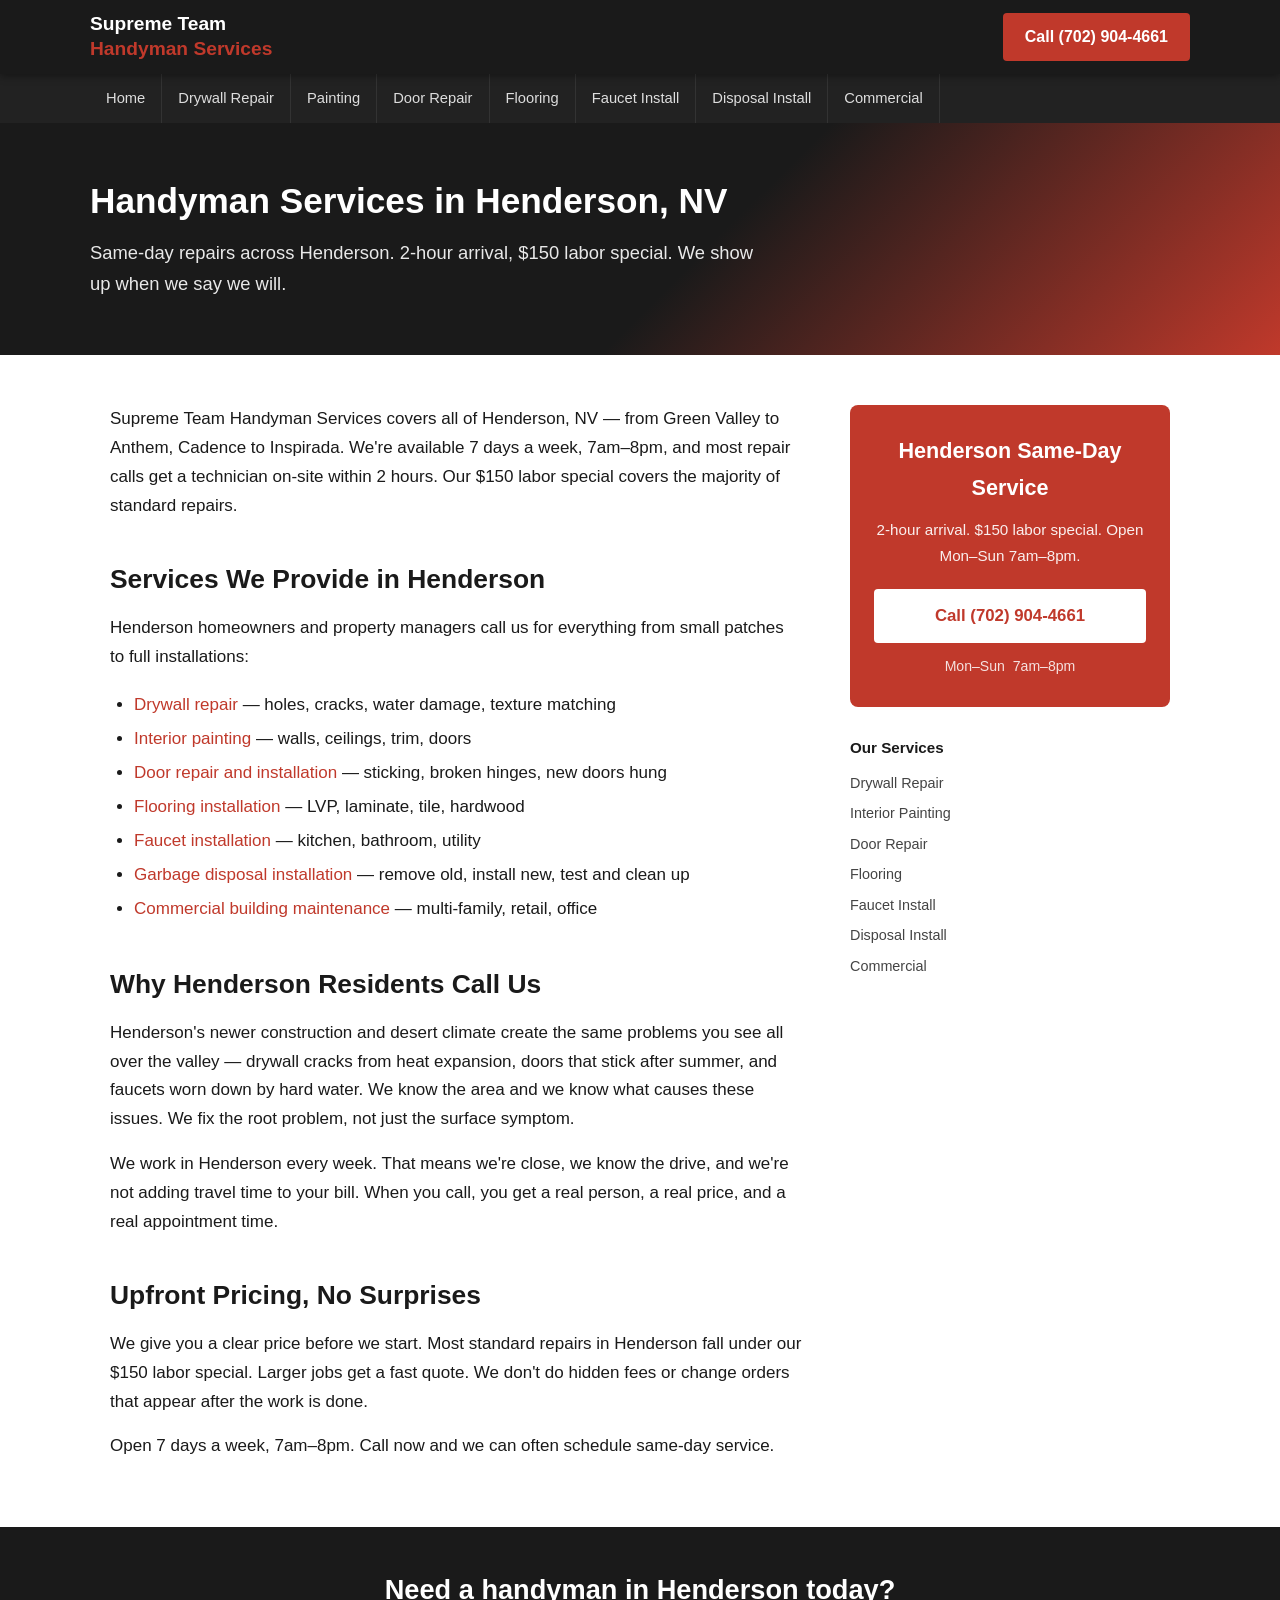
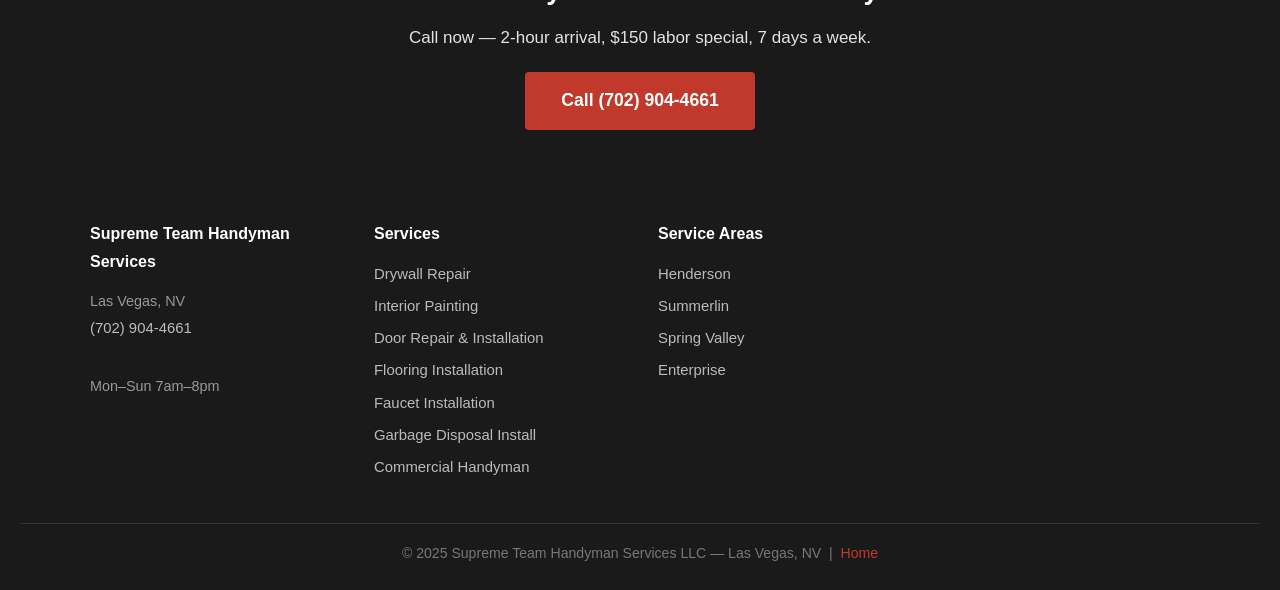
<file: henderson-handyman/index.html>
<!DOCTYPE html>
<html lang="en">
<head>
<meta charset="UTF-8">
<meta name="viewport" content="width=device-width, initial-scale=1.0">
<title>Handyman Services in Henderson, NV | Supreme Team</title>
<meta name="description" content="Supreme Team Handyman Services in Henderson, NV. Same-day repairs, 2-hour arrival, $150 labor special. Drywall, painting, doors, flooring & more. Call (702) 904-4661.">
<meta name="robots" content="index, follow">
<link rel="canonical" href="https://www.supremeteamhandymanservices.com/henderson-handyman">
<link rel="icon" type="image/png" href="/favicon.png">
<link rel="stylesheet" href="/style.css">
<script type="application/ld+json">
{"@context":"https://schema.org","@type":"LocalBusiness","name":"Supreme Team Handyman Services","telephone":"(702) 904-4661","address":{"@type":"PostalAddress","addressLocality":"Henderson","addressRegion":"NV","addressCountry":"US"},"openingHours":"Mo-Su 07:00-20:00","priceRange":"$$","areaServed":{"@type":"City","name":"Henderson"}}
</script>
</head>
<body>
<header>
  <div class="header-inner">
    <div class="logo"><a href="/" style="color:#fff;">Supreme Team<br><span>Handyman Services</span></a></div>
    <a class="call-btn" href="tel:7029044661">Call (702) 904-4661</a>
  </div>
</header>
<nav aria-label="Services navigation">
  <div class="nav-inner">
    <a href="/">Home</a>
    <a href="/drywall-repair-las-vegas">Drywall Repair</a>
    <a href="/interior-painting-las-vegas">Painting</a>
    <a href="/door-repair-las-vegas">Door Repair</a>
    <a href="/flooring-las-vegas">Flooring</a>
    <a href="/faucet-installation-las-vegas">Faucet Install</a>
    <a href="/garbage-disposal-las-vegas">Disposal Install</a>
    <a href="/commercial-handyman-las-vegas">Commercial</a>
  </div>
</nav>
<div class="page-hero">
  <div class="page-hero-inner">
    <h1>Handyman Services in Henderson, NV</h1>
    <p class="tagline">Same-day repairs across Henderson. 2-hour arrival, $150 labor special. We show up when we say we will.</p>
  </div>
</div>
<div class="content-wrap">
  <article>
    <p>Supreme Team Handyman Services covers all of Henderson, NV — from Green Valley to Anthem, Cadence to Inspirada. We're available 7 days a week, 7am–8pm, and most repair calls get a technician on-site within 2 hours. Our $150 labor special covers the majority of standard repairs.</p>
    <h2>Services We Provide in Henderson</h2>
    <p>Henderson homeowners and property managers call us for everything from small patches to full installations:</p>
    <ul>
      <li><a href="/drywall-repair-las-vegas">Drywall repair</a> — holes, cracks, water damage, texture matching</li>
      <li><a href="/interior-painting-las-vegas">Interior painting</a> — walls, ceilings, trim, doors</li>
      <li><a href="/door-repair-las-vegas">Door repair and installation</a> — sticking, broken hinges, new doors hung</li>
      <li><a href="/flooring-las-vegas">Flooring installation</a> — LVP, laminate, tile, hardwood</li>
      <li><a href="/faucet-installation-las-vegas">Faucet installation</a> — kitchen, bathroom, utility</li>
      <li><a href="/garbage-disposal-las-vegas">Garbage disposal installation</a> — remove old, install new, test and clean up</li>
      <li><a href="/commercial-handyman-las-vegas">Commercial building maintenance</a> — multi-family, retail, office</li>
    </ul>
    <h2>Why Henderson Residents Call Us</h2>
    <p>Henderson's newer construction and desert climate create the same problems you see all over the valley — drywall cracks from heat expansion, doors that stick after summer, and faucets worn down by hard water. We know the area and we know what causes these issues. We fix the root problem, not just the surface symptom.</p>
    <p>We work in Henderson every week. That means we're close, we know the drive, and we're not adding travel time to your bill. When you call, you get a real person, a real price, and a real appointment time.</p>
    <h2>Upfront Pricing, No Surprises</h2>
    <p>We give you a clear price before we start. Most standard repairs in Henderson fall under our $150 labor special. Larger jobs get a fast quote. We don't do hidden fees or change orders that appear after the work is done.</p>
    <p>Open 7 days a week, 7am–8pm. Call now and we can often schedule same-day service.</p>
  </article>
  <aside class="sidebar">
    <div class="sidebar-card">
      <h3>Henderson Same-Day Service</h3>
      <p>2-hour arrival. $150 labor special. Open Mon–Sun 7am–8pm.</p>
      <a class="cta" href="tel:7029044661">Call (702) 904-4661</a>
      <div class="hours">Mon–Sun &nbsp;7am–8pm</div>
    </div>
    <div class="sidebar-links">
      <h4>Our Services</h4>
      <a href="/drywall-repair-las-vegas">Drywall Repair</a>
      <a href="/interior-painting-las-vegas">Interior Painting</a>
      <a href="/door-repair-las-vegas">Door Repair</a>
      <a href="/flooring-las-vegas">Flooring</a>
      <a href="/faucet-installation-las-vegas">Faucet Install</a>
      <a href="/garbage-disposal-las-vegas">Disposal Install</a>
      <a href="/commercial-handyman-las-vegas">Commercial</a>
    </div>
  </aside>
</div>
<div class="cta-strip">
  <h2>Need a handyman in Henderson today?</h2>
  <p>Call now — 2-hour arrival, $150 labor special, 7 days a week.</p>
  <a href="tel:7029044661">Call (702) 904-4661</a>
</div>
<footer>
  <div class="footer-inner">
    <div class="footer-col">
      <h4>Supreme Team Handyman Services</h4>
      <p style="font-size:.9rem;color:#999;line-height:1.8;">Las Vegas, NV<br><a href="tel:7029044661">(702) 904-4661</a><br>Mon–Sun 7am–8pm</p>
    </div>
    <div class="footer-col">
      <h4>Services</h4>
      <a href="/drywall-repair-las-vegas">Drywall Repair</a>
      <a href="/interior-painting-las-vegas">Interior Painting</a>
      <a href="/door-repair-las-vegas">Door Repair &amp; Installation</a>
      <a href="/flooring-las-vegas">Flooring Installation</a>
      <a href="/faucet-installation-las-vegas">Faucet Installation</a>
      <a href="/garbage-disposal-las-vegas">Garbage Disposal Install</a>
      <a href="/commercial-handyman-las-vegas">Commercial Handyman</a>
    </div>
    <div class="footer-col">
      <h4>Service Areas</h4>
      <a href="/henderson-handyman">Henderson</a>
      <a href="/summerlin-handyman">Summerlin</a>
      <a href="/spring-valley-handyman">Spring Valley</a>
      <a href="/enterprise-nv-handyman">Enterprise</a>
    </div>
  </div>
  <div class="footer-bottom">
    <p>&copy; 2025 Supreme Team Handyman Services LLC — Las Vegas, NV &nbsp;|&nbsp; <a href="/">Home</a></p>
  </div>
</footer>
</body>
</html>
</file>
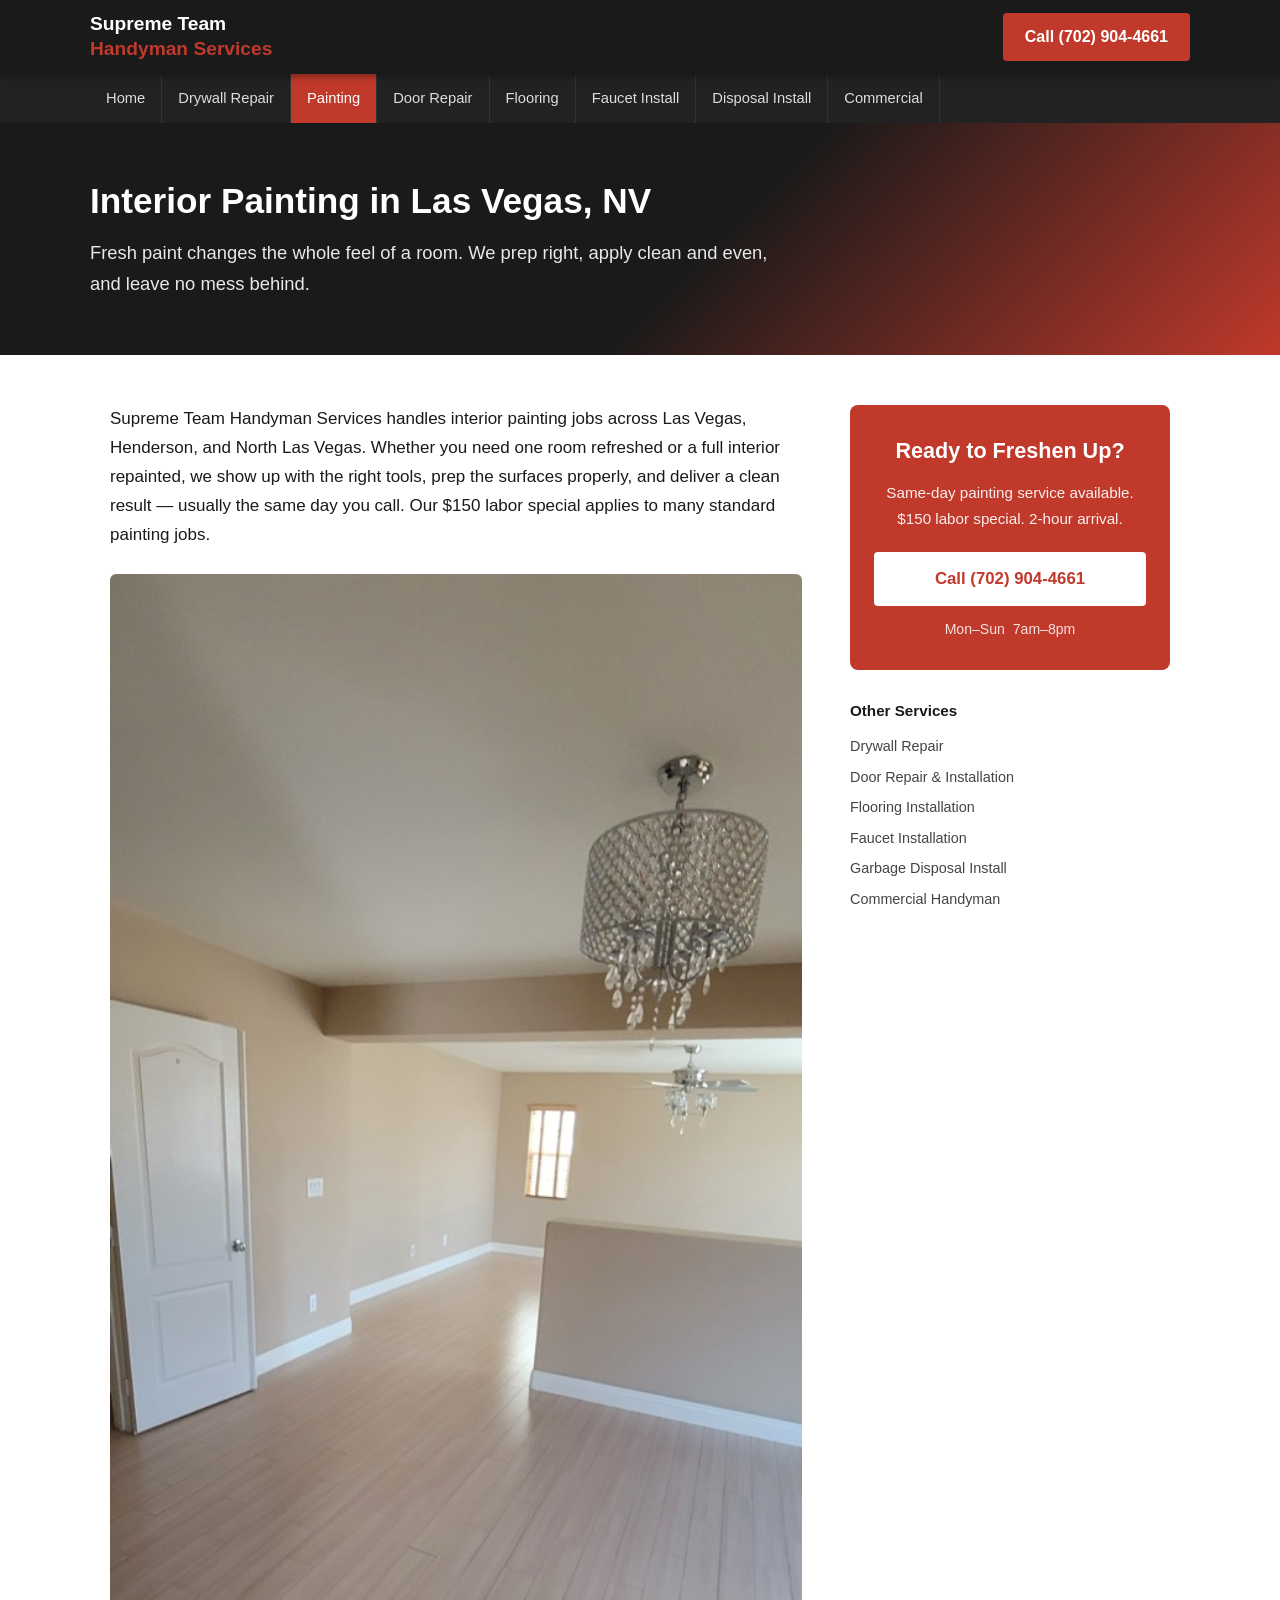
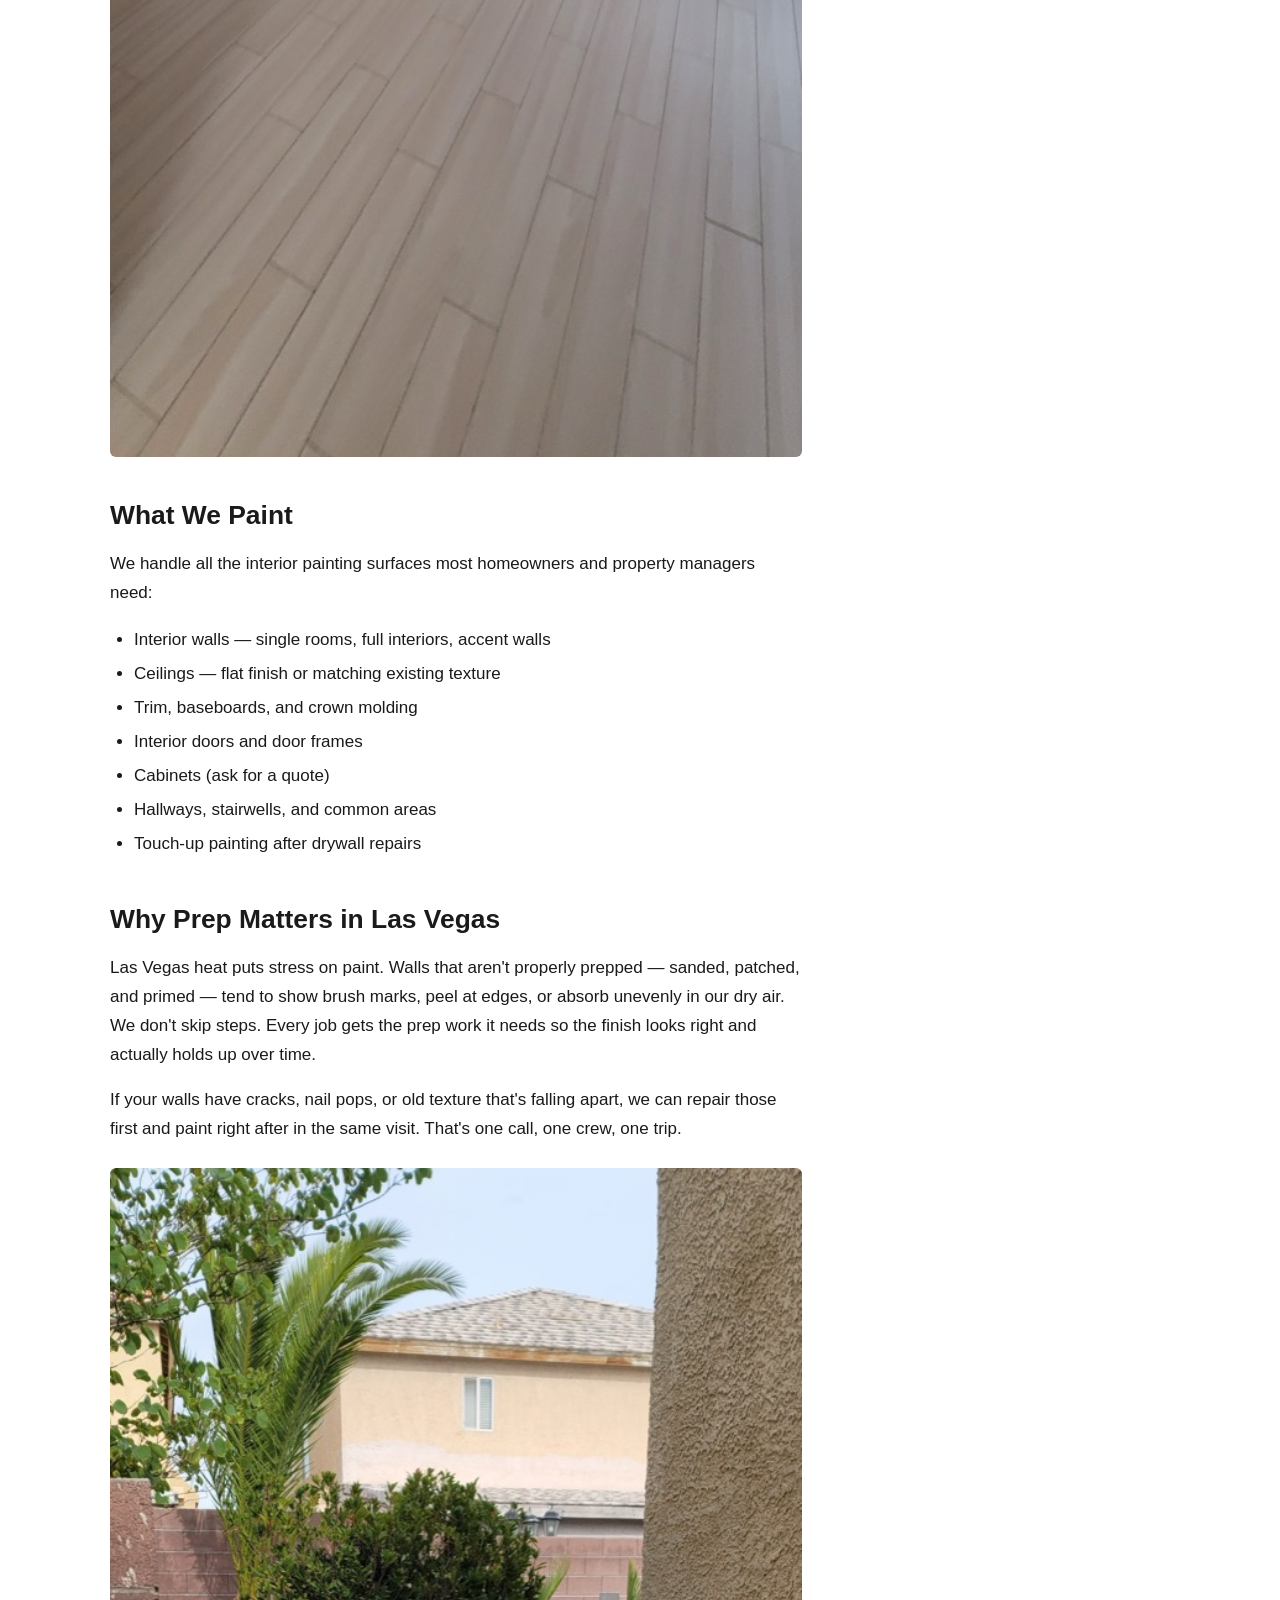
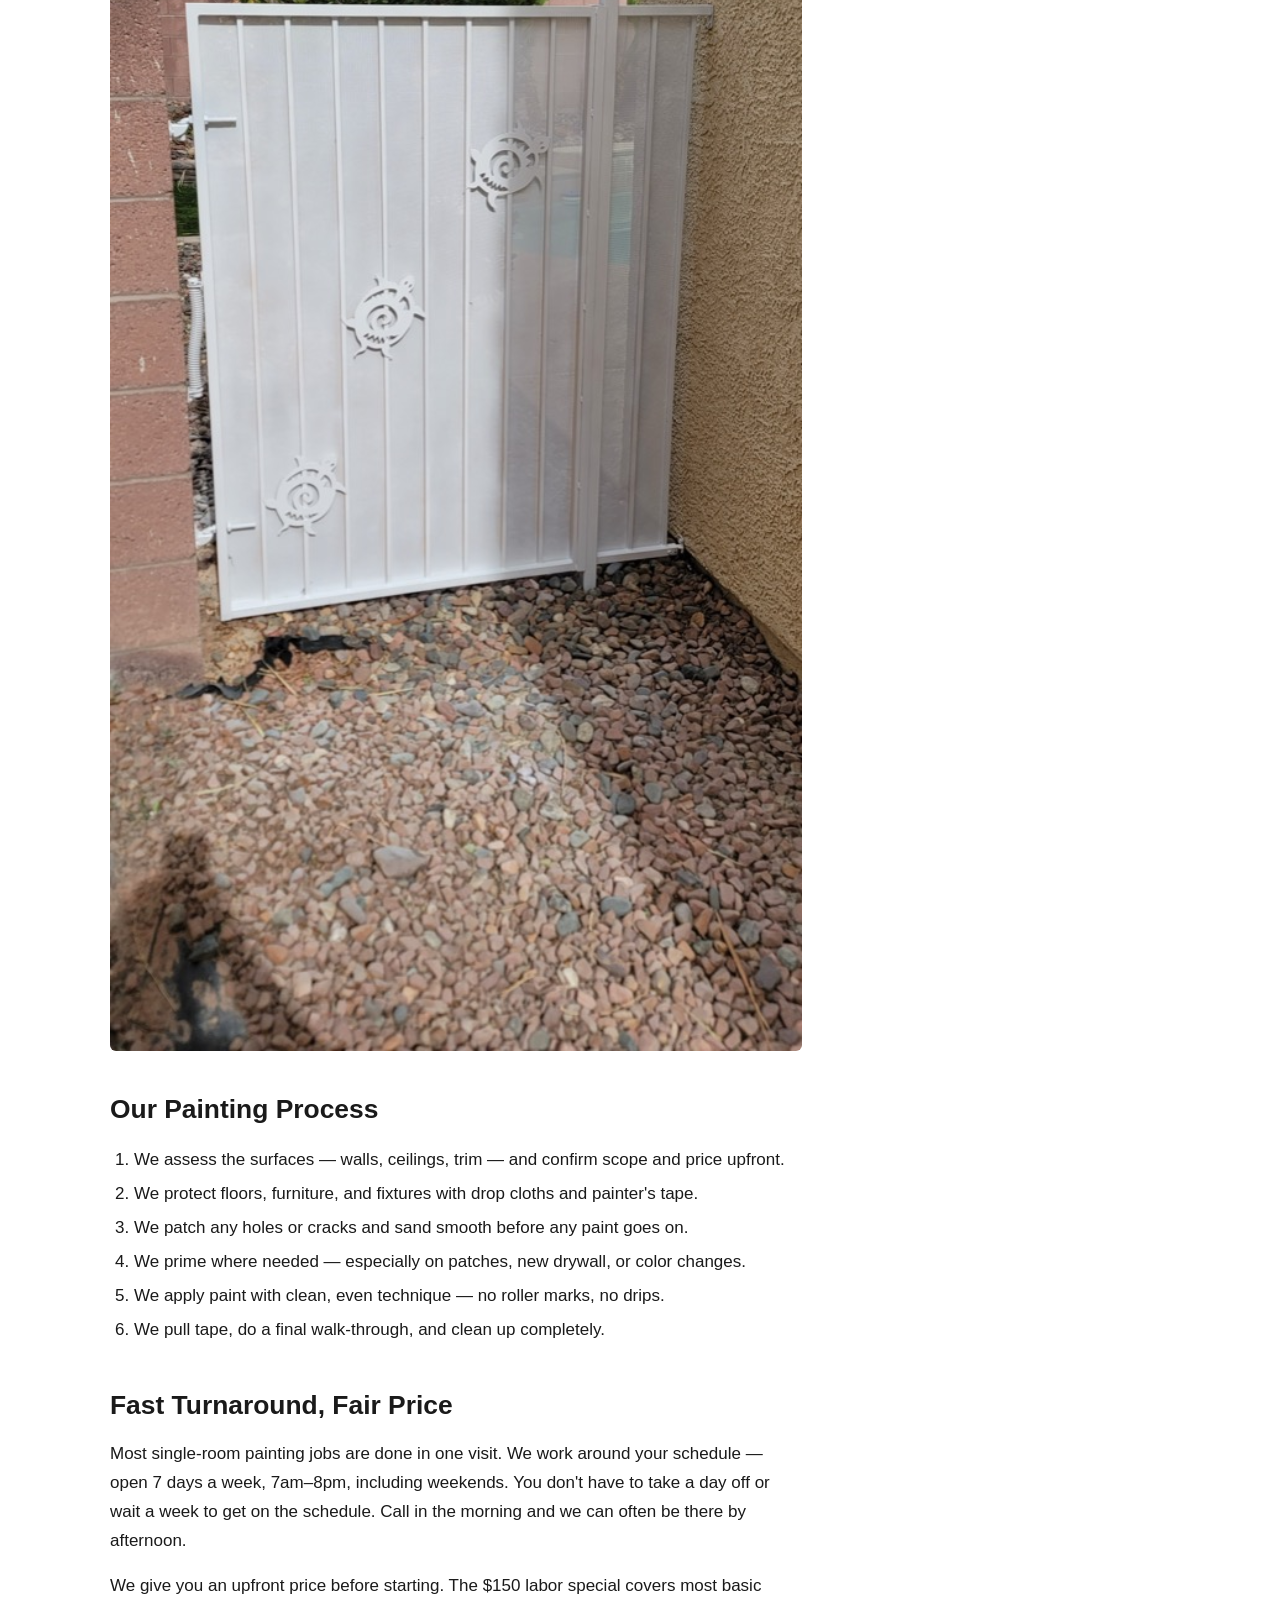
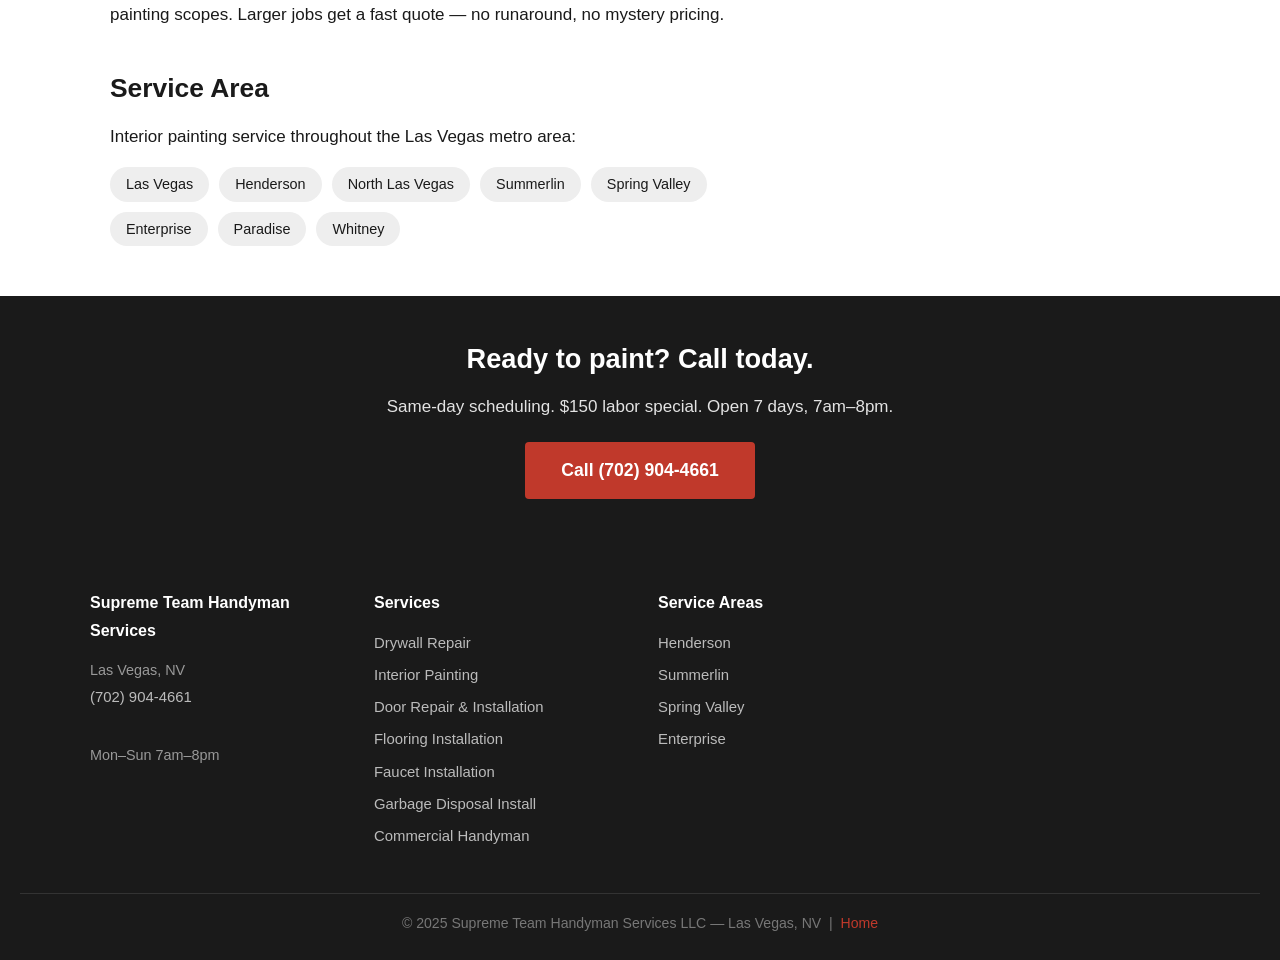
<file: interior-painting-las-vegas/index.html>
<!DOCTYPE html>
<html lang="en">
<head>
<meta charset="UTF-8">
<meta name="viewport" content="width=device-width, initial-scale=1.0">
<title>Interior Painting in Las Vegas, NV | Supreme Team</title>
<meta name="description" content="Interior painting in Las Vegas — walls, ceilings, trim & doors. Clean prep, even coverage, same-day scheduling. $150 labor special. Call (702) 904-4661.">
<meta name="robots" content="index, follow">
<link rel="canonical" href="https://www.supremeteamhandymanservices.com/interior-painting-las-vegas">
<link rel="icon" type="image/png" href="/favicon.png">
<link rel="stylesheet" href="/style.css">
<script type="application/ld+json">
{
  "@context": "https://schema.org",
  "@type": "Service",
  "name": "Interior Painting Las Vegas",
  "provider": {
    "@type": "LocalBusiness",
    "name": "Supreme Team Handyman Services",
    "telephone": "(702) 904-4661",
    "address": {"@type": "PostalAddress", "addressLocality": "Las Vegas", "addressRegion": "NV", "addressCountry": "US"},
    "openingHours": "Mo-Su 07:00-20:00",
    "priceRange": "$$"
  },
  "areaServed": ["Las Vegas", "Henderson", "North Las Vegas"],
  "description": "Interior painting in Las Vegas — walls, ceilings, trim, doors. Same-day service, $150 labor special."
}
</script>
</head>
<body>

<header>
  <div class="header-inner">
    <div class="logo"><a href="/" style="color:#fff;">Supreme Team<br><span>Handyman Services</span></a></div>
    <a class="call-btn" href="tel:7029044661">Call (702) 904-4661</a>
  </div>
</header>

<nav aria-label="Services navigation">
  <div class="nav-inner">
    <a href="/">Home</a>
    <a href="/drywall-repair-las-vegas">Drywall Repair</a>
    <a href="/interior-painting-las-vegas" class="active">Painting</a>
    <a href="/door-repair-las-vegas">Door Repair</a>
    <a href="/flooring-las-vegas">Flooring</a>
    <a href="/faucet-installation-las-vegas">Faucet Install</a>
    <a href="/garbage-disposal-las-vegas">Disposal Install</a>
    <a href="/commercial-handyman-las-vegas">Commercial</a>
  </div>
</nav>

<div class="page-hero">
  <div class="page-hero-inner">
    <h1>Interior Painting in Las Vegas, NV</h1>
    <p class="tagline">Fresh paint changes the whole feel of a room. We prep right, apply clean and even, and leave no mess behind.</p>
  </div>
</div>

<div class="content-wrap">
  <article>

    <p>Supreme Team Handyman Services handles interior painting jobs across Las Vegas, Henderson, and North Las Vegas. Whether you need one room refreshed or a full interior repainted, we show up with the right tools, prep the surfaces properly, and deliver a clean result — usually the same day you call. Our $150 labor special applies to many standard painting jobs.</p>

    <img src="/images/job-flooring-living-room.jpg" alt="Finished interior room after handyman work in Las Vegas" loading="lazy">

    <h2>What We Paint</h2>
    <p>We handle all the interior painting surfaces most homeowners and property managers need:</p>
    <ul>
      <li>Interior walls — single rooms, full interiors, accent walls</li>
      <li>Ceilings — flat finish or matching existing texture</li>
      <li>Trim, baseboards, and crown molding</li>
      <li>Interior doors and door frames</li>
      <li>Cabinets (ask for a quote)</li>
      <li>Hallways, stairwells, and common areas</li>
      <li>Touch-up painting after drywall repairs</li>
    </ul>

    <h2>Why Prep Matters in Las Vegas</h2>
    <p>Las Vegas heat puts stress on paint. Walls that aren't properly prepped — sanded, patched, and primed — tend to show brush marks, peel at edges, or absorb unevenly in our dry air. We don't skip steps. Every job gets the prep work it needs so the finish looks right and actually holds up over time.</p>
    <p>If your walls have cracks, nail pops, or old texture that's falling apart, we can repair those first and paint right after in the same visit. That's one call, one crew, one trip.</p>

    <img src="/images/job-gate-after.jpg" alt="Completed exterior repair work — Las Vegas handyman service" loading="lazy">

    <h2>Our Painting Process</h2>
    <ol>
      <li>We assess the surfaces — walls, ceilings, trim — and confirm scope and price upfront.</li>
      <li>We protect floors, furniture, and fixtures with drop cloths and painter's tape.</li>
      <li>We patch any holes or cracks and sand smooth before any paint goes on.</li>
      <li>We prime where needed — especially on patches, new drywall, or color changes.</li>
      <li>We apply paint with clean, even technique — no roller marks, no drips.</li>
      <li>We pull tape, do a final walk-through, and clean up completely.</li>
    </ol>

    <h2>Fast Turnaround, Fair Price</h2>
    <p>Most single-room painting jobs are done in one visit. We work around your schedule — open 7 days a week, 7am–8pm, including weekends. You don't have to take a day off or wait a week to get on the schedule. Call in the morning and we can often be there by afternoon.</p>
    <p>We give you an upfront price before starting. The $150 labor special covers most basic painting scopes. Larger jobs get a fast quote — no runaround, no mystery pricing.</p>

    <h2>Service Area</h2>
    <p>Interior painting service throughout the Las Vegas metro area:</p>
    <div class="area-list">
      <span class="area-tag">Las Vegas</span>
      <span class="area-tag">Henderson</span>
      <span class="area-tag">North Las Vegas</span>
      <span class="area-tag">Summerlin</span>
      <span class="area-tag">Spring Valley</span>
      <span class="area-tag">Enterprise</span>
      <span class="area-tag">Paradise</span>
      <span class="area-tag">Whitney</span>
    </div>

  </article>

  <aside class="sidebar">
    <div class="sidebar-card">
      <h3>Ready to Freshen Up?</h3>
      <p>Same-day painting service available. $150 labor special. 2-hour arrival.</p>
      <a class="cta" href="tel:7029044661">Call (702) 904-4661</a>
      <div class="hours">Mon–Sun &nbsp;7am–8pm</div>
    </div>
    <div class="sidebar-links">
      <h4>Other Services</h4>
      <a href="/drywall-repair-las-vegas">Drywall Repair</a>
      <a href="/door-repair-las-vegas">Door Repair &amp; Installation</a>
      <a href="/flooring-las-vegas">Flooring Installation</a>
      <a href="/faucet-installation-las-vegas">Faucet Installation</a>
      <a href="/garbage-disposal-las-vegas">Garbage Disposal Install</a>
      <a href="/commercial-handyman-las-vegas">Commercial Handyman</a>
    </div>
  </aside>
</div>

<div class="cta-strip">
  <h2>Ready to paint? Call today.</h2>
  <p>Same-day scheduling. $150 labor special. Open 7 days, 7am–8pm.</p>
  <a href="tel:7029044661">Call (702) 904-4661</a>
</div>

<footer>
  <div class="footer-inner">
    <div class="footer-col">
      <h4>Supreme Team Handyman Services</h4>
      <p style="font-size:.9rem;color:#999;line-height:1.8;">Las Vegas, NV<br><a href="tel:7029044661">(702) 904-4661</a><br>Mon–Sun 7am–8pm</p>
    </div>
    <div class="footer-col">
      <h4>Services</h4>
      <a href="/drywall-repair-las-vegas">Drywall Repair</a>
      <a href="/interior-painting-las-vegas">Interior Painting</a>
      <a href="/door-repair-las-vegas">Door Repair &amp; Installation</a>
      <a href="/flooring-las-vegas">Flooring Installation</a>
      <a href="/faucet-installation-las-vegas">Faucet Installation</a>
      <a href="/garbage-disposal-las-vegas">Garbage Disposal Install</a>
      <a href="/commercial-handyman-las-vegas">Commercial Handyman</a>
    </div>
    <div class="footer-col">
      <h4>Service Areas</h4>
      <a href="/henderson-handyman">Henderson</a>
      <a href="/summerlin-handyman">Summerlin</a>
      <a href="/spring-valley-handyman">Spring Valley</a>
      <a href="/enterprise-nv-handyman">Enterprise</a>
    </div>
  </div>
  <div class="footer-bottom">
    <p>&copy; 2025 Supreme Team Handyman Services LLC — Las Vegas, NV &nbsp;|&nbsp; <a href="/">Home</a></p>
  </div>
</footer>

</body>
</html>
</file>
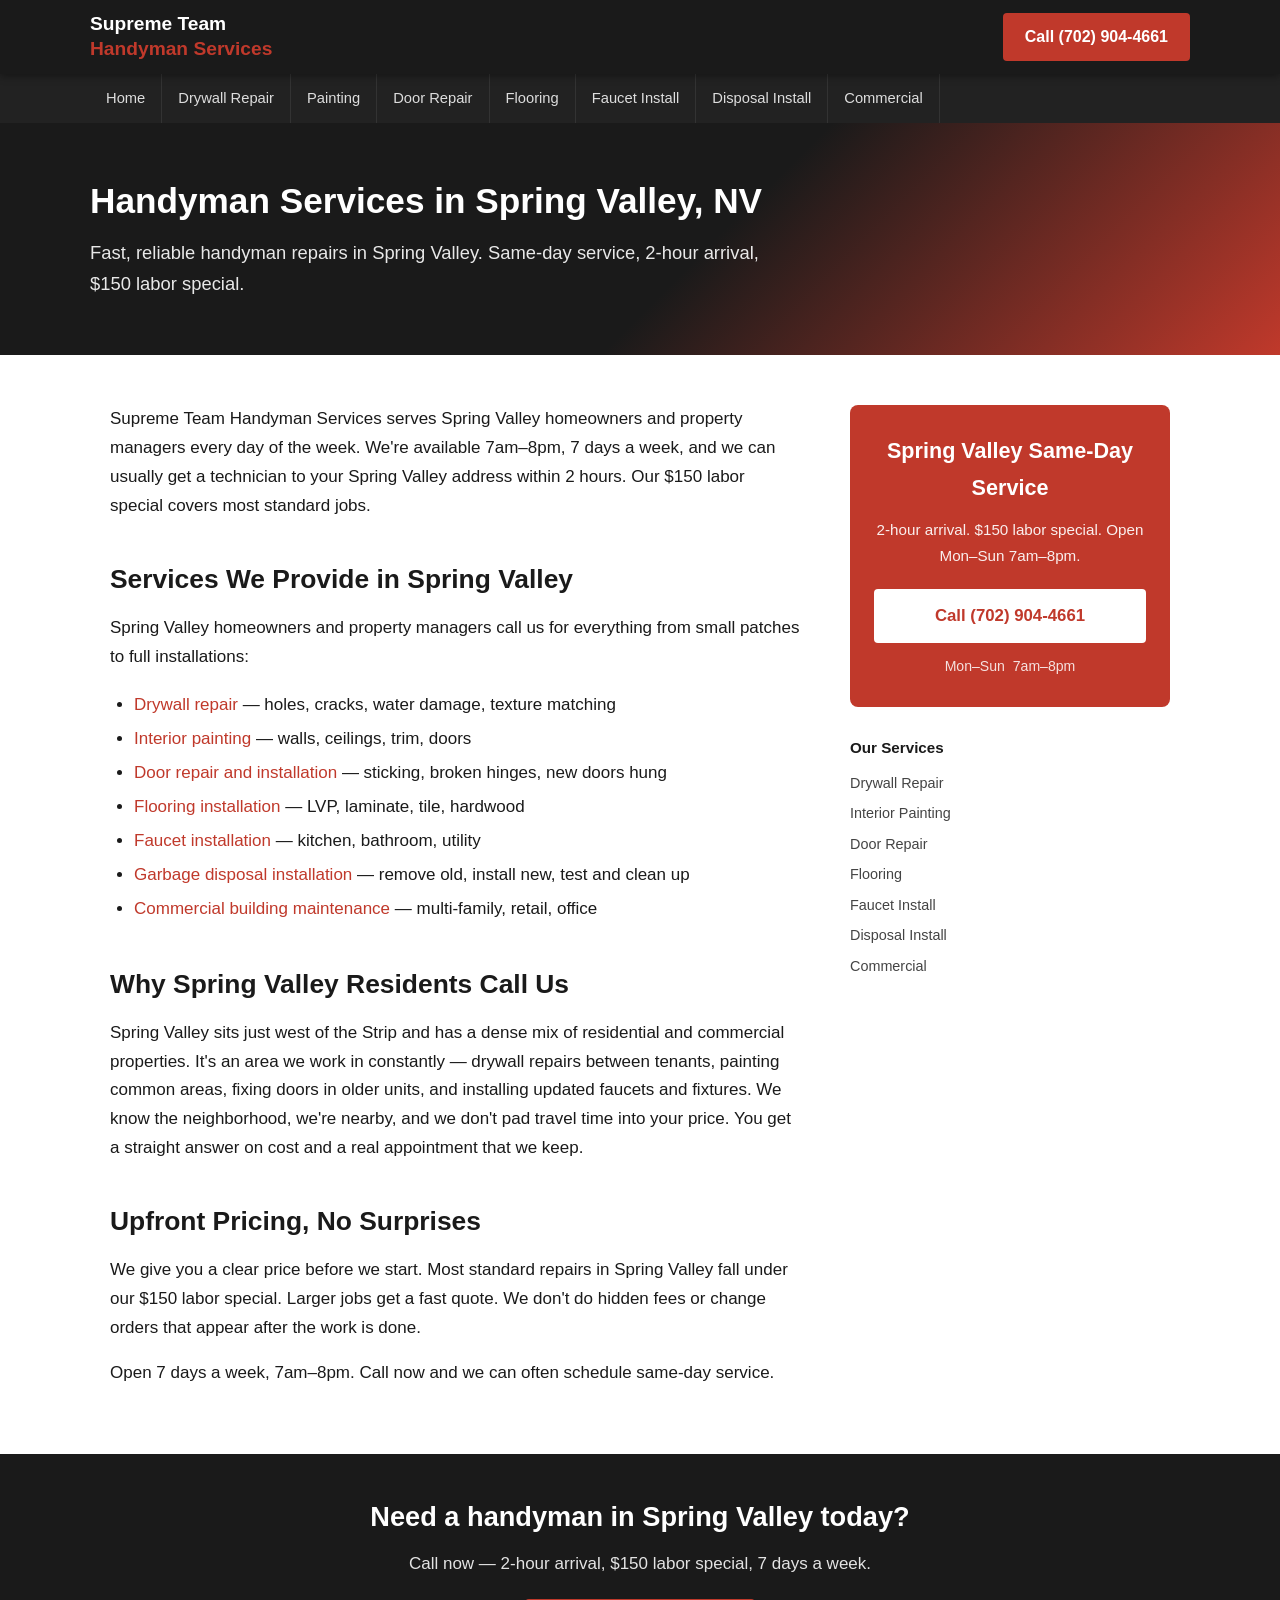
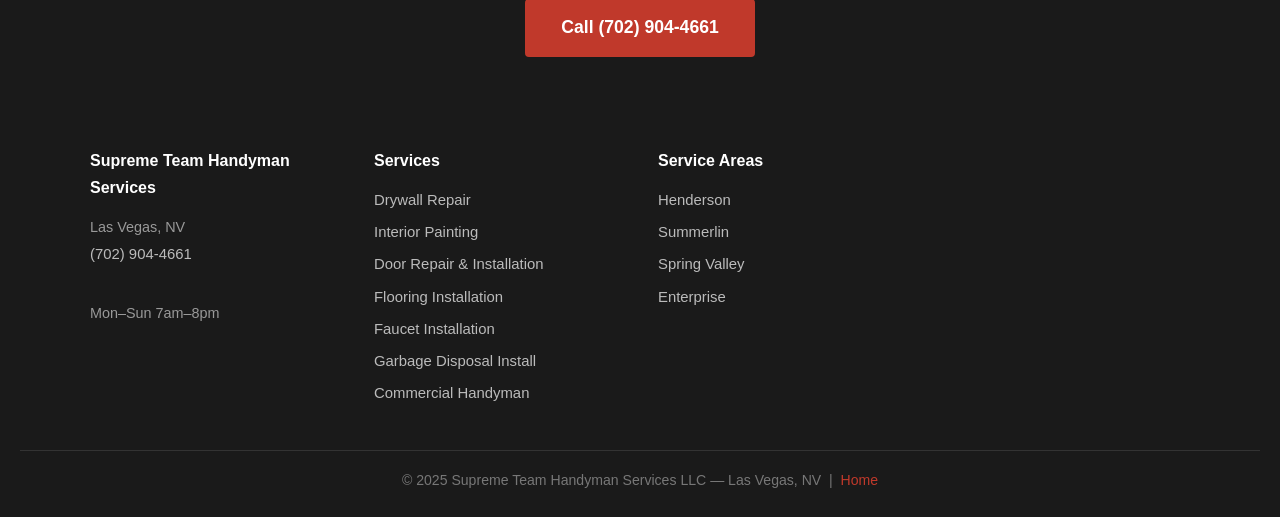
<file: spring-valley-handyman/index.html>
<!DOCTYPE html>
<html lang="en">
<head>
<meta charset="UTF-8">
<meta name="viewport" content="width=device-width, initial-scale=1.0">
<title>Handyman Services in Spring Valley, NV | Supreme Team</title>
<meta name="description" content="Supreme Team Handyman Services in Spring Valley, NV. Same-day repairs, 2-hour arrival, $150 labor special. Drywall, painting, flooring & more. Call (702) 904-4661.">
<meta name="robots" content="index, follow">
<link rel="canonical" href="https://www.supremeteamhandymanservices.com/spring-valley-handyman">
<link rel="icon" type="image/png" href="/favicon.png">
<link rel="stylesheet" href="/style.css">
<script type="application/ld+json">
{"@context":"https://schema.org","@type":"LocalBusiness","name":"Supreme Team Handyman Services","telephone":"(702) 904-4661","address":{"@type":"PostalAddress","addressLocality":"Spring Valley","addressRegion":"NV","addressCountry":"US"},"openingHours":"Mo-Su 07:00-20:00","priceRange":"$$","areaServed":{"@type":"City","name":"Spring Valley"}}
</script>
</head>
<body>
<header>
  <div class="header-inner">
    <div class="logo"><a href="/" style="color:#fff;">Supreme Team<br><span>Handyman Services</span></a></div>
    <a class="call-btn" href="tel:7029044661">Call (702) 904-4661</a>
  </div>
</header>
<nav aria-label="Services navigation">
  <div class="nav-inner">
    <a href="/">Home</a>
    <a href="/drywall-repair-las-vegas">Drywall Repair</a>
    <a href="/interior-painting-las-vegas">Painting</a>
    <a href="/door-repair-las-vegas">Door Repair</a>
    <a href="/flooring-las-vegas">Flooring</a>
    <a href="/faucet-installation-las-vegas">Faucet Install</a>
    <a href="/garbage-disposal-las-vegas">Disposal Install</a>
    <a href="/commercial-handyman-las-vegas">Commercial</a>
  </div>
</nav>
<div class="page-hero">
  <div class="page-hero-inner">
    <h1>Handyman Services in Spring Valley, NV</h1>
    <p class="tagline">Fast, reliable handyman repairs in Spring Valley. Same-day service, 2-hour arrival, $150 labor special.</p>
  </div>
</div>
<div class="content-wrap">
  <article>
    <p>Supreme Team Handyman Services serves Spring Valley homeowners and property managers every day of the week. We're available 7am–8pm, 7 days a week, and we can usually get a technician to your Spring Valley address within 2 hours. Our $150 labor special covers most standard jobs.</p>
    <h2>Services We Provide in Spring Valley</h2>
    <p>Spring Valley homeowners and property managers call us for everything from small patches to full installations:</p>
    <ul>
      <li><a href="/drywall-repair-las-vegas">Drywall repair</a> — holes, cracks, water damage, texture matching</li>
      <li><a href="/interior-painting-las-vegas">Interior painting</a> — walls, ceilings, trim, doors</li>
      <li><a href="/door-repair-las-vegas">Door repair and installation</a> — sticking, broken hinges, new doors hung</li>
      <li><a href="/flooring-las-vegas">Flooring installation</a> — LVP, laminate, tile, hardwood</li>
      <li><a href="/faucet-installation-las-vegas">Faucet installation</a> — kitchen, bathroom, utility</li>
      <li><a href="/garbage-disposal-las-vegas">Garbage disposal installation</a> — remove old, install new, test and clean up</li>
      <li><a href="/commercial-handyman-las-vegas">Commercial building maintenance</a> — multi-family, retail, office</li>
    </ul>
    <h2>Why Spring Valley Residents Call Us</h2>
    <p>Spring Valley sits just west of the Strip and has a dense mix of residential and commercial properties. It's an area we work in constantly — drywall repairs between tenants, painting common areas, fixing doors in older units, and installing updated faucets and fixtures. We know the neighborhood, we're nearby, and we don't pad travel time into your price. You get a straight answer on cost and a real appointment that we keep.</p>
    <h2>Upfront Pricing, No Surprises</h2>
    <p>We give you a clear price before we start. Most standard repairs in Spring Valley fall under our $150 labor special. Larger jobs get a fast quote. We don't do hidden fees or change orders that appear after the work is done.</p>
    <p>Open 7 days a week, 7am–8pm. Call now and we can often schedule same-day service.</p>
  </article>
  <aside class="sidebar">
    <div class="sidebar-card">
      <h3>Spring Valley Same-Day Service</h3>
      <p>2-hour arrival. $150 labor special. Open Mon–Sun 7am–8pm.</p>
      <a class="cta" href="tel:7029044661">Call (702) 904-4661</a>
      <div class="hours">Mon–Sun &nbsp;7am–8pm</div>
    </div>
    <div class="sidebar-links">
      <h4>Our Services</h4>
      <a href="/drywall-repair-las-vegas">Drywall Repair</a>
      <a href="/interior-painting-las-vegas">Interior Painting</a>
      <a href="/door-repair-las-vegas">Door Repair</a>
      <a href="/flooring-las-vegas">Flooring</a>
      <a href="/faucet-installation-las-vegas">Faucet Install</a>
      <a href="/garbage-disposal-las-vegas">Disposal Install</a>
      <a href="/commercial-handyman-las-vegas">Commercial</a>
    </div>
  </aside>
</div>
<div class="cta-strip">
  <h2>Need a handyman in Spring Valley today?</h2>
  <p>Call now — 2-hour arrival, $150 labor special, 7 days a week.</p>
  <a href="tel:7029044661">Call (702) 904-4661</a>
</div>
<footer>
  <div class="footer-inner">
    <div class="footer-col">
      <h4>Supreme Team Handyman Services</h4>
      <p style="font-size:.9rem;color:#999;line-height:1.8;">Las Vegas, NV<br><a href="tel:7029044661">(702) 904-4661</a><br>Mon–Sun 7am–8pm</p>
    </div>
    <div class="footer-col">
      <h4>Services</h4>
      <a href="/drywall-repair-las-vegas">Drywall Repair</a>
      <a href="/interior-painting-las-vegas">Interior Painting</a>
      <a href="/door-repair-las-vegas">Door Repair &amp; Installation</a>
      <a href="/flooring-las-vegas">Flooring Installation</a>
      <a href="/faucet-installation-las-vegas">Faucet Installation</a>
      <a href="/garbage-disposal-las-vegas">Garbage Disposal Install</a>
      <a href="/commercial-handyman-las-vegas">Commercial Handyman</a>
    </div>
    <div class="footer-col">
      <h4>Service Areas</h4>
      <a href="/henderson-handyman">Henderson</a>
      <a href="/summerlin-handyman">Summerlin</a>
      <a href="/spring-valley-handyman">Spring Valley</a>
      <a href="/enterprise-nv-handyman">Enterprise</a>
    </div>
  </div>
  <div class="footer-bottom">
    <p>&copy; 2025 Supreme Team Handyman Services LLC — Las Vegas, NV &nbsp;|&nbsp; <a href="/">Home</a></p>
  </div>
</footer>
</body>
</html>
</file>
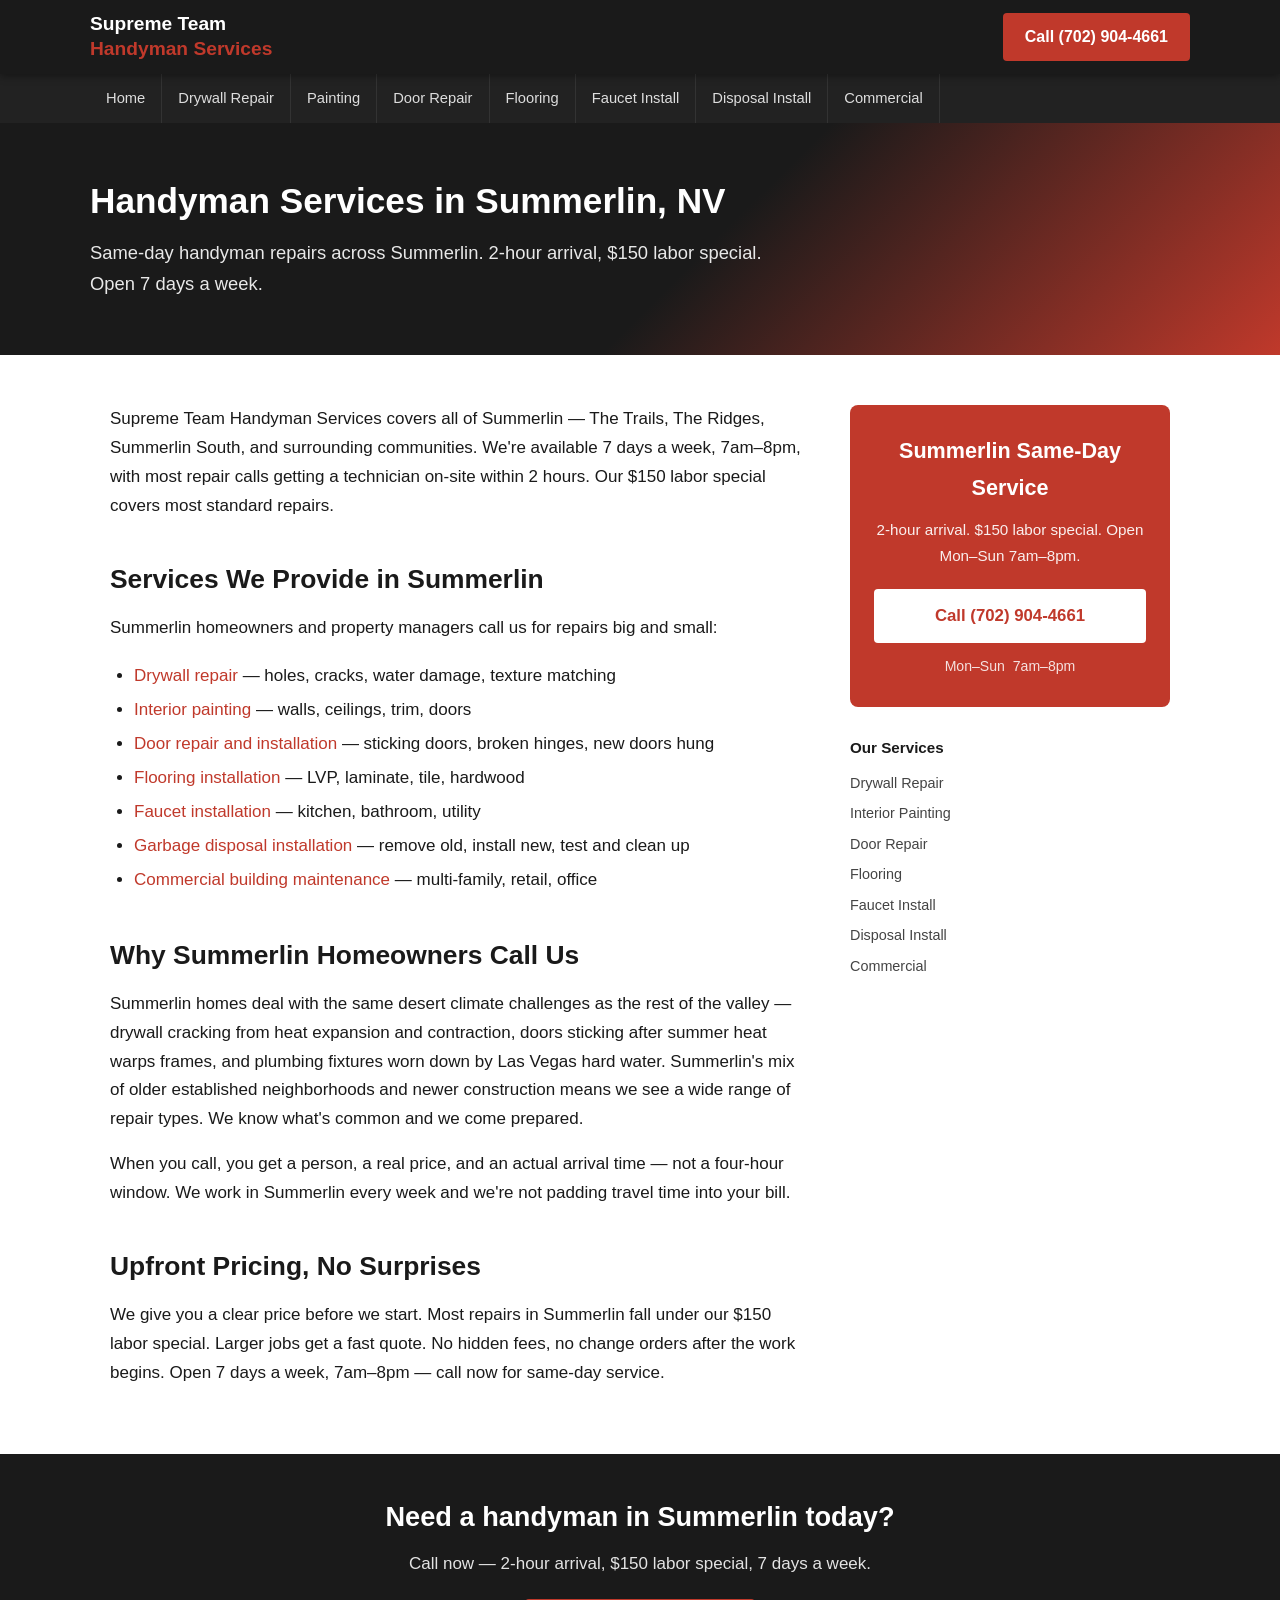
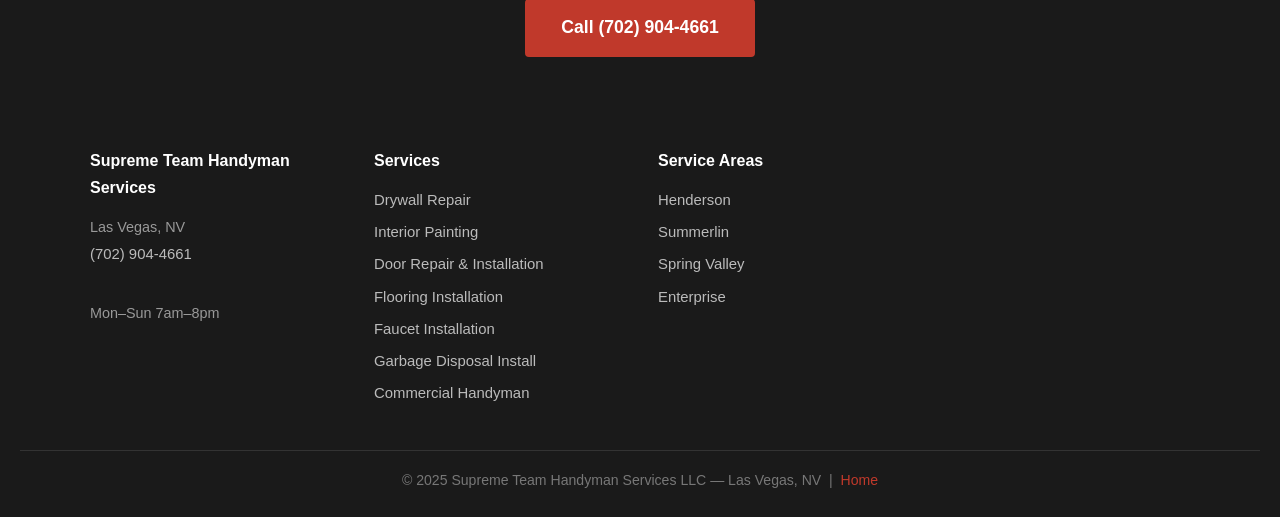
<file: summerlin-handyman/index.html>
<!DOCTYPE html>
<html lang="en">
<head>
<meta charset="UTF-8">
<meta name="viewport" content="width=device-width, initial-scale=1.0">
<title>Handyman Services in Summerlin, NV | Supreme Team</title>
<meta name="description" content="Supreme Team Handyman Services in Summerlin, NV. Same-day repairs, 2-hour arrival, $150 labor special. Drywall, painting, doors, flooring & more. Call (702) 904-4661.">
<meta name="robots" content="index, follow">
<link rel="canonical" href="https://www.supremeteamhandymanservices.com/summerlin-handyman">
<link rel="icon" type="image/png" href="/favicon.png">
<link rel="stylesheet" href="/style.css">
<script type="application/ld+json">
{"@context":"https://schema.org","@type":"LocalBusiness","name":"Supreme Team Handyman Services","telephone":"(702) 904-4661","address":{"@type":"PostalAddress","addressLocality":"Summerlin","addressRegion":"NV","addressCountry":"US"},"openingHours":"Mo-Su 07:00-20:00","priceRange":"$$","areaServed":{"@type":"City","name":"Summerlin"}}
</script>
</head>
<body>
<header>
  <div class="header-inner">
    <div class="logo"><a href="/" style="color:#fff;">Supreme Team<br><span>Handyman Services</span></a></div>
    <a class="call-btn" href="tel:7029044661">Call (702) 904-4661</a>
  </div>
</header>
<nav aria-label="Services navigation">
  <div class="nav-inner">
    <a href="/">Home</a>
    <a href="/drywall-repair-las-vegas">Drywall Repair</a>
    <a href="/interior-painting-las-vegas">Painting</a>
    <a href="/door-repair-las-vegas">Door Repair</a>
    <a href="/flooring-las-vegas">Flooring</a>
    <a href="/faucet-installation-las-vegas">Faucet Install</a>
    <a href="/garbage-disposal-las-vegas">Disposal Install</a>
    <a href="/commercial-handyman-las-vegas">Commercial</a>
  </div>
</nav>
<div class="page-hero">
  <div class="page-hero-inner">
    <h1>Handyman Services in Summerlin, NV</h1>
    <p class="tagline">Same-day handyman repairs across Summerlin. 2-hour arrival, $150 labor special. Open 7 days a week.</p>
  </div>
</div>
<div class="content-wrap">
  <article>
    <p>Supreme Team Handyman Services covers all of Summerlin — The Trails, The Ridges, Summerlin South, and surrounding communities. We're available 7 days a week, 7am–8pm, with most repair calls getting a technician on-site within 2 hours. Our $150 labor special covers most standard repairs.</p>
    <h2>Services We Provide in Summerlin</h2>
    <p>Summerlin homeowners and property managers call us for repairs big and small:</p>
    <ul>
      <li><a href="/drywall-repair-las-vegas">Drywall repair</a> — holes, cracks, water damage, texture matching</li>
      <li><a href="/interior-painting-las-vegas">Interior painting</a> — walls, ceilings, trim, doors</li>
      <li><a href="/door-repair-las-vegas">Door repair and installation</a> — sticking doors, broken hinges, new doors hung</li>
      <li><a href="/flooring-las-vegas">Flooring installation</a> — LVP, laminate, tile, hardwood</li>
      <li><a href="/faucet-installation-las-vegas">Faucet installation</a> — kitchen, bathroom, utility</li>
      <li><a href="/garbage-disposal-las-vegas">Garbage disposal installation</a> — remove old, install new, test and clean up</li>
      <li><a href="/commercial-handyman-las-vegas">Commercial building maintenance</a> — multi-family, retail, office</li>
    </ul>
    <h2>Why Summerlin Homeowners Call Us</h2>
    <p>Summerlin homes deal with the same desert climate challenges as the rest of the valley — drywall cracking from heat expansion and contraction, doors sticking after summer heat warps frames, and plumbing fixtures worn down by Las Vegas hard water. Summerlin's mix of older established neighborhoods and newer construction means we see a wide range of repair types. We know what's common and we come prepared.</p>
    <p>When you call, you get a person, a real price, and an actual arrival time — not a four-hour window. We work in Summerlin every week and we're not padding travel time into your bill.</p>
    <h2>Upfront Pricing, No Surprises</h2>
    <p>We give you a clear price before we start. Most repairs in Summerlin fall under our $150 labor special. Larger jobs get a fast quote. No hidden fees, no change orders after the work begins. Open 7 days a week, 7am–8pm — call now for same-day service.</p>
  </article>
  <aside class="sidebar">
    <div class="sidebar-card">
      <h3>Summerlin Same-Day Service</h3>
      <p>2-hour arrival. $150 labor special. Open Mon–Sun 7am–8pm.</p>
      <a class="cta" href="tel:7029044661">Call (702) 904-4661</a>
      <div class="hours">Mon–Sun &nbsp;7am–8pm</div>
    </div>
    <div class="sidebar-links">
      <h4>Our Services</h4>
      <a href="/drywall-repair-las-vegas">Drywall Repair</a>
      <a href="/interior-painting-las-vegas">Interior Painting</a>
      <a href="/door-repair-las-vegas">Door Repair</a>
      <a href="/flooring-las-vegas">Flooring</a>
      <a href="/faucet-installation-las-vegas">Faucet Install</a>
      <a href="/garbage-disposal-las-vegas">Disposal Install</a>
      <a href="/commercial-handyman-las-vegas">Commercial</a>
    </div>
  </aside>
</div>
<div class="cta-strip">
  <h2>Need a handyman in Summerlin today?</h2>
  <p>Call now — 2-hour arrival, $150 labor special, 7 days a week.</p>
  <a href="tel:7029044661">Call (702) 904-4661</a>
</div>
<footer>
  <div class="footer-inner">
    <div class="footer-col"><h4>Supreme Team Handyman Services</h4><p style="font-size:.9rem;color:#999;line-height:1.8;">Las Vegas, NV<br><a href="tel:7029044661">(702) 904-4661</a><br>Mon–Sun 7am–8pm</p></div>
    <div class="footer-col"><h4>Services</h4><a href="/drywall-repair-las-vegas">Drywall Repair</a><a href="/interior-painting-las-vegas">Interior Painting</a><a href="/door-repair-las-vegas">Door Repair &amp; Installation</a><a href="/flooring-las-vegas">Flooring Installation</a><a href="/faucet-installation-las-vegas">Faucet Installation</a><a href="/garbage-disposal-las-vegas">Garbage Disposal Install</a><a href="/commercial-handyman-las-vegas">Commercial Handyman</a></div>
    <div class="footer-col"><h4>Service Areas</h4><a href="/henderson-handyman">Henderson</a><a href="/summerlin-handyman">Summerlin</a><a href="/spring-valley-handyman">Spring Valley</a><a href="/enterprise-nv-handyman">Enterprise</a></div>
  </div>
  <div class="footer-bottom"><p>&copy; 2025 Supreme Team Handyman Services LLC — Las Vegas, NV &nbsp;|&nbsp; <a href="/">Home</a></p></div>
</footer>
</body>
</html>
</file>
<file: style.css>
/* Supreme Team Handyman Services — Shared Stylesheet */
*, *::before, *::after { box-sizing: border-box; margin: 0; padding: 0; }

:root {
  --red: #c0392b;
  --dark: #1a1a1a;
  --gray: #444;
  --light: #f5f5f5;
  --white: #fff;
  --max: 1100px;
}

body {
  font-family: 'Segoe UI', Arial, sans-serif;
  font-size: 17px;
  line-height: 1.7;
  color: var(--dark);
  background: var(--white);
}

a { color: var(--red); text-decoration: none; }
a:hover { text-decoration: underline; }

/* HEADER */
header {
  background: var(--dark);
  color: var(--white);
  padding: 0 20px;
  position: sticky;
  top: 0;
  z-index: 100;
  box-shadow: 0 2px 8px rgba(0,0,0,.4);
}
.header-inner {
  max-width: var(--max);
  margin: 0 auto;
  display: flex;
  align-items: center;
  justify-content: space-between;
  flex-wrap: wrap;
  gap: 10px;
  padding: 12px 0;
}
.logo { font-size: 1.2rem; font-weight: 700; color: var(--white); line-height: 1.3; }
.logo span { color: var(--red); }
.call-btn {
  background: var(--red);
  color: var(--white) !important;
  padding: 10px 22px;
  border-radius: 4px;
  font-weight: 700;
  font-size: 1rem;
  white-space: nowrap;
}
.call-btn:hover { background: #a93226; text-decoration: none; }

/* NAV */
nav { background: #222; }
.nav-inner {
  max-width: var(--max);
  margin: 0 auto;
  display: flex;
  flex-wrap: wrap;
}
nav a {
  color: #ddd;
  padding: 12px 16px;
  font-size: 0.92rem;
  display: block;
  border-right: 1px solid #333;
}
nav a:hover, nav a.active { background: var(--red); color: var(--white); text-decoration: none; }

/* PAGE HERO */
.page-hero {
  background: linear-gradient(135deg, #1a1a1a 55%, #c0392b 100%);
  color: var(--white);
  padding: 56px 20px;
}
.page-hero-inner { max-width: var(--max); margin: 0 auto; }
.page-hero h1 { font-size: 2.2rem; line-height: 1.25; margin-bottom: 14px; }
.page-hero .tagline { font-size: 1.15rem; opacity: .9; max-width: 680px; }

/* MAIN CONTENT */
.content-wrap {
  max-width: var(--max);
  margin: 0 auto;
  padding: 50px 20px;
  display: grid;
  grid-template-columns: 1fr 320px;
  gap: 48px;
  align-items: start;
}
@media (max-width: 800px) {
  .content-wrap { grid-template-columns: 1fr; }
  .sidebar { order: -1; }
}

/* ARTICLE */
article h2 {
  font-size: 1.65rem;
  margin: 36px 0 12px;
  color: var(--dark);
}
article h2:first-child { margin-top: 0; }
article p { margin-bottom: 16px; }
article ul {
  margin: 10px 0 18px 24px;
  line-height: 2;
}
article ol {
  margin: 10px 0 18px 24px;
  line-height: 2;
}

/* SIDEBAR */
.sidebar-card {
  background: var(--red);
  color: var(--white);
  border-radius: 8px;
  padding: 28px 24px;
  text-align: center;
  position: sticky;
  top: 80px;
}
.sidebar-card h3 { font-size: 1.35rem; margin-bottom: 10px; }
.sidebar-card p { font-size: 0.95rem; opacity: .92; margin-bottom: 20px; }
.sidebar-card a.cta {
  background: var(--white);
  color: var(--red);
  padding: 13px 28px;
  border-radius: 4px;
  font-weight: 700;
  font-size: 1.05rem;
  display: block;
  margin-bottom: 12px;
}
.sidebar-card a.cta:hover { opacity: .9; text-decoration: none; }
.sidebar-card .hours { font-size: 0.88rem; opacity: .85; }
.sidebar-links { margin-top: 28px; }
.sidebar-links h4 { font-size: 0.95rem; color: var(--dark); margin-bottom: 10px; font-weight: 700; }
.sidebar-links a { display: block; font-size: 0.9rem; color: var(--gray); margin-bottom: 6px; }

/* PHOTO PLACEHOLDER */
.photo-placeholder {
  background: #ddd;
  border-radius: 6px;
  display: flex;
  align-items: center;
  justify-content: center;
  color: #888;
  font-size: 0.85rem;
  text-align: center;
  padding: 14px;
  margin: 24px 0;
}
.photo-placeholder.tall { height: 280px; }
.photo-placeholder.short { height: 200px; }
article img {
  width: 100%;
  border-radius: 6px;
  display: block;
  margin: 24px 0;
}

/* CTA STRIP */
.cta-strip {
  background: var(--dark);
  color: var(--white);
  padding: 40px 20px;
  text-align: center;
}
.cta-strip h2 { font-size: 1.7rem; margin-bottom: 10px; }
.cta-strip p { margin-bottom: 20px; opacity: .88; }
.cta-strip a {
  background: var(--red);
  color: var(--white);
  padding: 14px 36px;
  border-radius: 4px;
  font-weight: 700;
  font-size: 1.1rem;
  display: inline-block;
}
.cta-strip a:hover { background: #a93226; text-decoration: none; }

/* SERVICE AREA TAGS */
.area-list { display: flex; flex-wrap: wrap; gap: 10px; margin-top: 14px; }
.area-tag {
  background: #eee;
  border-radius: 20px;
  padding: 5px 16px;
  font-size: 0.9rem;
}

/* FOOTER */
footer { background: var(--dark); color: #bbb; padding: 50px 20px 24px; }
.footer-inner {
  max-width: var(--max);
  margin: 0 auto;
  display: grid;
  grid-template-columns: repeat(auto-fill, minmax(200px, 1fr));
  gap: 36px;
  margin-bottom: 36px;
}
.footer-col h4 { color: var(--white); font-size: 1rem; margin-bottom: 14px; }
.footer-col a { color: #bbb; display: block; margin-bottom: 7px; font-size: 0.93rem; }
.footer-col a:hover { color: var(--white); text-decoration: none; }
.footer-bottom {
  border-top: 1px solid #333;
  padding-top: 18px;
  text-align: center;
  font-size: 0.88rem;
  color: #777;
}

@media (max-width: 600px) {
  .page-hero h1 { font-size: 1.6rem; }
  nav a { padding: 10px 11px; font-size: 0.82rem; }
}
</file>
